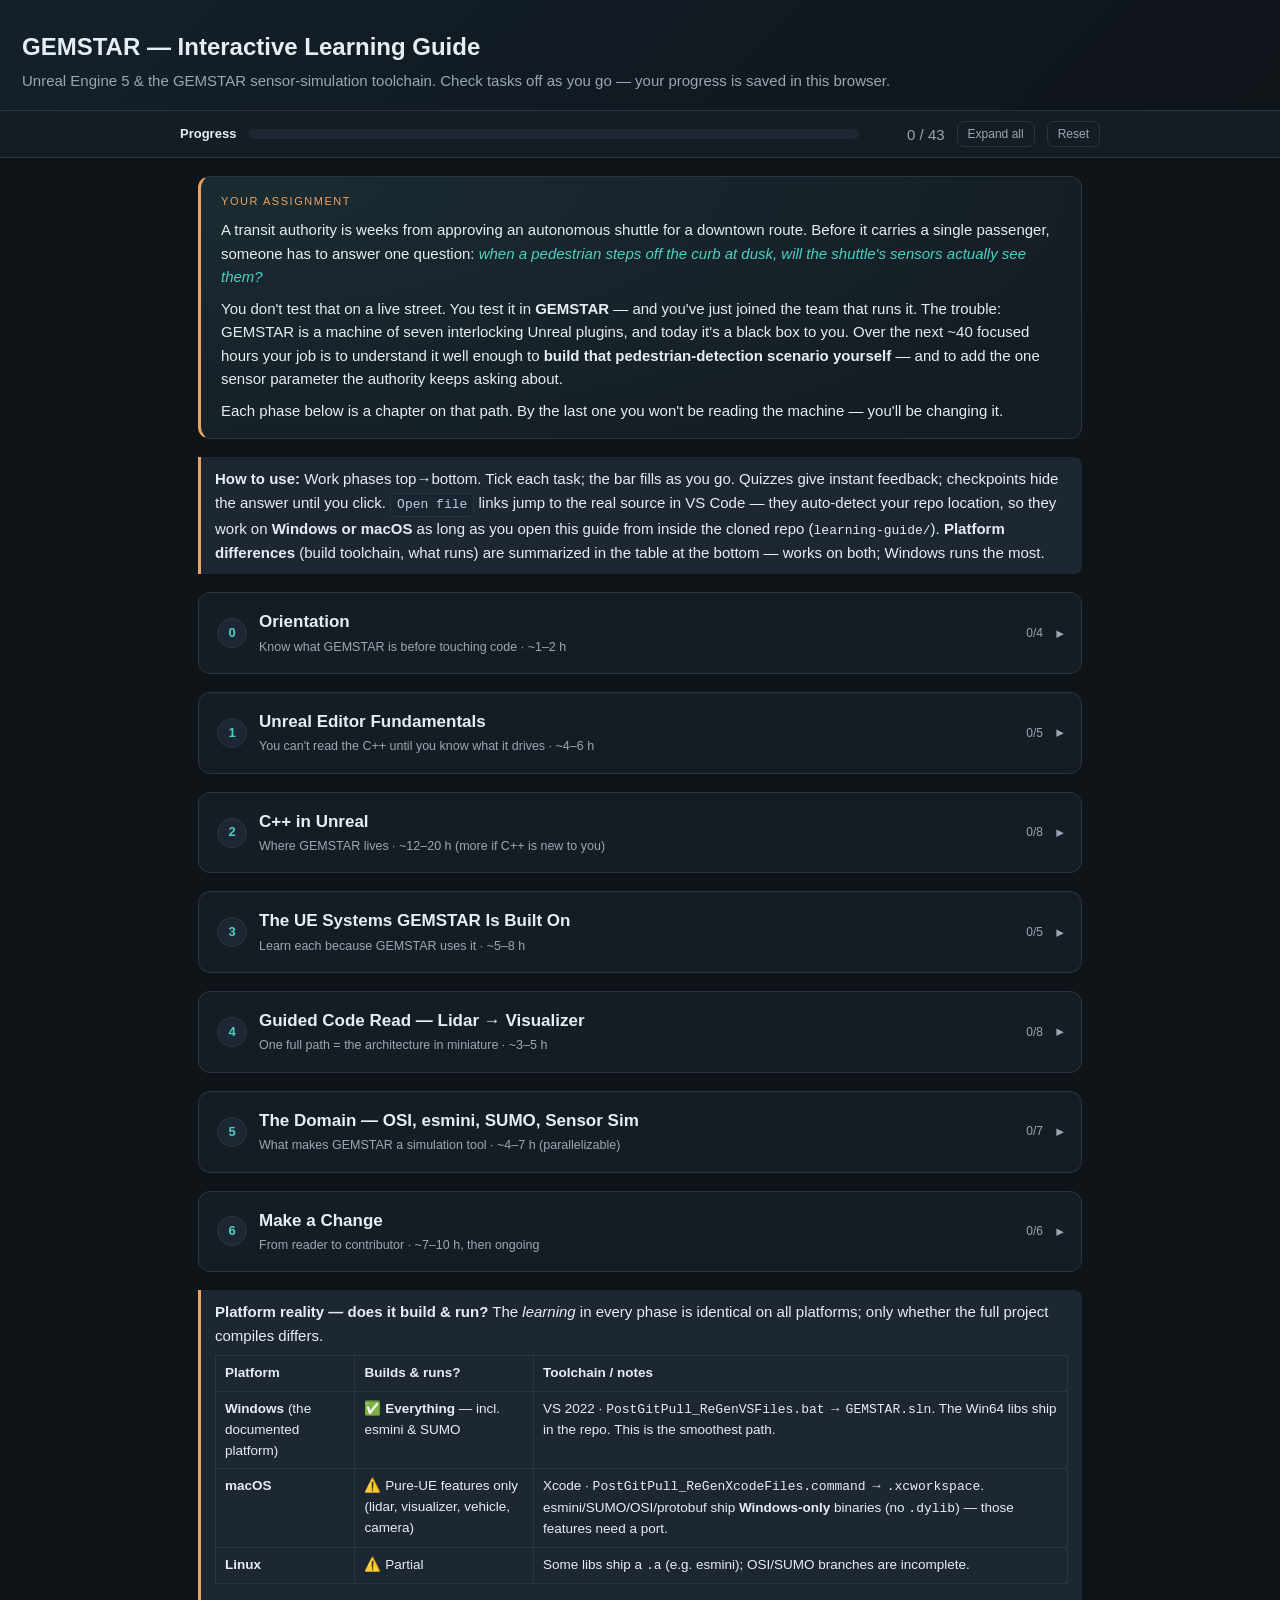
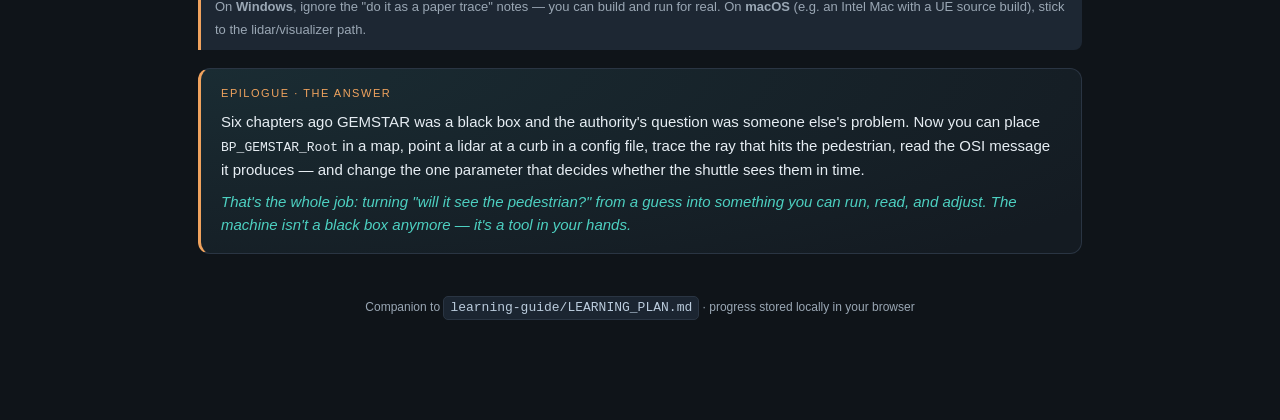
<file: index.html>
<!DOCTYPE html>
<html lang="en">
<head>
<meta charset="utf-8">
<meta name="viewport" content="width=device-width, initial-scale=1">
<title>GEMSTAR · Interactive Learning Guide</title>
<style>
  :root{
    --bg:#0f1419; --panel:#161c24; --panel2:#1d2733; --ink:#e6edf3; --muted:#9aa7b4;
    --accent:#4dd0c1; --accent2:#f0a35e; --line:#2a3543; --ok:#3fb950; --bad:#f85149;
    --code:#1b2531;
  }
  *{box-sizing:border-box}
  html{scroll-behavior:smooth}
  body{margin:0;font:15px/1.55 -apple-system,BlinkMacSystemFont,"Segoe UI",Roboto,sans-serif;
       background:var(--bg);color:var(--ink)}
  a{color:var(--accent)}
  header.hero{padding:28px 22px 18px;background:linear-gradient(135deg,#13202b,#0f1419);
       border-bottom:1px solid var(--line)}
  header.hero h1{margin:0 0 4px;font-size:24px}
  header.hero p{margin:0;color:var(--muted)}
  .wrap{max-width:920px;margin:0 auto;padding:0 18px 80px}

  /* progress */
  .progressbar{position:sticky;top:0;z-index:20;background:var(--panel);
       border-bottom:1px solid var(--line);padding:10px 18px}
  .progressbar .inner{max-width:920px;margin:0 auto;display:flex;align-items:center;gap:12px}
  .bar{flex:1;height:10px;background:var(--panel2);border-radius:6px;overflow:hidden}
  .bar > span{display:block;height:100%;width:0;background:linear-gradient(90deg,var(--accent),var(--accent2));
       transition:width .3s ease}
  .pct{font-variant-numeric:tabular-nums;color:var(--muted);min-width:74px;text-align:right}
  button.reset{background:transparent;border:1px solid var(--line);color:var(--muted);
       border-radius:7px;padding:5px 10px;cursor:pointer;font-size:12px}
  button.reset:hover{color:var(--ink);border-color:var(--accent)}

  /* phase cards */
  .phase{background:var(--panel);border:1px solid var(--line);border-radius:12px;margin:18px 0;overflow:hidden}
  .phase > .head{display:flex;align-items:center;gap:12px;padding:16px 18px;cursor:pointer;user-select:none}
  .phase > .head:hover{background:var(--panel2)}
  .phase .num{flex:0 0 auto;width:30px;height:30px;border-radius:50%;display:grid;place-items:center;
       background:var(--panel2);border:1px solid var(--line);font-weight:700;font-size:13px;color:var(--accent)}
  .phase .titles{flex:1}
  .phase .titles h2{margin:0;font-size:17px}
  .phase .titles .sub{color:var(--muted);font-size:12.5px;margin-top:2px}
  .phase .donecount{font-size:12px;color:var(--muted);font-variant-numeric:tabular-nums}
  .phase .chev{transition:transform .2s;color:var(--muted)}
  .phase.collapsed .chev{transform:rotate(-90deg)}
  .phase.collapsed .body{display:none}
  .body{padding:4px 18px 18px;border-top:1px solid var(--line)}
  .phase.done .num{background:var(--ok);color:#06210e;border-color:var(--ok)}

  h3.kicker{font-size:12px;letter-spacing:.08em;text-transform:uppercase;color:var(--accent2);
       margin:18px 0 8px}
  ul.tasks{list-style:none;padding:0;margin:8px 0}
  ul.tasks li{display:flex;gap:10px;align-items:flex-start;padding:7px 0;border-bottom:1px dashed var(--line)}
  ul.tasks li:last-child{border-bottom:0}
  ul.tasks input{margin-top:3px;width:17px;height:17px;accent-color:var(--accent);cursor:pointer;flex:0 0 auto}
  ul.tasks label{cursor:pointer}
  ul.tasks li.checked label{color:var(--muted);text-decoration:line-through}

  code,.path{font-family:ui-monospace,SFMono-Regular,Menlo,monospace;font-size:13px}
  .path{background:var(--code);border:1px solid var(--line);border-radius:5px;padding:1px 6px;
       color:#bcd; text-decoration:none; display:inline-block}
  a.path:hover{border-color:var(--accent);color:var(--accent)}
  pre{background:var(--code);border:1px solid var(--line);border-radius:9px;padding:12px 14px;
       overflow:auto;font-size:12.5px;line-height:1.5}
  table{border-collapse:collapse;width:100%;margin:10px 0;font-size:13.5px}
  th,td{border:1px solid var(--line);padding:7px 9px;text-align:left;vertical-align:top}
  th{background:var(--panel2)}

  .note{border-left:3px solid var(--accent2);background:var(--panel2);padding:10px 14px;border-radius:0 8px 8px 0;margin:12px 0}
  .note.warn{border-left-color:var(--bad)}

  /* quiz */
  .quiz{background:var(--panel2);border:1px solid var(--line);border-radius:10px;padding:14px 16px;margin:14px 0}
  .quiz .q{font-weight:600;margin-bottom:8px}
  .quiz .opt{display:block;width:100%;text-align:left;background:var(--code);border:1px solid var(--line);
       color:var(--ink);border-radius:8px;padding:9px 12px;margin:6px 0;cursor:pointer;font-size:13.5px}
  .quiz .opt:hover{border-color:var(--accent)}
  .quiz .opt.correct{border-color:var(--ok);background:#11261a}
  .quiz .opt.wrong{border-color:var(--bad);background:#2a1414}
  .quiz .fb{font-size:13px;margin-top:8px;min-height:18px}
  .quiz .fb.ok{color:var(--ok)} .quiz .fb.no{color:var(--bad)}

  /* reveal */
  details.reveal{background:var(--code);border:1px solid var(--line);border-radius:9px;padding:0 14px;margin:12px 0}
  details.reveal summary{cursor:pointer;padding:11px 0;font-weight:600;color:var(--accent)}
  details.reveal[open]{padding-bottom:12px}
  .tag{display:inline-block;font-size:11px;color:var(--muted);border:1px solid var(--line);
       border-radius:20px;padding:1px 9px;margin-left:6px}

  /* video links */
  a.vid{display:flex;align-items:center;gap:11px;text-decoration:none;background:var(--code);
       border:1px solid var(--line);border-radius:9px;padding:9px 12px;margin:6px 0;color:var(--ink)}
  a.vid:hover{border-color:var(--accent2)}
  a.vid .play{flex:0 0 auto;width:27px;height:27px;border-radius:50%;display:grid;place-items:center;
       background:#c4302b;color:#fff;font-size:11px}
  a.vid .meta{flex:1;min-width:0}
  a.vid .meta b{display:block;font-size:13.5px}
  a.vid .meta span{font-size:11.5px;color:var(--muted)}
  a.vid .src{font-size:10.5px;color:var(--muted);border:1px solid var(--line);border-radius:20px;
       padding:1px 8px;flex:0 0 auto;white-space:nowrap}

  /* walkthrough button */
  a.walk{display:inline-flex;align-items:center;gap:8px;text-decoration:none;margin:10px 0 4px;
       background:linear-gradient(135deg,#1c3a39,#16252b);border:1px solid var(--accent);
       color:var(--accent);border-radius:9px;padding:9px 14px;font-size:13.5px;font-weight:600}
  a.walk:hover{background:linear-gradient(135deg,#23514e,#1a2d34)}
  a.walk .arrow{font-size:16px}

  /* story */
  .story{background:radial-gradient(120% 140% at 0% 0%,#1a2c33,#141b22);border:1px solid var(--line);
       border-left:3px solid var(--accent2);border-radius:12px;padding:16px 20px;margin:18px 0}
  .story .label{font-size:11px;letter-spacing:.14em;text-transform:uppercase;color:var(--accent2);margin-bottom:8px}
  .story p{margin:0 0 9px}
  .story p:last-child{margin-bottom:0}
  .story .q{color:var(--accent);font-style:italic}
  .chapter{border-left:3px solid var(--accent);background:var(--panel2);border-radius:0 8px 8px 0;
       padding:10px 14px;margin:2px 0 14px;font-size:14px}
  .chapter .ch{display:block;font-size:11px;letter-spacing:.1em;text-transform:uppercase;color:var(--accent);
       margin-bottom:3px;font-weight:700}
  .chapter .beat{color:var(--ink)}
  .chapter .arc{color:var(--muted);font-style:italic}
  footer{color:var(--muted);font-size:12px;text-align:center;padding:24px}
</style>
</head>
<body>
<header class="hero">
  <h1>GEMSTAR — Interactive Learning Guide</h1>
  <p>Unreal Engine 5 &amp; the GEMSTAR sensor-simulation toolchain. Check tasks off as you go — your progress is saved in this browser.</p>
</header>

<div class="progressbar">
  <div class="inner">
    <strong style="font-size:13px">Progress</strong>
    <div class="bar"><span id="barfill"></span></div>
    <span class="pct" id="pct">0 / 0</span>
    <button class="reset" id="toggleAllBtn">Expand all</button>
    <button class="reset" id="resetBtn">Reset</button>
  </div>
</div>

<div class="wrap">

  <div class="story">
    <div class="label">Your assignment</div>
    <p>A transit authority is weeks from approving an autonomous shuttle for a downtown route. Before it carries a
    single passenger, someone has to answer one question: <span class="q">when a pedestrian steps off the curb at dusk,
    will the shuttle's sensors actually see them?</span></p>
    <p>You don't test that on a live street. You test it in <b>GEMSTAR</b> — and you've just joined the team that runs it.
    The trouble: GEMSTAR is a machine of seven interlocking Unreal plugins, and today it's a black box to you. Over the
    next ~40 focused hours your job is to understand it well enough to <b>build that pedestrian-detection scenario
    yourself</b> — and to add the one sensor parameter the authority keeps asking about.</p>
    <p>Each phase below is a chapter on that path. By the last one you won't be reading the machine — you'll be changing it.</p>
  </div>

  <div class="note">
    <strong>How to use:</strong> Work phases top→bottom. Tick each task; the bar fills as you go.
    Quizzes give instant feedback; checkpoints hide the answer until you click.
    <span class="path">Open file</span> links jump to the real source in VS Code — they auto-detect your repo location, so they
    work on <b>Windows or macOS</b> as long as you open this guide from inside the cloned repo (<code>learning-guide/</code>).
    <b>Platform differences</b> (build toolchain, what runs) are summarized in the table at the bottom — works on both;
    Windows runs the most.
  </div>

  <!-- ============ PHASE 0 ============ -->
  <section class="phase collapsed" data-id="p0">
    <div class="head">
      <div class="num">0</div>
      <div class="titles"><h2>Orientation</h2><div class="sub">Know what GEMSTAR is before touching code · ~1–2 h</div></div>
      <span class="donecount"></span><span class="chev">▾</span>
    </div>
    <div class="body">
      <div class="chapter"><span class="ch">Chapter 0 · The Black Box</span><span class="beat">You're handed GEMSTAR and the authority's question. Before you can answer it, you need the <span class="arc">shape of the machine</span> — what the seven plugins are, and how data flows from a simulator to a sensor to a log.</span></div>
      <h3 class="kicker">Goal</h3>
      <p>Understand what GEMSTAR is and how its pieces relate. It is <strong>not a game</strong> — it's a set of
      Unreal Engine plugins for sensor &amp; traffic simulation, glued together by one shared interfaces plugin,
      configured by <code>.ini</code> files, communicating via <strong>OSI</strong> messages.</p>

      <h3 class="kicker">Tasks</h3>
      <ul class="tasks">
        <li><input type="checkbox"><label>Read <a class="path" data-file="README.md" href="../README.md">README.md</a> end to end</label></li>
        <li><input type="checkbox"><label>Open <a class="path" data-file="GEMSTAR_Architecture.drawio" href="../GEMSTAR_Architecture.drawio">GEMSTAR_Architecture.drawio</a> (drawio extension or app.diagrams.net)</label></li>
        <li><input type="checkbox"><label>Skim the plugin list in <a class="path" data-file="GEMSTAR.uproject" href="../GEMSTAR.uproject">GEMSTAR.uproject</a> — 7 GameFeature plugins + GEMSTAR_Interfaces</label></li>
        <li><input type="checkbox"><label>Study the data-flow diagram below until you can redraw it</label></li>
      </ul>

      <h3 class="kicker">Data flow (the whole system in one picture)</h3>
<pre>esmini / SUMO ──vehicle state──▶ AEsminiManager / ASUMOManager
                                       │ (IVehicleDataDispatcher)
                                       ▼
                                AVehicleManager ─▶ spawns/updates Chaos vehicles
SUMO ──traffic lights──▶ (ITrafficLightDataDispatcher) ─▶ traffic light actors

Camera / Lidar managers ─spawn sensors─▶ images / raycast point clouds
                                       │ (ISensorDataUpdate)
                       ┌───────────────┴───────────────┐
                       ▼                                ▼
                 ALogManager                     AVisualizerManager
        (OSI GroundTruth + SensorView           (renders point cloud
         → binary trace in Output/)              in the viewport)

AGEMSTARRoot ─ orchestrates all managers via IGEMSTARManager + DefaultGemstar.ini</pre>

      <div class="quiz" data-answer="1">
        <div class="q">Which statement best describes GEMSTAR's architecture?</div>
        <button class="opt">A single monolithic game module with everything inside.</button>
        <button class="opt">Feature plugins that depend only on a shared interfaces plugin, never on each other.</button>
        <button class="opt">Each plugin directly calls every other plugin's classes.</button>
        <div class="fb"></div>
      </div>

      <details class="reveal"><summary>Checkpoint — reveal model answer</summary>
        Simulators (esmini/SUMO) <em>produce</em> vehicle &amp; traffic-light data through dispatchers;
        consumers (vehicle manager, logger, visualizer) <em>subscribe</em> via update interfaces. Sensors
        (camera/lidar) produce sensor data that the logger writes as OSI traces and the visualizer renders.
        <code>AGEMSTARRoot</code> reads <code>DefaultGemstar.ini</code> and wires it all together. Plugins
        couple only to <code>gemstar_interfaces</code>.
      </details>
    </div>
  </section>

  <!-- ============ PHASE 1 ============ -->
  <section class="phase collapsed" data-id="p1">
    <div class="head">
      <div class="num">1</div>
      <div class="titles"><h2>Unreal Editor Fundamentals</h2><div class="sub">You can't read the C++ until you know what it drives · ~4–6 h</div></div>
      <span class="donecount"></span><span class="chev">▾</span>
    </div>
    <div class="body">
      <div class="chapter"><span class="ch">Chapter 1 · Learning to See</span><span class="beat">You can't read a machine's mind before you've walked its world. Open the editor, place objects, press play — <span class="arc">learn what the C++ is actually driving</span> before you read a line of it.</span></div>
      <h3 class="kicker">Concepts</h3>
      <p>Actors · Components · Level/World · the game loop (<code>Tick</code>) · Blueprints · Content Browser ·
      maps (<code>.umap</code>) · DataTables · Play-In-Editor (PIE) · Output Log · console (<code>~</code>).</p>
      <h3 class="kicker">Resources</h3>
      <ul class="tasks">
        <li><input type="checkbox"><label>Epic — “Your First Hour in Unreal Engine” (dev.epicgames.com/learning)</label></li>
        <li><input type="checkbox"><label>Epic — “Understanding the Basics” docs</label></li>
      </ul>
      <h3 class="kicker">▶ Watch</h3>
      <a class="vid" target="_blank" rel="noopener" href="https://dev.epicgames.com/community/learning/courses/3ke/your-first-hour-in-unreal-engine-5-2">
        <span class="play">▶</span>
        <span class="meta"><b>Your First Hour in Unreal Engine</b><span>Epic's official hands-on video course — build a small game, learn the editor end to end. The single best practical starting point.</span></span>
        <span class="src">Epic · course</span>
      </a>
      <h3 class="kicker">Exercises (in a scratch project, not GEMSTAR)</h3>
      <a class="walk" href="exercises/phase1.html"><span class="arrow">▸</span> Open step-by-step walkthrough (3 exercises, full instructions)</a>
      <ul class="tasks">
        <li><input type="checkbox"><label>New empty Blueprint project; make a cube rotate via Blueprint</label></li>
        <li><input type="checkbox"><label>Blueprint Actor that logs on <code>BeginPlay</code> and every <code>Tick</code></label></li>
        <li><input type="checkbox"><label>Make a DataTable and read a row in Blueprint (vehicle feature uses this pattern)</label></li>
      </ul>
      <div class="quiz" data-answer="0">
        <div class="q">An Actor vs a Component?</div>
        <button class="opt">An Actor is placeable in a level; Components are attached to Actors to add behavior/data.</button>
        <button class="opt">They're identical; the words are interchangeable.</button>
        <button class="opt">A Component is placeable in a level; Actors only live inside Components.</button>
        <div class="fb"></div>
      </div>
      <details class="reveal"><summary>Checkpoint — reveal</summary>
        <code>BeginPlay</code> runs once when play starts (init); <code>Tick</code> runs every frame
        (per-frame updates). Simulator managers step their sims in <code>Tick</code>.
      </details>
    </div>
  </section>

  <!-- ============ PHASE 2 ============ -->
  <section class="phase collapsed" data-id="p2">
    <div class="head">
      <div class="num">2</div>
      <div class="titles"><h2>C++ in Unreal</h2><div class="sub">Where GEMSTAR lives · ~12–20 h (more if C++ is new to you)</div></div>
      <span class="donecount"></span><span class="chev">▾</span>
    </div>
    <div class="body">
      <div class="chapter"><span class="ch">Chapter 2 · The Contracts</span><span class="beat">GEMSTAR's parts are strangers to each other — they cooperate only through written <span class="arc">contracts</span> (interfaces). Learn the language those contracts are written in and you can read any of them.</span></div>
      <h3 class="kicker">Concepts (UE-specific, not plain C++)</h3>
      <p>Reflection macros <code>UCLASS / UPROPERTY / UFUNCTION / USTRUCT / UENUM</code> · garbage collection &amp;
      <code>UObject</code> ownership · Actor lifecycle in C++ · <strong>UInterfaces</strong> (the central pattern here) ·
      <strong>spawning &amp; casting</strong> (<code>SpawnActor</code>, <code>Cast&lt;&gt;</code>, <code>GetOwner</code>,
      <code>UActorComponent</code> — the building blocks of GEMSTAR's loader pattern, exercised hands-on in Phase 3) ·
      modules &amp; <code>.Build.cs</code>/<code>.Target.cs</code> · <code>UE_LOG</code> (5.7 validates format strings at compile time).</p>
      <h3 class="kicker">Resources</h3>
      <ul class="tasks">
        <li><input type="checkbox"><label>Epic — “Programming with C++” + “Gameplay Architecture”</label></li>
        <li><input type="checkbox"><label>Tom Looman's UE C++ material (intermediate)</label></li>
      </ul>
      <h3 class="kicker">▶ Watch</h3>
      <a class="vid" target="_blank" rel="noopener" href="https://www.youtube.com/watch?v=IaU2Hue-ApI">
        <span class="play">▶</span>
        <span class="meta"><b>The Unreal Engine Game Framework: From int main() to BeginPlay</b><span>Alex Forsythe. The clearest explanation of how UE's object/actor/world model actually fits together — exactly the mental model you need to read <code>AGEMSTARRoot</code> and the managers.</span></span>
        <span class="src">YouTube</span>
      </a>
      <a class="vid" target="_blank" rel="noopener" href="https://tomlooman.com/unreal-engine-cpp-guide/">
        <span class="play">▶</span>
        <span class="meta"><b>Unreal Engine 5 C++ Complete Guide</b><span>Tom Looman. Free written+video reference covering pointers, interfaces, macros, delegates, modules — the exact constructs used throughout GEMSTAR.</span></span>
        <span class="src">tomlooman.com</span>
      </a>
      <h3 class="kicker">Exercises (scratch project)</h3>
      <a class="walk" href="exercises/phase2.html"><span class="arrow">▸</span> Open step-by-step walkthrough (with full C++ code)</a>
      <ul class="tasks">
        <li><input type="checkbox"><label>C++ <code>AActor</code> subclass with a <code>UPROPERTY(EditAnywhere)</code> float, editable in editor</label></li>
        <li><input type="checkbox"><label>Define a <code>UINTERFACE</code>, implement it on an Actor, call it through the interface pointer</label></li>
        <li><input type="checkbox"><label>Two modules where one depends on the other via <code>.Build.cs</code></label></li>
      </ul>
      <h3 class="kicker">Read GEMSTAR code (easy → hard)</h3>
      <ul class="tasks">
        <li><input type="checkbox"><label><a class="path" data-file="Source/GEMSTAR/GEMSTAR.Build.cs" href="../Source/GEMSTAR/GEMSTAR.Build.cs">GEMSTAR.Build.cs</a> + the near-empty game module (warm-up)</label></li>
        <li><input type="checkbox"><label><a class="path" data-file="Plugins/gemstar_interfaces/Source/GEMSTAR_Interfaces/Public/GEMSTARManager.h" href="../Plugins/gemstar_interfaces/Source/GEMSTAR_Interfaces/Public/GEMSTARManager.h">GEMSTARManager.h</a> — the core <code>IGEMSTARManager</code> interface</label></li>
        <li><input type="checkbox"><label><a class="path" data-file="Plugins/gemstar_interfaces/Source/GEMSTAR_Interfaces/Public/GEMSTARRoot.h" href="../Plugins/gemstar_interfaces/Source/GEMSTAR_Interfaces/Public/GEMSTARRoot.h">GEMSTARRoot.h</a> + <a class="path" data-file="Plugins/gemstar_interfaces/Source/GEMSTAR_Interfaces/Private/GEMSTARRoot.cpp" href="../Plugins/gemstar_interfaces/Source/GEMSTAR_Interfaces/Private/GEMSTARRoot.cpp">GEMSTARRoot.cpp</a> — the orchestrator</label></li>
      </ul>
      <div class="quiz" data-answer="2">
        <div class="q">Why does GEMSTAR lean so heavily on UInterfaces?</div>
        <button class="opt">Because UE forbids inheritance.</button>
        <button class="opt">To make the code run faster at runtime.</button>
        <button class="opt">To decouple plugins — managers talk through contracts, not concrete classes, so features stay independent.</button>
        <div class="fb"></div>
      </div>
      <details class="reveal"><summary>Checkpoint — reveal</summary>
        A UE interface (<code>UINTERFACE</code> + <code>I...</code> class) integrates with the reflection/Blueprint
        system and can be implemented by <code>UObject</code>s and queried at runtime — unlike a plain C++ abstract
        class. GEMSTAR uses them so a producer (e.g. <code>ASUMOManager</code>) only knows the
        <code>IVehicleDataDispatcher</code> contract, never the consumer's concrete type.
      </details>
    </div>
  </section>

  <!-- ============ PHASE 3 ============ -->
  <section class="phase collapsed" data-id="p3">
    <div class="head">
      <div class="num">3</div>
      <div class="titles"><h2>The UE Systems GEMSTAR Is Built On</h2><div class="sub">Learn each because GEMSTAR uses it · ~5–8 h</div></div>
      <span class="donecount"></span><span class="chev">▾</span>
    </div>
    <div class="body">
      <div class="chapter"><span class="ch">Chapter 3 · Ignition</span><span class="beat">A feature sits dormant until something sparks it. Follow the <span class="arc">loader</span> that wakes each one — the small component that, on a single config flag, brings a sensor to life.</span></div>
      <table>
        <tr><th>System</th><th>Why it matters here</th></tr>
        <tr><td>Plugins (<code>.uplugin</code>, load phases)</td><td>Every feature is a plugin (<code>ExplicitlyLoaded</code> GameFeature plugin) — this handles <em>loading</em> the code/content</td></tr>
        <tr><td><b>Loader-component pattern</b> (<code>UActorComponent</code> + <code>SpawnActor</code> + <code>Cast&lt;&gt;</code>)</td><td><b>How GEMSTAR actually initializes a feature</b> — a <code>GEMSTAR_*_Loader</code> component on the Root spawns &amp; configures the manager. <em>Learn this — it's the real entry point.</em></td></tr>
        <tr><td>Config / <code>.ini</code></td><td><code>DefaultGemstar.ini</code> + the Root's <code>Use*</code> bools decide which loaders spawn their manager</td></tr>
        <tr><td>DataTables</td><td>Vehicle type → Blueprint mapping (vehicle feature)</td></tr>
        <tr><td>Chaos Vehicles</td><td>Physics vehicles</td></tr>
        <tr><td>Scene Capture / Render Targets</td><td>Camera image capture</td></tr>
        <tr><td>Line traces / raycasts</td><td>Lidar point generation</td></tr>
      </table>

      <div class="note warn"><b>Important — don't be misled by the standard tutorials.</b> The idiomatic Unreal way to
      initialize a Game Feature is a <code>UGameFeatureAction</code> attached to a <code>GameFeatureData</code> asset
      (that's what the videos below teach). <b>GEMSTAR does NOT use that.</b> Instead each feature has a
      <code>GEMSTAR_*_Loader</code> that is a plain <code>UActorComponent</code> on <code>BP_GEMSTAR_Root</code>; on
      <code>BeginPlay</code> it casts the owner to <code>AGEMSTARRoot</code>, checks a <code>Use*</code> bool, and
      <code>SpawnActor</code>s the manager. Learn the standard way for context, but the walkthrough teaches the pattern
      GEMSTAR <em>actually</em> uses. (The “Standard vs GEMSTAR” subsection in the walkthrough lays them side by side.)</div>

      <h3 class="kicker">Tasks</h3>
      <ul class="tasks">
        <li><input type="checkbox"><label>Read Epic — “Game Features and Modular Gameplay” (context: the <em>standard</em> approach)</label></li>
        <li><input type="checkbox"><label>Read Epic — “Configuration Files” docs</label></li>
        <li><input type="checkbox"><label>Open <a class="path" data-file="Config/DefaultGemstar.ini" href="../Config/DefaultGemstar.ini">DefaultGemstar.ini</a> and <a class="path" data-file="Plugins/GameFeatures/ue_lidar_feature/Resources/GemstarLidarTest.ini" href="../Plugins/GameFeatures/ue_lidar_feature/Resources/GemstarLidarTest.ini">GemstarLidarTest.ini</a></label></li>
        <li><input type="checkbox"><label>Read <a class="path" data-file="Plugins/GameFeatures/ue_lidar_feature/Source/ue_lidar_featureRuntime/Private/GEMSTAR_Lidar_Loader.cpp" href="../Plugins/GameFeatures/ue_lidar_feature/Source/ue_lidar_featureRuntime/Private/GEMSTAR_Lidar_Loader.cpp">GEMSTAR_Lidar_Loader.cpp</a> — the <em>actual</em> loader pattern (<code>UActorComponent</code> → <code>Cast</code> → <code>SpawnActor</code> → <code>Configure</code>)</label></li>
        <li><input type="checkbox"><label>Build a toy loader component that mirrors it (in the walkthrough)</label></li>
      </ul>
      <a class="walk" href="exercises/phase3.html"><span class="arrow">▸</span> Open step-by-step walkthrough (real loader pattern + standard-vs-GEMSTAR + config)</a>
      <h3 class="kicker">▶ Watch</h3>
      <a class="vid" target="_blank" rel="noopener" href="https://www.youtube.com/watch?v=3PBnqC7TxvM">
        <span class="play">▶</span>
        <span class="meta"><b>Modular Game Features in UE5: plug ‘n play, the Unreal way</b><span>Epic's official overview of the GameFeature plugin system (used here for plugin <em>loading</em>). Note: it teaches GameFeatureActions for init — GEMSTAR uses a loader component instead.</span></span>
        <span class="src">Epic · YouTube</span>
      </a>
      <a class="vid" target="_blank" rel="noopener" href="https://www.youtube.com/watch?v=HgnkfFWoHwk">
        <span class="play">▶</span>
        <span class="meta"><b>Getting started with Modular Game Features in Unreal Engine 5</b><span>Short hands-on intro to the standard system — useful context for the “standard vs GEMSTAR” comparison in the walkthrough.</span></span>
        <span class="src">YouTube</span>
      </a>
      <details class="reveal"><summary>Checkpoint — reveal</summary>
        At startup, each enabled feature's <code>GEMSTAR_*_Loader</code> <b>component</b> on <code>BP_GEMSTAR_Root</code>
        runs <code>BeginPlay</code>: it <code>Cast&lt;AGEMSTARRoot&gt;</code>s its owner, checks the matching <code>Use*</code>
        bool (e.g. <code>UseLidar</code>), and if true <code>SpawnActor</code>s the manager and calls
        <code>RegisterManagerAndGetConfiguration</code> + <code>Configure</code>. The GameFeature plugin system only
        <em>loaded</em> the plugin; this component does the wiring. (Not a <code>UGameFeatureAction</code>.)
      </details>
    </div>
  </section>

  <!-- ============ PHASE 4 ============ -->
  <section class="phase collapsed" data-id="p4">
    <div class="head">
      <div class="num">4</div>
      <div class="titles"><h2>Guided Code Read — Lidar → Visualizer</h2><div class="sub">One full path = the architecture in miniature · ~3–5 h</div></div>
      <span class="donecount"></span><span class="chev">▾</span>
    </div>
    <div class="body">
      <div class="chapter"><span class="ch">Chapter 4 · Following the Beam</span><span class="beat">The payoff. Trace one lidar ray from a number in a config file to a glowing dot on screen — <span class="arc">your pedestrian-detection scenario in miniature</span>, the exact path the assignment runs on.</span></div>
      <p>This single trace touches Actors, interfaces, dispatchers, config, and the OSI flow. Mac-friendly: you can
      do it as a paper trace even without a working build.</p>
<pre>GemstarLidarTest.ini      (config: rays, FOV, range, mounting)
      │
      ▼
AGEMSTARRoot              reads config, registers managers
      │ (IGEMSTARManager)
      ▼
ALidarSensorManager       spawns sensors from FSensorConfigData
      │
      ▼
SimpleLidar               raycasts → point cloud
      │ (ISensorDataUpdate dispatcher)
      ▼
AVisualizerManager → PointCloudVisualizer   renders points</pre>
      <h3 class="kicker">Read, in order</h3>
      <ul class="tasks">
        <li><input type="checkbox"><label><a class="path" data-file="Plugins/GameFeatures/ue_lidar_feature/Resources/GemstarLidarTest.ini" href="../Plugins/GameFeatures/ue_lidar_feature/Resources/GemstarLidarTest.ini">GemstarLidarTest.ini</a> — the inputs</label></li>
        <li><input type="checkbox"><label><a class="path" data-file="Plugins/GameFeatures/ue_lidar_feature/Source/ue_lidar_featureRuntime/Public/LidarSensorManager.h" href="../Plugins/GameFeatures/ue_lidar_feature/Source/ue_lidar_featureRuntime/Public/LidarSensorManager.h">LidarSensorManager.h</a> / <a class="path" data-file="Plugins/GameFeatures/ue_lidar_feature/Source/ue_lidar_featureRuntime/Private/LidarSensorManager.cpp" href="../Plugins/GameFeatures/ue_lidar_feature/Source/ue_lidar_featureRuntime/Private/LidarSensorManager.cpp">.cpp</a> — config parse + spawn</label></li>
        <li><input type="checkbox"><label><a class="path" data-file="Plugins/GameFeatures/ue_lidar_feature/Source/ue_lidar_featureRuntime/Public/SimpleLidar.h" href="../Plugins/GameFeatures/ue_lidar_feature/Source/ue_lidar_featureRuntime/Public/SimpleLidar.h">SimpleLidar.h</a> / <a class="path" data-file="Plugins/GameFeatures/ue_lidar_feature/Source/ue_lidar_featureRuntime/Private/SimpleLidar.cpp" href="../Plugins/GameFeatures/ue_lidar_feature/Source/ue_lidar_featureRuntime/Private/SimpleLidar.cpp">.cpp</a> — the raycasting sensor</label></li>
        <li><input type="checkbox"><label><a class="path" data-file="Plugins/gemstar_interfaces/Source/GEMSTAR_Interfaces/Public/SensorDataDispatcher.h" href="../Plugins/gemstar_interfaces/Source/GEMSTAR_Interfaces/Public/SensorDataDispatcher.h">SensorDataDispatcher.h</a> + <a class="path" data-file="Plugins/gemstar_interfaces/Source/GEMSTAR_Interfaces/Public/SensorDataUpdate.h" href="../Plugins/gemstar_interfaces/Source/GEMSTAR_Interfaces/Public/SensorDataUpdate.h">SensorDataUpdate.h</a> — the pub-sub link</label></li>
        <li><input type="checkbox"><label><a class="path" data-file="Plugins/GameFeatures/ue_visualizer_feature/Source/ue_visualizer_featureRuntime/Public/VisualizerManager.h" href="../Plugins/GameFeatures/ue_visualizer_feature/Source/ue_visualizer_featureRuntime/Public/VisualizerManager.h">VisualizerManager.h</a> + <a class="path" data-file="Plugins/GameFeatures/ue_visualizer_feature/Source/ue_visualizer_featureRuntime/Public/PointCloudVisualizer.h" href="../Plugins/GameFeatures/ue_visualizer_feature/Source/ue_visualizer_featureRuntime/Public/PointCloudVisualizer.h">PointCloudVisualizer.h</a></label></li>
        <li><input type="checkbox"><label>Annotate each file: what data enters, what leaves</label></li>
      </ul>
      <a class="walk" href="exercises/phase4.html"><span class="arrow">▸</span> Open guided code-read worksheet (6 stations + predict/check)</a>

      <div class="note"><b>Shortcut into the code:</b> each feature ships a <code>*Tester</code> / <code>*Mockup</code> class
      (e.g. <a class="path" data-file="Plugins/GameFeatures/ue_lidar_feature/Source/ue_lidar_featureRuntime/Public/LidarSensorTester.h" href="../Plugins/GameFeatures/ue_lidar_feature/Source/ue_lidar_featureRuntime/Public/LidarSensorTester.h">LidarSensorTester.h</a>,
      <a class="path" data-file="Plugins/GameFeatures/ue_logger_feature/Source/ue_logger_featureRuntime/Public/SensorSpawnerMockup.h" href="../Plugins/GameFeatures/ue_logger_feature/Source/ue_logger_featureRuntime/Public/SensorSpawnerMockup.h">SensorSpawnerMockup.h</a>)
      that implement the dispatcher/update interfaces directly. They're the easiest standalone way to see one side of the
      pub-sub in isolation — read one alongside the trace.</div>

      <h3 class="kicker">Then trace these yourself (same shape, different producer/consumer)</h3>
      <ul class="tasks">
        <li><input type="checkbox"><label><b>Camera path:</b> <a class="path" data-file="Plugins/GameFeatures/ue_camera_feature/Source/ue_camera_featureRuntime/Public/CameraSensorManager.h" href="../Plugins/GameFeatures/ue_camera_feature/Source/ue_camera_featureRuntime/Public/CameraSensorManager.h">CameraSensorManager.h</a> → <a class="path" data-file="Plugins/GameFeatures/ue_camera_feature/Source/ue_camera_featureRuntime/Public/CameraSensor.h" href="../Plugins/GameFeatures/ue_camera_feature/Source/ue_camera_featureRuntime/Public/CameraSensor.h">CameraSensor.h</a> — SceneCapture → RenderTarget instead of raycasts</label></li>
        <li><input type="checkbox"><label><b>Vehicle path:</b> <a class="path" data-file="Plugins/GameFeatures/ue_vehicle_feature/Source/ue_vehicle_featureRuntime/Public/VehicleManager.h" href="../Plugins/GameFeatures/ue_vehicle_feature/Source/ue_vehicle_featureRuntime/Public/VehicleManager.h">VehicleManager.h</a> + <a class="path" data-file="Plugins/GameFeatures/ue_vehicle_feature/Source/ue_vehicle_featureRuntime/Public/VehicleTableRow.h" href="../Plugins/GameFeatures/ue_vehicle_feature/Source/ue_vehicle_featureRuntime/Public/VehicleTableRow.h">VehicleTableRow.h</a> — DataTable lookup → <code>SpawnActor</code> a Chaos vehicle; it <em>consumes</em> <code>IVehicleDataUpdate</code> from a simulator</label></li>
      </ul>

      <div class="quiz" data-answer="1">
        <div class="q">How does <code>SimpleLidar</code>'s point cloud reach the visualizer?</div>
        <button class="opt">The visualizer directly calls a method on the lidar class.</button>
        <button class="opt">Via the <code>ISensorDataUpdate</code> dispatcher — the visualizer subscribed as a receiver.</button>
        <button class="opt">It's written to a file the visualizer polls.</button>
        <div class="fb"></div>
      </div>
      <div class="note">No video for this phase — it's a read of <em>this</em> repo's code, which no external tutorial covers. The hands-on practice <em>is</em> the guided trace above. Phase 2's “int main() to BeginPlay” video is the best companion if the actor/lifecycle parts feel unclear.</div>
      <details class="reveal"><summary>Checkpoint — reveal</summary>
        You should be able to draw the diagram above from memory and name the exact class/file at each arrow:
        ini → <code>AGEMSTARRoot</code> → <code>ALidarSensorManager</code> → <code>SimpleLidar</code> →
        <code>SensorDataDispatcher</code>/<code>ISensorDataUpdate</code> → <code>AVisualizerManager</code> →
        <code>PointCloudVisualizer</code>.
      </details>
    </div>
  </section>

  <!-- ============ PHASE 5 ============ -->
  <section class="phase collapsed" data-id="p5">
    <div class="head">
      <div class="num">5</div>
      <div class="titles"><h2>The Domain — OSI, esmini, SUMO, Sensor Sim</h2><div class="sub">What makes GEMSTAR a simulation tool · ~4–7 h (parallelizable)</div></div>
      <span class="donecount"></span><span class="chev">▾</span>
    </div>
    <div class="body">
      <div class="chapter"><span class="ch">Chapter 5 · The Common Tongue</span><span class="beat">A detection only matters if the outside world can hear it. GEMSTAR speaks <span class="arc">OSI</span> — the shared language of simulation. Learn how it translates a ray into a message any tool can read.</span></div>
      <h3 class="kicker">Tasks</h3>
      <ul class="tasks">
        <li><input type="checkbox"><label><strong>OSI</strong>: skim docs; understand <code>GroundTruth</code>, <code>SensorView</code>, <code>SensorData</code>, <code>TrafficUpdate</code></label></li>
        <li><input type="checkbox"><label>Browse the message headers in <a class="path" data-file="Plugins/gemstar_interfaces/ThirdParty/osi3/include/osi3/osi_sensorview.pb.h" href="../Plugins/gemstar_interfaces/ThirdParty/osi3/include/osi3/osi_sensorview.pb.h">osi_sensorview.pb.h</a>, <a class="path" data-file="Plugins/gemstar_interfaces/ThirdParty/osi3/include/osi3/osi_groundtruth.pb.h" href="../Plugins/gemstar_interfaces/ThirdParty/osi3/include/osi3/osi_groundtruth.pb.h">osi_groundtruth.pb.h</a></label></li>
        <li><input type="checkbox"><label>Read <a class="path" data-file="Plugins/gemstar_interfaces/Source/GEMSTAR_Interfaces/Public/Utils/ToOSI.h" href="../Plugins/gemstar_interfaces/Source/GEMSTAR_Interfaces/Public/Utils/ToOSI.h">ToOSI.h</a> / <a class="path" data-file="Plugins/gemstar_interfaces/Source/GEMSTAR_Interfaces/Private/Utils/ToOSI.cpp" href="../Plugins/gemstar_interfaces/Source/GEMSTAR_Interfaces/Private/Utils/ToOSI.cpp">ToOSI.cpp</a> — the UE→OSI bridge (heart of the integration)</label></li>
        <li><input type="checkbox"><label><strong>Protobuf</strong>: short intro (messages, fields, serialization). <code>.pb.h</code> are generated.</label></li>
        <li><input type="checkbox"><label><strong>esmini</strong>: what are <code>.xosc</code> (scenario) &amp; <code>.xodr</code> (road) files</label></li>
        <li><input type="checkbox"><label><strong>SUMO</strong>: the <code>libsumo</code> API concept (vehicles + lights stepped each tick)</label></li>
        <li><input type="checkbox"><label>Domain: co-simulation, ODD/ODD validation, lidar/camera/radar modeling</label></li>
      </ul>
      <a class="walk" href="exercises/phase5.html"><span class="arrow">▸</span> Open OSI / domain worksheet (4 read-and-inspect exercises)</a>
      <h3 class="kicker">▶ Watch — these tools are easiest to grasp in motion</h3>
      <a class="vid" target="_blank" rel="noopener" href="https://www.youtube.com/watch?v=0YmUlLM8III">
        <span class="play">▶</span>
        <span class="meta"><b>Introduction to ASAM OSI</b><span>What OSI is and how it carries data between models in a co-simulation — the standard every GEMSTAR message serializes to.</span></span>
        <span class="src">YouTube</span>
      </a>
      <a class="vid" target="_blank" rel="noopener" href="https://www.youtube.com/watch?v=v8WMqEM2U74">
        <span class="play">▶</span>
        <span class="meta"><b>ASAM OSI trace file</b><span>Directly relevant: GEMSTAR's logger writes OSI trace files to <code>Output/</code>. This shows what they are and how they're read back.</span></span>
        <span class="src">YouTube</span>
      </a>
      <a class="vid" target="_blank" rel="noopener" href="https://www.youtube.com/watch?v=pDUVFuMyR5o">
        <span class="play">▶</span>
        <span class="meta"><b>OpenDRIVE Visualization with esmini</b><span>See esmini play OpenDRIVE/OpenSCENARIO — the scenario engine behind <code>ue_esmini_feature</code>.</span></span>
        <span class="src">YouTube</span>
      </a>
      <a class="vid" target="_blank" rel="noopener" href="https://www.youtube.com/playlist?list=PLAk8GOoajG6tKI74YID0hwjXVg8KBxNAD">
        <span class="play">▶</span>
        <span class="meta"><b>SUMO Traffic Simulator — tutorial playlist</b><span>Install SUMO, build a network, run traffic. The simulator behind <code>ue_sumo_feature</code> (start with Part 1).</span></span>
        <span class="src">YouTube · playlist</span>
      </a>
      <details class="reveal"><summary>Checkpoint — reveal</summary>
        An OSI <code>SensorView</code> carries the (optionally filtered) ground-truth world from a sensor's
        viewpoint plus its mounting/configuration. <code>ToOSI</code> builds OSI messages from UE transforms/actors
        (e.g. <code>toOSIBaseMoving</code>, <code>toMountingPosition</code>).
      </details>
    </div>
  </section>

  <!-- ============ PHASE 6 ============ -->
  <section class="phase collapsed" data-id="p6">
    <div class="head">
      <div class="num">6</div>
      <div class="titles"><h2>Make a Change</h2><div class="sub">From reader to contributor · ~7–10 h, then ongoing</div></div>
      <span class="donecount"></span><span class="chev">▾</span>
    </div>
    <div class="body">
      <div class="chapter"><span class="ch">Chapter 6 · Your Mark</span><span class="beat">The authority's question was about a sensor parameter — one you can now add. Make the change, watch it alter what the shuttle "sees." <span class="arc">You're no longer reading the machine; you're changing it.</span> Assignment complete.</span></div>
      <a class="walk" href="exercises/phase6.html"><span class="arrow">▸</span> Open step-by-step walkthrough (6 real GEMSTAR changes)</a>
      <ul class="tasks">
        <li><input type="checkbox"><label>Add a config key to a sensor <code>.ini</code> and consume it in the manager (smallest real change)</label></li>
        <li><input type="checkbox"><label>Add <code>UE_LOG</code> traces through the lidar→visualizer path; watch data move</label></li>
        <li><input type="checkbox"><label>Add a small field to a <code>ToOSI</code> conversion and log it from the logger</label></li>
        <li><input type="checkbox"><label>(Advanced) Sketch a new sensor feature plugin mirroring <code>ue_lidar_feature</code></label></li>
        <li><input type="checkbox"><label>(Capstone) Scaffold a new GameFeature plugin end-to-end — <code>.uplugin</code> + <code>Build.cs</code> + Loader + Manager + <code>Use*</code> flag + config</label></li>
        <li><input type="checkbox"><label>(Epic idiom) Preload a feature's assets via a Primary Data Asset + Asset Bundle + <code>GameFeatureAction</code> (Asset Manager)</label></li>
      </ul>
      <details class="reveal"><summary>Checkpoint — reveal</summary>
        Before writing code you can name which files a given feature change touches and why — config →
        manager → sensor → dispatcher → consumer.
      </details>
    </div>
  </section>

  <div class="note">
    <strong>Platform reality — does it build &amp; run?</strong> The <em>learning</em> in every phase is identical on
    all platforms; only whether the full project compiles differs.
    <table style="margin-top:8px">
      <tr><th>Platform</th><th>Builds &amp; runs?</th><th>Toolchain / notes</th></tr>
      <tr><td><b>Windows</b> (the documented platform)</td><td>✅ <b>Everything</b> — incl. esmini &amp; SUMO</td><td>VS 2022 · <code>PostGitPull_ReGenVSFiles.bat</code> → <code>GEMSTAR.sln</code>. The Win64 libs ship in the repo. This is the smoothest path.</td></tr>
      <tr><td><b>macOS</b></td><td>⚠️ Pure-UE features only (lidar, visualizer, vehicle, camera)</td><td>Xcode · <code>PostGitPull_ReGenXcodeFiles.command</code> → <code>.xcworkspace</code>. esmini/SUMO/OSI/protobuf ship <b>Windows-only</b> binaries (no <code>.dylib</code>) — those features need a port.</td></tr>
      <tr><td><b>Linux</b></td><td>⚠️ Partial</td><td>Some libs ship a <code>.a</code> (e.g. esmini); OSI/SUMO branches are incomplete.</td></tr>
    </table>
    <span style="color:var(--muted);font-size:13px">On <b>Windows</b>, ignore the "do it as a paper trace" notes — you can build and run for real. On <b>macOS</b> (e.g. an Intel Mac with a UE source build), stick to the lidar/visualizer path.</span>
  </div>

  <div class="story">
    <div class="label">Epilogue · The answer</div>
    <p>Six chapters ago GEMSTAR was a black box and the authority's question was someone else's problem. Now you can
    place <code>BP_GEMSTAR_Root</code> in a map, point a lidar at a curb in a config file, trace the ray that hits the
    pedestrian, read the OSI message it produces — and change the one parameter that decides whether the shuttle sees
    them in time.</p>
    <p class="q">That's the whole job: turning "will it see the pedestrian?" from a guess into something you can run, read, and adjust. The machine isn't a black box anymore — it's a tool in your hands.</p>
  </div>

  <footer>Companion to <span class="path">learning-guide/LEARNING_PLAN.md</span> · progress stored locally in your browser</footer>
</div>

<script>
(function(){
  var KEY = "gemstar-learn-v1";
  var state = {};
  try { state = JSON.parse(localStorage.getItem(KEY)) || {}; } catch(e){ state = {}; }

  // Assign stable ids to every task checkbox
  var boxes = [];
  document.querySelectorAll(".phase").forEach(function(ph){
    var pid = ph.getAttribute("data-id");
    ph.querySelectorAll("ul.tasks input[type=checkbox]").forEach(function(cb, i){
      var id = pid + "-" + i;
      cb.dataset.id = id;
      boxes.push(cb);
      if (state[id]) { cb.checked = true; cb.closest("li").classList.add("checked"); }
      cb.addEventListener("change", function(){
        state[id] = cb.checked;
        cb.closest("li").classList.toggle("checked", cb.checked);
        save(); refresh();
      });
    });
  });

  function save(){ try{ localStorage.setItem(KEY, JSON.stringify(state)); }catch(e){} }

  function refresh(){
    var total = boxes.length, done = boxes.filter(function(b){return b.checked;}).length;
    document.getElementById("barfill").style.width = total ? (100*done/total)+"%" : "0%";
    document.getElementById("pct").textContent = done + " / " + total;
    document.querySelectorAll(".phase").forEach(function(ph){
      var cbs = Array.prototype.slice.call(ph.querySelectorAll("ul.tasks input[type=checkbox]"));
      var d = cbs.filter(function(b){return b.checked;}).length;
      ph.querySelector(".donecount").textContent = cbs.length ? (d+"/"+cbs.length) : "";
      ph.classList.toggle("done", cbs.length>0 && d===cbs.length);
    });
  }

  // Collapse / expand phases
  document.querySelectorAll(".phase > .head").forEach(function(h){
    h.addEventListener("click", function(e){
      if (e.target.tagName === "A") return;
      h.parentElement.classList.toggle("collapsed");
    });
  });

  // Expand all / Collapse all
  var phases = document.querySelectorAll(".phase");
  var toggleAllBtn = document.getElementById("toggleAllBtn");
  function syncToggleLabel(){
    var anyCollapsed = Array.prototype.some.call(phases, function(p){ return p.classList.contains("collapsed"); });
    toggleAllBtn.textContent = anyCollapsed ? "Expand all" : "Collapse all";
  }
  toggleAllBtn.addEventListener("click", function(){
    var anyCollapsed = Array.prototype.some.call(phases, function(p){ return p.classList.contains("collapsed"); });
    phases.forEach(function(p){ p.classList.toggle("collapsed", !anyCollapsed); });
    syncToggleLabel();
  });
  document.querySelectorAll(".phase > .head").forEach(function(h){
    h.addEventListener("click", syncToggleLabel);
  });
  syncToggleLabel();

  // Quizzes
  document.querySelectorAll(".quiz").forEach(function(q){
    var answer = parseInt(q.getAttribute("data-answer"),10);
    var opts = q.querySelectorAll(".opt");
    var fb = q.querySelector(".fb");
    opts.forEach(function(opt, i){
      opt.addEventListener("click", function(){
        opts.forEach(function(o){ o.classList.remove("correct","wrong"); });
        if (i === answer){ opt.classList.add("correct"); fb.textContent="✓ Correct."; fb.className="fb ok"; }
        else { opt.classList.add("wrong"); opts[answer].classList.add("correct");
               fb.textContent="✗ Not quite — the highlighted option is right."; fb.className="fb no"; }
      });
    });
  });

  document.getElementById("resetBtn").addEventListener("click", function(){
    if (!confirm("Reset all progress?")) return;
    state = {}; save();
    boxes.forEach(function(b){ b.checked=false; b.closest("li").classList.remove("checked"); });
    refresh();
  });

  refresh();

  // Cross-platform link upgrade — derive the repo root from this page's own location so the
  // vscode://file links resolve on macOS (/Volumes/…), Windows (/C:/…), or any clone path.
  // Falls back to the relative href in the markup when not opened as a local file.
  (function(){
    try {
      if (location.protocol !== "file:") return;
      var marker = "/learning-guide/";
      var path = decodeURIComponent(location.pathname);
      var i = path.indexOf(marker);
      if (i === -1) return;
      var root = path.slice(0, i);
      document.querySelectorAll("a.path[data-file]").forEach(function(a){
        a.setAttribute("href", "vscode://file" + root + "/" + a.getAttribute("data-file"));
      });
    } catch (e) {}
  })();
})();
</script>
</body>
</html>
</file>
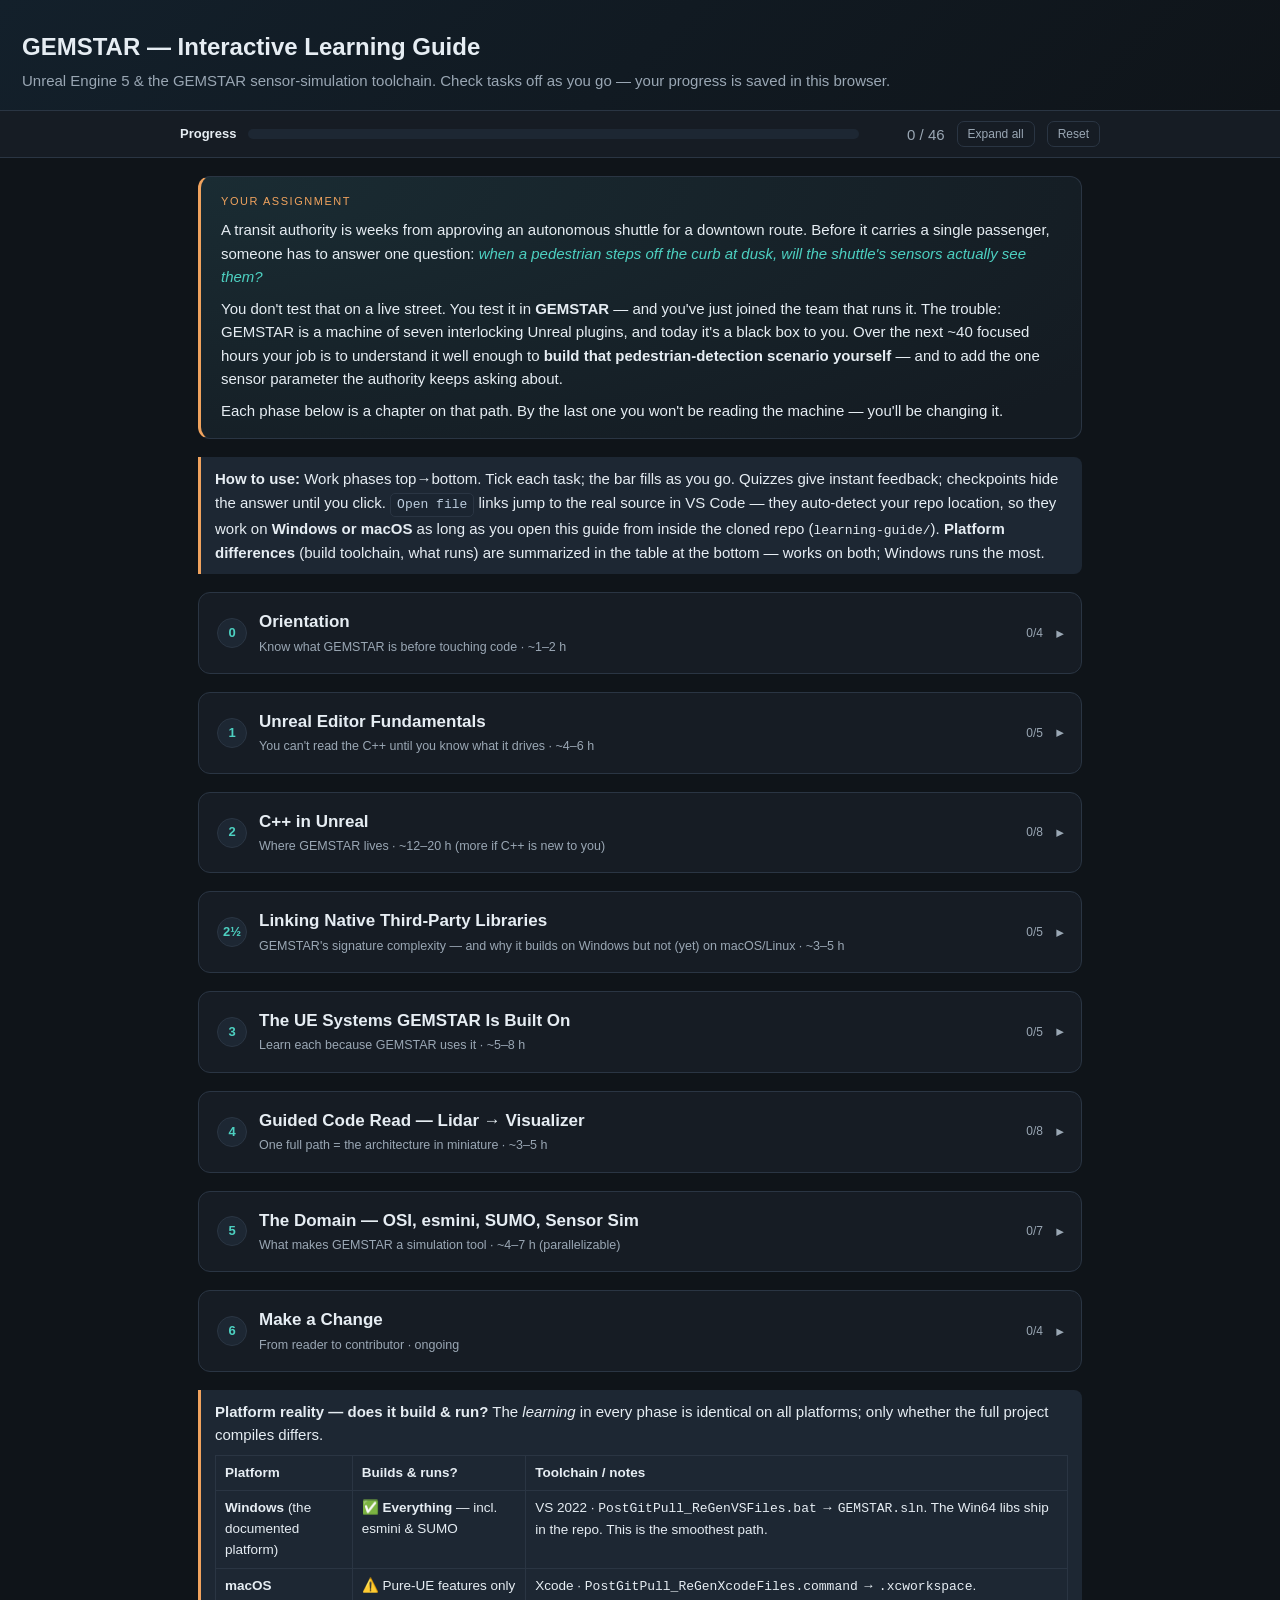
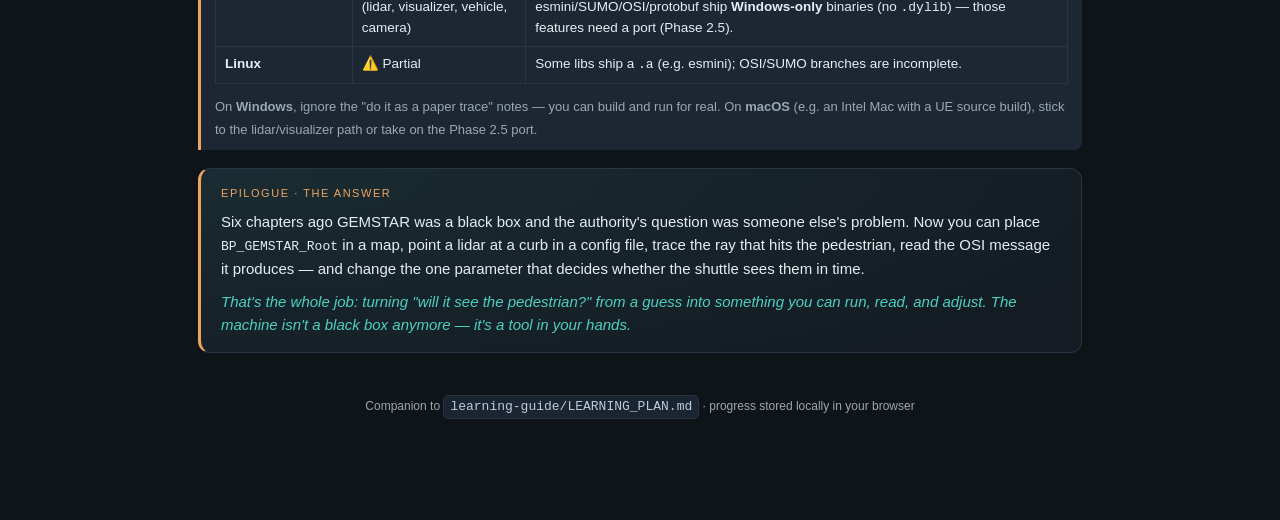
<file: learning-guide.html>
<!DOCTYPE html>
<html lang="en">
<head>
<meta charset="utf-8">
<meta name="viewport" content="width=device-width, initial-scale=1">
<title>GEMSTAR · Interactive Learning Guide</title>
<style>
  :root{
    --bg:#0f1419; --panel:#161c24; --panel2:#1d2733; --ink:#e6edf3; --muted:#9aa7b4;
    --accent:#4dd0c1; --accent2:#f0a35e; --line:#2a3543; --ok:#3fb950; --bad:#f85149;
    --code:#1b2531;
  }
  *{box-sizing:border-box}
  html{scroll-behavior:smooth}
  body{margin:0;font:15px/1.55 -apple-system,BlinkMacSystemFont,"Segoe UI",Roboto,sans-serif;
       background:var(--bg);color:var(--ink)}
  a{color:var(--accent)}
  header.hero{padding:28px 22px 18px;background:linear-gradient(135deg,#13202b,#0f1419);
       border-bottom:1px solid var(--line)}
  header.hero h1{margin:0 0 4px;font-size:24px}
  header.hero p{margin:0;color:var(--muted)}
  .wrap{max-width:920px;margin:0 auto;padding:0 18px 80px}

  /* progress */
  .progressbar{position:sticky;top:0;z-index:20;background:var(--panel);
       border-bottom:1px solid var(--line);padding:10px 18px}
  .progressbar .inner{max-width:920px;margin:0 auto;display:flex;align-items:center;gap:12px}
  .bar{flex:1;height:10px;background:var(--panel2);border-radius:6px;overflow:hidden}
  .bar > span{display:block;height:100%;width:0;background:linear-gradient(90deg,var(--accent),var(--accent2));
       transition:width .3s ease}
  .pct{font-variant-numeric:tabular-nums;color:var(--muted);min-width:74px;text-align:right}
  button.reset{background:transparent;border:1px solid var(--line);color:var(--muted);
       border-radius:7px;padding:5px 10px;cursor:pointer;font-size:12px}
  button.reset:hover{color:var(--ink);border-color:var(--accent)}

  /* phase cards */
  .phase{background:var(--panel);border:1px solid var(--line);border-radius:12px;margin:18px 0;overflow:hidden}
  .phase > .head{display:flex;align-items:center;gap:12px;padding:16px 18px;cursor:pointer;user-select:none}
  .phase > .head:hover{background:var(--panel2)}
  .phase .num{flex:0 0 auto;width:30px;height:30px;border-radius:50%;display:grid;place-items:center;
       background:var(--panel2);border:1px solid var(--line);font-weight:700;font-size:13px;color:var(--accent)}
  .phase .titles{flex:1}
  .phase .titles h2{margin:0;font-size:17px}
  .phase .titles .sub{color:var(--muted);font-size:12.5px;margin-top:2px}
  .phase .donecount{font-size:12px;color:var(--muted);font-variant-numeric:tabular-nums}
  .phase .chev{transition:transform .2s;color:var(--muted)}
  .phase.collapsed .chev{transform:rotate(-90deg)}
  .phase.collapsed .body{display:none}
  .body{padding:4px 18px 18px;border-top:1px solid var(--line)}
  .phase.done .num{background:var(--ok);color:#06210e;border-color:var(--ok)}

  h3.kicker{font-size:12px;letter-spacing:.08em;text-transform:uppercase;color:var(--accent2);
       margin:18px 0 8px}
  ul.tasks{list-style:none;padding:0;margin:8px 0}
  ul.tasks li{display:flex;gap:10px;align-items:flex-start;padding:7px 0;border-bottom:1px dashed var(--line)}
  ul.tasks li:last-child{border-bottom:0}
  ul.tasks input{margin-top:3px;width:17px;height:17px;accent-color:var(--accent);cursor:pointer;flex:0 0 auto}
  ul.tasks label{cursor:pointer}
  ul.tasks li.checked label{color:var(--muted);text-decoration:line-through}

  code,.path{font-family:ui-monospace,SFMono-Regular,Menlo,monospace;font-size:13px}
  .path{background:var(--code);border:1px solid var(--line);border-radius:5px;padding:1px 6px;
       color:#bcd; text-decoration:none; display:inline-block}
  a.path:hover{border-color:var(--accent);color:var(--accent)}
  pre{background:var(--code);border:1px solid var(--line);border-radius:9px;padding:12px 14px;
       overflow:auto;font-size:12.5px;line-height:1.5}
  table{border-collapse:collapse;width:100%;margin:10px 0;font-size:13.5px}
  th,td{border:1px solid var(--line);padding:7px 9px;text-align:left;vertical-align:top}
  th{background:var(--panel2)}

  .note{border-left:3px solid var(--accent2);background:var(--panel2);padding:10px 14px;border-radius:0 8px 8px 0;margin:12px 0}
  .note.warn{border-left-color:var(--bad)}

  /* quiz */
  .quiz{background:var(--panel2);border:1px solid var(--line);border-radius:10px;padding:14px 16px;margin:14px 0}
  .quiz .q{font-weight:600;margin-bottom:8px}
  .quiz .opt{display:block;width:100%;text-align:left;background:var(--code);border:1px solid var(--line);
       color:var(--ink);border-radius:8px;padding:9px 12px;margin:6px 0;cursor:pointer;font-size:13.5px}
  .quiz .opt:hover{border-color:var(--accent)}
  .quiz .opt.correct{border-color:var(--ok);background:#11261a}
  .quiz .opt.wrong{border-color:var(--bad);background:#2a1414}
  .quiz .fb{font-size:13px;margin-top:8px;min-height:18px}
  .quiz .fb.ok{color:var(--ok)} .quiz .fb.no{color:var(--bad)}

  /* reveal */
  details.reveal{background:var(--code);border:1px solid var(--line);border-radius:9px;padding:0 14px;margin:12px 0}
  details.reveal summary{cursor:pointer;padding:11px 0;font-weight:600;color:var(--accent)}
  details.reveal[open]{padding-bottom:12px}
  .tag{display:inline-block;font-size:11px;color:var(--muted);border:1px solid var(--line);
       border-radius:20px;padding:1px 9px;margin-left:6px}

  /* video links */
  a.vid{display:flex;align-items:center;gap:11px;text-decoration:none;background:var(--code);
       border:1px solid var(--line);border-radius:9px;padding:9px 12px;margin:6px 0;color:var(--ink)}
  a.vid:hover{border-color:var(--accent2)}
  a.vid .play{flex:0 0 auto;width:27px;height:27px;border-radius:50%;display:grid;place-items:center;
       background:#c4302b;color:#fff;font-size:11px}
  a.vid .meta{flex:1;min-width:0}
  a.vid .meta b{display:block;font-size:13.5px}
  a.vid .meta span{font-size:11.5px;color:var(--muted)}
  a.vid .src{font-size:10.5px;color:var(--muted);border:1px solid var(--line);border-radius:20px;
       padding:1px 8px;flex:0 0 auto;white-space:nowrap}

  /* walkthrough button */
  a.walk{display:inline-flex;align-items:center;gap:8px;text-decoration:none;margin:10px 0 4px;
       background:linear-gradient(135deg,#1c3a39,#16252b);border:1px solid var(--accent);
       color:var(--accent);border-radius:9px;padding:9px 14px;font-size:13.5px;font-weight:600}
  a.walk:hover{background:linear-gradient(135deg,#23514e,#1a2d34)}
  a.walk .arrow{font-size:16px}

  /* story */
  .story{background:radial-gradient(120% 140% at 0% 0%,#1a2c33,#141b22);border:1px solid var(--line);
       border-left:3px solid var(--accent2);border-radius:12px;padding:16px 20px;margin:18px 0}
  .story .label{font-size:11px;letter-spacing:.14em;text-transform:uppercase;color:var(--accent2);margin-bottom:8px}
  .story p{margin:0 0 9px}
  .story p:last-child{margin-bottom:0}
  .story .q{color:var(--accent);font-style:italic}
  .chapter{border-left:3px solid var(--accent);background:var(--panel2);border-radius:0 8px 8px 0;
       padding:10px 14px;margin:2px 0 14px;font-size:14px}
  .chapter .ch{display:block;font-size:11px;letter-spacing:.1em;text-transform:uppercase;color:var(--accent);
       margin-bottom:3px;font-weight:700}
  .chapter .beat{color:var(--ink)}
  .chapter .arc{color:var(--muted);font-style:italic}
  footer{color:var(--muted);font-size:12px;text-align:center;padding:24px}
</style>
</head>
<body>
<header class="hero">
  <h1>GEMSTAR — Interactive Learning Guide</h1>
  <p>Unreal Engine 5 &amp; the GEMSTAR sensor-simulation toolchain. Check tasks off as you go — your progress is saved in this browser.</p>
</header>

<div class="progressbar">
  <div class="inner">
    <strong style="font-size:13px">Progress</strong>
    <div class="bar"><span id="barfill"></span></div>
    <span class="pct" id="pct">0 / 0</span>
    <button class="reset" id="toggleAllBtn">Expand all</button>
    <button class="reset" id="resetBtn">Reset</button>
  </div>
</div>

<div class="wrap">

  <div class="story">
    <div class="label">Your assignment</div>
    <p>A transit authority is weeks from approving an autonomous shuttle for a downtown route. Before it carries a
    single passenger, someone has to answer one question: <span class="q">when a pedestrian steps off the curb at dusk,
    will the shuttle's sensors actually see them?</span></p>
    <p>You don't test that on a live street. You test it in <b>GEMSTAR</b> — and you've just joined the team that runs it.
    The trouble: GEMSTAR is a machine of seven interlocking Unreal plugins, and today it's a black box to you. Over the
    next ~40 focused hours your job is to understand it well enough to <b>build that pedestrian-detection scenario
    yourself</b> — and to add the one sensor parameter the authority keeps asking about.</p>
    <p>Each phase below is a chapter on that path. By the last one you won't be reading the machine — you'll be changing it.</p>
  </div>

  <div class="note">
    <strong>How to use:</strong> Work phases top→bottom. Tick each task; the bar fills as you go.
    Quizzes give instant feedback; checkpoints hide the answer until you click.
    <span class="path">Open file</span> links jump to the real source in VS Code — they auto-detect your repo location, so they
    work on <b>Windows or macOS</b> as long as you open this guide from inside the cloned repo (<code>learning-guide/</code>).
    <b>Platform differences</b> (build toolchain, what runs) are summarized in the table at the bottom — works on both;
    Windows runs the most.
  </div>

  <!-- ============ PHASE 0 ============ -->
  <section class="phase collapsed" data-id="p0">
    <div class="head">
      <div class="num">0</div>
      <div class="titles"><h2>Orientation</h2><div class="sub">Know what GEMSTAR is before touching code · ~1–2 h</div></div>
      <span class="donecount"></span><span class="chev">▾</span>
    </div>
    <div class="body">
      <div class="chapter"><span class="ch">Chapter 0 · The Black Box</span><span class="beat">You're handed GEMSTAR and the authority's question. Before you can answer it, you need the <span class="arc">shape of the machine</span> — what the seven plugins are, and how data flows from a simulator to a sensor to a log.</span></div>
      <h3 class="kicker">Goal</h3>
      <p>Understand what GEMSTAR is and how its pieces relate. It is <strong>not a game</strong> — it's a set of
      Unreal Engine plugins for sensor &amp; traffic simulation, glued together by one shared interfaces plugin,
      configured by <code>.ini</code> files, communicating via <strong>OSI</strong> messages.</p>

      <h3 class="kicker">Tasks</h3>
      <ul class="tasks">
        <li><input type="checkbox"><label>Read <a class="path" data-file="README.md" href="../README.md">README.md</a> end to end</label></li>
        <li><input type="checkbox"><label>Open <a class="path" data-file="GEMSTAR_Architecture.drawio" href="../GEMSTAR_Architecture.drawio">GEMSTAR_Architecture.drawio</a> (drawio extension or app.diagrams.net)</label></li>
        <li><input type="checkbox"><label>Skim the plugin list in <a class="path" data-file="GEMSTAR.uproject" href="../GEMSTAR.uproject">GEMSTAR.uproject</a> — 7 GameFeature plugins + GEMSTAR_Interfaces</label></li>
        <li><input type="checkbox"><label>Study the data-flow diagram below until you can redraw it</label></li>
      </ul>

      <h3 class="kicker">Data flow (the whole system in one picture)</h3>
<pre>esmini / SUMO ──vehicle state──▶ AEsminiManager / ASUMOManager
                                       │ (IVehicleDataDispatcher)
                                       ▼
                                AVehicleManager ─▶ spawns/updates Chaos vehicles
SUMO ──traffic lights──▶ (ITrafficLightDataDispatcher) ─▶ traffic light actors

Camera / Lidar managers ─spawn sensors─▶ images / raycast point clouds
                                       │ (ISensorDataUpdate)
                       ┌───────────────┴───────────────┐
                       ▼                                ▼
                 ALogManager                     AVisualizerManager
        (OSI GroundTruth + SensorView           (renders point cloud
         → binary trace in Output/)              in the viewport)

AGEMSTARRoot ─ orchestrates all managers via IGEMSTARManager + DefaultGemstar.ini</pre>

      <div class="quiz" data-answer="1">
        <div class="q">Which statement best describes GEMSTAR's architecture?</div>
        <button class="opt">A single monolithic game module with everything inside.</button>
        <button class="opt">Feature plugins that depend only on a shared interfaces plugin, never on each other.</button>
        <button class="opt">Each plugin directly calls every other plugin's classes.</button>
        <div class="fb"></div>
      </div>

      <details class="reveal"><summary>Checkpoint — reveal model answer</summary>
        Simulators (esmini/SUMO) <em>produce</em> vehicle &amp; traffic-light data through dispatchers;
        consumers (vehicle manager, logger, visualizer) <em>subscribe</em> via update interfaces. Sensors
        (camera/lidar) produce sensor data that the logger writes as OSI traces and the visualizer renders.
        <code>AGEMSTARRoot</code> reads <code>DefaultGemstar.ini</code> and wires it all together. Plugins
        couple only to <code>gemstar_interfaces</code>.
      </details>
    </div>
  </section>

  <!-- ============ PHASE 1 ============ -->
  <section class="phase collapsed" data-id="p1">
    <div class="head">
      <div class="num">1</div>
      <div class="titles"><h2>Unreal Editor Fundamentals</h2><div class="sub">You can't read the C++ until you know what it drives · ~4–6 h</div></div>
      <span class="donecount"></span><span class="chev">▾</span>
    </div>
    <div class="body">
      <div class="chapter"><span class="ch">Chapter 1 · Learning to See</span><span class="beat">You can't read a machine's mind before you've walked its world. Open the editor, place objects, press play — <span class="arc">learn what the C++ is actually driving</span> before you read a line of it.</span></div>
      <h3 class="kicker">Concepts</h3>
      <p>Actors · Components · Level/World · the game loop (<code>Tick</code>) · Blueprints · Content Browser ·
      maps (<code>.umap</code>) · DataTables · Play-In-Editor (PIE) · Output Log · console (<code>~</code>).</p>
      <h3 class="kicker">Resources</h3>
      <ul class="tasks">
        <li><input type="checkbox"><label>Epic — “Your First Hour in Unreal Engine” (dev.epicgames.com/learning)</label></li>
        <li><input type="checkbox"><label>Epic — “Understanding the Basics” docs</label></li>
      </ul>
      <h3 class="kicker">▶ Watch</h3>
      <a class="vid" target="_blank" rel="noopener" href="https://dev.epicgames.com/community/learning/courses/3ke/your-first-hour-in-unreal-engine-5-2">
        <span class="play">▶</span>
        <span class="meta"><b>Your First Hour in Unreal Engine</b><span>Epic's official hands-on video course — build a small game, learn the editor end to end. The single best practical starting point.</span></span>
        <span class="src">Epic · course</span>
      </a>
      <h3 class="kicker">Exercises (in a scratch project, not GEMSTAR)</h3>
      <a class="walk" href="exercises/phase1.html"><span class="arrow">▸</span> Open step-by-step walkthrough (3 exercises, full instructions)</a>
      <ul class="tasks">
        <li><input type="checkbox"><label>New empty Blueprint project; make a cube rotate via Blueprint</label></li>
        <li><input type="checkbox"><label>Blueprint Actor that logs on <code>BeginPlay</code> and every <code>Tick</code></label></li>
        <li><input type="checkbox"><label>Make a DataTable and read a row in Blueprint (vehicle feature uses this pattern)</label></li>
      </ul>
      <div class="quiz" data-answer="0">
        <div class="q">An Actor vs a Component?</div>
        <button class="opt">An Actor is placeable in a level; Components are attached to Actors to add behavior/data.</button>
        <button class="opt">They're identical; the words are interchangeable.</button>
        <button class="opt">A Component is placeable in a level; Actors only live inside Components.</button>
        <div class="fb"></div>
      </div>
      <details class="reveal"><summary>Checkpoint — reveal</summary>
        <code>BeginPlay</code> runs once when play starts (init); <code>Tick</code> runs every frame
        (per-frame updates). Simulator managers step their sims in <code>Tick</code>.
      </details>
    </div>
  </section>

  <!-- ============ PHASE 2 ============ -->
  <section class="phase collapsed" data-id="p2">
    <div class="head">
      <div class="num">2</div>
      <div class="titles"><h2>C++ in Unreal</h2><div class="sub">Where GEMSTAR lives · ~12–20 h (more if C++ is new to you)</div></div>
      <span class="donecount"></span><span class="chev">▾</span>
    </div>
    <div class="body">
      <div class="chapter"><span class="ch">Chapter 2 · The Contracts</span><span class="beat">GEMSTAR's parts are strangers to each other — they cooperate only through written <span class="arc">contracts</span> (interfaces). Learn the language those contracts are written in and you can read any of them.</span></div>
      <h3 class="kicker">Concepts (UE-specific, not plain C++)</h3>
      <p>Reflection macros <code>UCLASS / UPROPERTY / UFUNCTION / USTRUCT / UENUM</code> · garbage collection &amp;
      <code>UObject</code> ownership · Actor lifecycle in C++ · <strong>UInterfaces</strong> (the central pattern here) ·
      <strong>spawning &amp; casting</strong> (<code>SpawnActor</code>, <code>Cast&lt;&gt;</code>, <code>GetOwner</code>,
      <code>UActorComponent</code> — the building blocks of GEMSTAR's loader pattern, exercised hands-on in Phase 3) ·
      modules &amp; <code>.Build.cs</code>/<code>.Target.cs</code> · <code>UE_LOG</code> (5.7 validates format strings at compile time).</p>
      <h3 class="kicker">Resources</h3>
      <ul class="tasks">
        <li><input type="checkbox"><label>Epic — “Programming with C++” + “Gameplay Architecture”</label></li>
        <li><input type="checkbox"><label>Tom Looman's UE C++ material (intermediate)</label></li>
      </ul>
      <h3 class="kicker">▶ Watch</h3>
      <a class="vid" target="_blank" rel="noopener" href="https://www.youtube.com/watch?v=IaU2Hue-ApI">
        <span class="play">▶</span>
        <span class="meta"><b>The Unreal Engine Game Framework: From int main() to BeginPlay</b><span>Alex Forsythe. The clearest explanation of how UE's object/actor/world model actually fits together — exactly the mental model you need to read <code>AGEMSTARRoot</code> and the managers.</span></span>
        <span class="src">YouTube</span>
      </a>
      <a class="vid" target="_blank" rel="noopener" href="https://tomlooman.com/unreal-engine-cpp-guide/">
        <span class="play">▶</span>
        <span class="meta"><b>Unreal Engine 5 C++ Complete Guide</b><span>Tom Looman. Free written+video reference covering pointers, interfaces, macros, delegates, modules — the exact constructs used throughout GEMSTAR.</span></span>
        <span class="src">tomlooman.com</span>
      </a>
      <h3 class="kicker">Exercises (scratch project)</h3>
      <a class="walk" href="exercises/phase2.html"><span class="arrow">▸</span> Open step-by-step walkthrough (with full C++ code)</a>
      <ul class="tasks">
        <li><input type="checkbox"><label>C++ <code>AActor</code> subclass with a <code>UPROPERTY(EditAnywhere)</code> float, editable in editor</label></li>
        <li><input type="checkbox"><label>Define a <code>UINTERFACE</code>, implement it on an Actor, call it through the interface pointer</label></li>
        <li><input type="checkbox"><label>Two modules where one depends on the other via <code>.Build.cs</code></label></li>
      </ul>
      <h3 class="kicker">Read GEMSTAR code (easy → hard)</h3>
      <ul class="tasks">
        <li><input type="checkbox"><label><a class="path" data-file="Source/GEMSTAR/GEMSTAR.Build.cs" href="../Source/GEMSTAR/GEMSTAR.Build.cs">GEMSTAR.Build.cs</a> + the near-empty game module (warm-up)</label></li>
        <li><input type="checkbox"><label><a class="path" data-file="Plugins/gemstar_interfaces/Source/GEMSTAR_Interfaces/Public/GEMSTARManager.h" href="../Plugins/gemstar_interfaces/Source/GEMSTAR_Interfaces/Public/GEMSTARManager.h">GEMSTARManager.h</a> — the core <code>IGEMSTARManager</code> interface</label></li>
        <li><input type="checkbox"><label><a class="path" data-file="Plugins/gemstar_interfaces/Source/GEMSTAR_Interfaces/Public/GEMSTARRoot.h" href="../Plugins/gemstar_interfaces/Source/GEMSTAR_Interfaces/Public/GEMSTARRoot.h">GEMSTARRoot.h</a> + <a class="path" data-file="Plugins/gemstar_interfaces/Source/GEMSTAR_Interfaces/Private/GEMSTARRoot.cpp" href="../Plugins/gemstar_interfaces/Source/GEMSTAR_Interfaces/Private/GEMSTARRoot.cpp">GEMSTARRoot.cpp</a> — the orchestrator</label></li>
      </ul>
      <div class="quiz" data-answer="2">
        <div class="q">Why does GEMSTAR lean so heavily on UInterfaces?</div>
        <button class="opt">Because UE forbids inheritance.</button>
        <button class="opt">To make the code run faster at runtime.</button>
        <button class="opt">To decouple plugins — managers talk through contracts, not concrete classes, so features stay independent.</button>
        <div class="fb"></div>
      </div>
      <details class="reveal"><summary>Checkpoint — reveal</summary>
        A UE interface (<code>UINTERFACE</code> + <code>I...</code> class) integrates with the reflection/Blueprint
        system and can be implemented by <code>UObject</code>s and queried at runtime — unlike a plain C++ abstract
        class. GEMSTAR uses them so a producer (e.g. <code>ASUMOManager</code>) only knows the
        <code>IVehicleDataDispatcher</code> contract, never the consumer's concrete type.
      </details>
    </div>
  </section>

  <!-- ============ PHASE 2.5 ============ -->
  <section class="phase collapsed" data-id="p2b">
    <div class="head">
      <div class="num">2½</div>
      <div class="titles"><h2>Linking Native Third-Party Libraries</h2><div class="sub">GEMSTAR's signature complexity — and why it builds on Windows but not (yet) on macOS/Linux · ~3–5 h</div></div>
      <span class="donecount"></span><span class="chev">▾</span>
    </div>
    <div class="body">
      <div class="chapter"><span class="ch">Chapter 2½ · The Foreign Engines</span><span class="beat">Two of the machine's most powerful parts aren't Unreal at all — esmini and SUMO are <span class="arc">foreign engines bolted on</span> through Build.cs. On Windows they're shipped and ready; on macOS/Linux they're the reason the machine won't fully start. Meet them here.</span></div>
      <p>This is the part most UE tutorials never cover, yet it's central to GEMSTAR: linking <b>precompiled native
      libraries</b> (esmini, SUMO, OSI, protobuf) into UE modules via <code>Build.cs</code>. On <b>Windows</b> the libs
      ship in the repo and everything links; on <b>macOS/Linux</b> this is exactly where the build breaks — so understanding
      it is the prerequisite to any port. Either way it's the same mechanism worth knowing.</p>

      <h3 class="kicker">The four moving parts in a ThirdParty Build.cs</h3>
      <table>
        <tr><th>Call</th><th>What it does</th></tr>
        <tr><td><code>PublicIncludePaths.Add(...)</code></td><td>Lets your C++ <code>#include</code> the library's headers (e.g. <code>esminiLib.hpp</code>, <code>osi3/*.pb.h</code>)</td></tr>
        <tr><td><code>PublicAdditionalLibraries.Add(...)</code></td><td>Links the static lib (<code>.lib</code>/<code>.a</code>/<code>.dylib</code>) at build time — the actual symbols</td></tr>
        <tr><td><code>RuntimeDependencies.Add(...)</code></td><td>Copies a runtime DLL (e.g. <code>esminiLib.dll</code>) next to the binary so it loads at run time</td></tr>
        <tr><td><code>PublicDefinitions.Add(...)</code></td><td>Compile flags the lib needs — e.g. <code>GOOGLE_PROTOBUF_NO_RTTI</code> (protobuf clashes with UE's RTTI settings)</td></tr>
      </table>

      <div class="callout warn" style="border-left:3px solid var(--bad);background:var(--panel2);padding:9px 14px;border-radius:0 8px 8px 0;margin:12px 0">
        <b>Why it builds on Windows but not macOS — see it for yourself.</b> Open the Build.cs files below. Every
        third-party link sits inside <code>if (Target.Platform == UnrealTargetPlatform.Win64)</code> — so on <b>Windows</b>
        the libs link and the project runs. The <code>Mac</code> branch is empty/commented and there are no
        <code>.dylib</code>/<code>.a</code> Mac binaries in the repo, so on <b>macOS</b> the headers include but nothing
        links → unresolved symbols. Not a five-minute bug; a porting task.
      </div>

      <h3 class="kicker">Tasks</h3>
      <ul class="tasks">
        <li><input type="checkbox"><label>Read <a class="path" data-file="Plugins/GameFeatures/ue_esmini_feature/Source/ue_esmini_featureRuntime/ue_esmini_featureRuntime.Build.cs" href="../Plugins/GameFeatures/ue_esmini_feature/Source/ue_esmini_featureRuntime/ue_esmini_featureRuntime.Build.cs">ue_esmini_featureRuntime.Build.cs</a> — find the include path, the <code>.lib</code> link, and the <code>RuntimeDependencies</code> DLL copy</label></li>
        <li><input type="checkbox"><label>Read <a class="path" data-file="Plugins/gemstar_interfaces/Source/GEMSTAR_Interfaces/GEMSTAR_Interfaces.Build.cs" href="../Plugins/gemstar_interfaces/Source/GEMSTAR_Interfaces/GEMSTAR_Interfaces.Build.cs">GEMSTAR_Interfaces.Build.cs</a> — spot the OSI + protobuf links and <code>GOOGLE_PROTOBUF_NO_RTTI</code></label></li>
        <li><input type="checkbox"><label>Confirm the <code>Win64</code> link vs the empty <code>Mac</code> branch in both — this is the exact build/no-build line</label></li>
        <li><input type="checkbox"><label>Read Epic — “Third-Party Libraries” / “Integrating a third-party library into Unreal Engine” docs</label></li>
        <li><input type="checkbox"><label>Sketch what a Mac port needs: Mac builds of esmini/SUMO/OSI/protobuf + a <code>Mac</code> branch linking the <code>.dylib</code>/<code>.a</code></label></li>
      </ul>
      <a class="walk" href="exercises/phase2b.html"><span class="arrow">▸</span> Open walkthrough (dissect the Build.cs files + scope the Mac port)</a>

      <details class="reveal"><summary>Checkpoint — reveal</summary>
        You can name the four roles (<code>PublicIncludePaths</code> = headers, <code>PublicAdditionalLibraries</code> =
        link static lib, <code>RuntimeDependencies</code> = copy runtime DLL, <code>PublicDefinitions</code> = compile flags),
        and explain in one sentence why GEMSTAR builds on Windows but not on macOS (third-party links are Win64-only and
        no Mac binaries are shipped).
      </details>
    </div>
  </section>

  <!-- ============ PHASE 3 ============ -->
  <section class="phase collapsed" data-id="p3">
    <div class="head">
      <div class="num">3</div>
      <div class="titles"><h2>The UE Systems GEMSTAR Is Built On</h2><div class="sub">Learn each because GEMSTAR uses it · ~5–8 h</div></div>
      <span class="donecount"></span><span class="chev">▾</span>
    </div>
    <div class="body">
      <div class="chapter"><span class="ch">Chapter 3 · Ignition</span><span class="beat">A feature sits dormant until something sparks it. Follow the <span class="arc">loader</span> that wakes each one — the small component that, on a single config flag, brings a sensor to life.</span></div>
      <table>
        <tr><th>System</th><th>Why it matters here</th></tr>
        <tr><td>Plugins (<code>.uplugin</code>, load phases)</td><td>Every feature is a plugin (<code>ExplicitlyLoaded</code> GameFeature plugin) — this handles <em>loading</em> the code/content</td></tr>
        <tr><td><b>Loader-component pattern</b> (<code>UActorComponent</code> + <code>SpawnActor</code> + <code>Cast&lt;&gt;</code>)</td><td><b>How GEMSTAR actually initializes a feature</b> — a <code>GEMSTAR_*_Loader</code> component on the Root spawns &amp; configures the manager. <em>Learn this — it's the real entry point.</em></td></tr>
        <tr><td>Config / <code>.ini</code></td><td><code>DefaultGemstar.ini</code> + the Root's <code>Use*</code> bools decide which loaders spawn their manager</td></tr>
        <tr><td>DataTables</td><td>Vehicle type → Blueprint mapping (vehicle feature)</td></tr>
        <tr><td>Chaos Vehicles</td><td>Physics vehicles</td></tr>
        <tr><td>Scene Capture / Render Targets</td><td>Camera image capture</td></tr>
        <tr><td>Line traces / raycasts</td><td>Lidar point generation</td></tr>
      </table>

      <div class="note warn"><b>Important — don't be misled by the standard tutorials.</b> The idiomatic Unreal way to
      initialize a Game Feature is a <code>UGameFeatureAction</code> attached to a <code>GameFeatureData</code> asset
      (that's what the videos below teach). <b>GEMSTAR does NOT use that.</b> Instead each feature has a
      <code>GEMSTAR_*_Loader</code> that is a plain <code>UActorComponent</code> on <code>BP_GEMSTAR_Root</code>; on
      <code>BeginPlay</code> it casts the owner to <code>AGEMSTARRoot</code>, checks a <code>Use*</code> bool, and
      <code>SpawnActor</code>s the manager. Learn the standard way for context, but the walkthrough teaches the pattern
      GEMSTAR <em>actually</em> uses. (The “Standard vs GEMSTAR” subsection in the walkthrough lays them side by side.)</div>

      <h3 class="kicker">Tasks</h3>
      <ul class="tasks">
        <li><input type="checkbox"><label>Read Epic — “Game Features and Modular Gameplay” (context: the <em>standard</em> approach)</label></li>
        <li><input type="checkbox"><label>Read Epic — “Configuration Files” docs</label></li>
        <li><input type="checkbox"><label>Open <a class="path" data-file="Config/DefaultGemstar.ini" href="../Config/DefaultGemstar.ini">DefaultGemstar.ini</a> and <a class="path" data-file="Plugins/GameFeatures/ue_lidar_feature/Resources/GemstarLidarTest.ini" href="../Plugins/GameFeatures/ue_lidar_feature/Resources/GemstarLidarTest.ini">GemstarLidarTest.ini</a></label></li>
        <li><input type="checkbox"><label>Read <a class="path" data-file="Plugins/GameFeatures/ue_lidar_feature/Source/ue_lidar_featureRuntime/Private/GEMSTAR_Lidar_Loader.cpp" href="../Plugins/GameFeatures/ue_lidar_feature/Source/ue_lidar_featureRuntime/Private/GEMSTAR_Lidar_Loader.cpp">GEMSTAR_Lidar_Loader.cpp</a> — the <em>actual</em> loader pattern (<code>UActorComponent</code> → <code>Cast</code> → <code>SpawnActor</code> → <code>Configure</code>)</label></li>
        <li><input type="checkbox"><label>Build a toy loader component that mirrors it (in the walkthrough)</label></li>
      </ul>
      <a class="walk" href="exercises/phase3.html"><span class="arrow">▸</span> Open step-by-step walkthrough (real loader pattern + standard-vs-GEMSTAR + config)</a>
      <h3 class="kicker">▶ Watch</h3>
      <a class="vid" target="_blank" rel="noopener" href="https://www.youtube.com/watch?v=3PBnqC7TxvM">
        <span class="play">▶</span>
        <span class="meta"><b>Modular Game Features in UE5: plug ‘n play, the Unreal way</b><span>Epic's official overview of the GameFeature plugin system (used here for plugin <em>loading</em>). Note: it teaches GameFeatureActions for init — GEMSTAR uses a loader component instead.</span></span>
        <span class="src">Epic · YouTube</span>
      </a>
      <a class="vid" target="_blank" rel="noopener" href="https://www.youtube.com/watch?v=HgnkfFWoHwk">
        <span class="play">▶</span>
        <span class="meta"><b>Getting started with Modular Game Features in Unreal Engine 5</b><span>Short hands-on intro to the standard system — useful context for the “standard vs GEMSTAR” comparison in the walkthrough.</span></span>
        <span class="src">YouTube</span>
      </a>
      <details class="reveal"><summary>Checkpoint — reveal</summary>
        At startup, each enabled feature's <code>GEMSTAR_*_Loader</code> <b>component</b> on <code>BP_GEMSTAR_Root</code>
        runs <code>BeginPlay</code>: it <code>Cast&lt;AGEMSTARRoot&gt;</code>s its owner, checks the matching <code>Use*</code>
        bool (e.g. <code>UseLidar</code>), and if true <code>SpawnActor</code>s the manager and calls
        <code>RegisterManagerAndGetConfiguration</code> + <code>Configure</code>. The GameFeature plugin system only
        <em>loaded</em> the plugin; this component does the wiring. (Not a <code>UGameFeatureAction</code>.)
      </details>
    </div>
  </section>

  <!-- ============ PHASE 4 ============ -->
  <section class="phase collapsed" data-id="p4">
    <div class="head">
      <div class="num">4</div>
      <div class="titles"><h2>Guided Code Read — Lidar → Visualizer</h2><div class="sub">One full path = the architecture in miniature · ~3–5 h</div></div>
      <span class="donecount"></span><span class="chev">▾</span>
    </div>
    <div class="body">
      <div class="chapter"><span class="ch">Chapter 4 · Following the Beam</span><span class="beat">The payoff. Trace one lidar ray from a number in a config file to a glowing dot on screen — <span class="arc">your pedestrian-detection scenario in miniature</span>, the exact path the assignment runs on.</span></div>
      <p>This single trace touches Actors, interfaces, dispatchers, config, and the OSI flow. Mac-friendly: you can
      do it as a paper trace even without a working build.</p>
<pre>GemstarLidarTest.ini      (config: rays, FOV, range, mounting)
      │
      ▼
AGEMSTARRoot              reads config, registers managers
      │ (IGEMSTARManager)
      ▼
ALidarSensorManager       spawns sensors from FSensorConfigData
      │
      ▼
SimpleLidar               raycasts → point cloud
      │ (ISensorDataUpdate dispatcher)
      ▼
AVisualizerManager → PointCloudVisualizer   renders points</pre>
      <h3 class="kicker">Read, in order</h3>
      <ul class="tasks">
        <li><input type="checkbox"><label><a class="path" data-file="Plugins/GameFeatures/ue_lidar_feature/Resources/GemstarLidarTest.ini" href="../Plugins/GameFeatures/ue_lidar_feature/Resources/GemstarLidarTest.ini">GemstarLidarTest.ini</a> — the inputs</label></li>
        <li><input type="checkbox"><label><a class="path" data-file="Plugins/GameFeatures/ue_lidar_feature/Source/ue_lidar_featureRuntime/Public/LidarSensorManager.h" href="../Plugins/GameFeatures/ue_lidar_feature/Source/ue_lidar_featureRuntime/Public/LidarSensorManager.h">LidarSensorManager.h</a> / <a class="path" data-file="Plugins/GameFeatures/ue_lidar_feature/Source/ue_lidar_featureRuntime/Private/LidarSensorManager.cpp" href="../Plugins/GameFeatures/ue_lidar_feature/Source/ue_lidar_featureRuntime/Private/LidarSensorManager.cpp">.cpp</a> — config parse + spawn</label></li>
        <li><input type="checkbox"><label><a class="path" data-file="Plugins/GameFeatures/ue_lidar_feature/Source/ue_lidar_featureRuntime/Public/SimpleLidar.h" href="../Plugins/GameFeatures/ue_lidar_feature/Source/ue_lidar_featureRuntime/Public/SimpleLidar.h">SimpleLidar.h</a> / <a class="path" data-file="Plugins/GameFeatures/ue_lidar_feature/Source/ue_lidar_featureRuntime/Private/SimpleLidar.cpp" href="../Plugins/GameFeatures/ue_lidar_feature/Source/ue_lidar_featureRuntime/Private/SimpleLidar.cpp">.cpp</a> — the raycasting sensor</label></li>
        <li><input type="checkbox"><label><a class="path" data-file="Plugins/gemstar_interfaces/Source/GEMSTAR_Interfaces/Public/SensorDataDispatcher.h" href="../Plugins/gemstar_interfaces/Source/GEMSTAR_Interfaces/Public/SensorDataDispatcher.h">SensorDataDispatcher.h</a> + <a class="path" data-file="Plugins/gemstar_interfaces/Source/GEMSTAR_Interfaces/Public/SensorDataUpdate.h" href="../Plugins/gemstar_interfaces/Source/GEMSTAR_Interfaces/Public/SensorDataUpdate.h">SensorDataUpdate.h</a> — the pub-sub link</label></li>
        <li><input type="checkbox"><label><a class="path" data-file="Plugins/GameFeatures/ue_visualizer_feature/Source/ue_visualizer_featureRuntime/Public/VisualizerManager.h" href="../Plugins/GameFeatures/ue_visualizer_feature/Source/ue_visualizer_featureRuntime/Public/VisualizerManager.h">VisualizerManager.h</a> + <a class="path" data-file="Plugins/GameFeatures/ue_visualizer_feature/Source/ue_visualizer_featureRuntime/Public/PointCloudVisualizer.h" href="../Plugins/GameFeatures/ue_visualizer_feature/Source/ue_visualizer_featureRuntime/Public/PointCloudVisualizer.h">PointCloudVisualizer.h</a></label></li>
        <li><input type="checkbox"><label>Annotate each file: what data enters, what leaves</label></li>
      </ul>
      <a class="walk" href="exercises/phase4.html"><span class="arrow">▸</span> Open guided code-read worksheet (6 stations + predict/check)</a>

      <div class="note"><b>Shortcut into the code:</b> each feature ships a <code>*Tester</code> / <code>*Mockup</code> class
      (e.g. <a class="path" data-file="Plugins/GameFeatures/ue_lidar_feature/Source/ue_lidar_featureRuntime/Public/LidarSensorTester.h" href="../Plugins/GameFeatures/ue_lidar_feature/Source/ue_lidar_featureRuntime/Public/LidarSensorTester.h">LidarSensorTester.h</a>,
      <a class="path" data-file="Plugins/GameFeatures/ue_logger_feature/Source/ue_logger_featureRuntime/Public/SensorSpawnerMockup.h" href="../Plugins/GameFeatures/ue_logger_feature/Source/ue_logger_featureRuntime/Public/SensorSpawnerMockup.h">SensorSpawnerMockup.h</a>)
      that implement the dispatcher/update interfaces directly. They're the easiest standalone way to see one side of the
      pub-sub in isolation — read one alongside the trace.</div>

      <h3 class="kicker">Then trace these yourself (same shape, different producer/consumer)</h3>
      <ul class="tasks">
        <li><input type="checkbox"><label><b>Camera path:</b> <a class="path" data-file="Plugins/GameFeatures/ue_camera_feature/Source/ue_camera_featureRuntime/Public/CameraSensorManager.h" href="../Plugins/GameFeatures/ue_camera_feature/Source/ue_camera_featureRuntime/Public/CameraSensorManager.h">CameraSensorManager.h</a> → <a class="path" data-file="Plugins/GameFeatures/ue_camera_feature/Source/ue_camera_featureRuntime/Public/CameraSensor.h" href="../Plugins/GameFeatures/ue_camera_feature/Source/ue_camera_featureRuntime/Public/CameraSensor.h">CameraSensor.h</a> — SceneCapture → RenderTarget instead of raycasts</label></li>
        <li><input type="checkbox"><label><b>Vehicle path:</b> <a class="path" data-file="Plugins/GameFeatures/ue_vehicle_feature/Source/ue_vehicle_featureRuntime/Public/VehicleManager.h" href="../Plugins/GameFeatures/ue_vehicle_feature/Source/ue_vehicle_featureRuntime/Public/VehicleManager.h">VehicleManager.h</a> + <a class="path" data-file="Plugins/GameFeatures/ue_vehicle_feature/Source/ue_vehicle_featureRuntime/Public/VehicleTableRow.h" href="../Plugins/GameFeatures/ue_vehicle_feature/Source/ue_vehicle_featureRuntime/Public/VehicleTableRow.h">VehicleTableRow.h</a> — DataTable lookup → <code>SpawnActor</code> a Chaos vehicle; it <em>consumes</em> <code>IVehicleDataUpdate</code> from a simulator</label></li>
      </ul>

      <div class="quiz" data-answer="1">
        <div class="q">How does <code>SimpleLidar</code>'s point cloud reach the visualizer?</div>
        <button class="opt">The visualizer directly calls a method on the lidar class.</button>
        <button class="opt">Via the <code>ISensorDataUpdate</code> dispatcher — the visualizer subscribed as a receiver.</button>
        <button class="opt">It's written to a file the visualizer polls.</button>
        <div class="fb"></div>
      </div>
      <div class="note">No video for this phase — it's a read of <em>this</em> repo's code, which no external tutorial covers. The hands-on practice <em>is</em> the guided trace above. Phase 2's “int main() to BeginPlay” video is the best companion if the actor/lifecycle parts feel unclear.</div>
      <details class="reveal"><summary>Checkpoint — reveal</summary>
        You should be able to draw the diagram above from memory and name the exact class/file at each arrow:
        ini → <code>AGEMSTARRoot</code> → <code>ALidarSensorManager</code> → <code>SimpleLidar</code> →
        <code>SensorDataDispatcher</code>/<code>ISensorDataUpdate</code> → <code>AVisualizerManager</code> →
        <code>PointCloudVisualizer</code>.
      </details>
    </div>
  </section>

  <!-- ============ PHASE 5 ============ -->
  <section class="phase collapsed" data-id="p5">
    <div class="head">
      <div class="num">5</div>
      <div class="titles"><h2>The Domain — OSI, esmini, SUMO, Sensor Sim</h2><div class="sub">What makes GEMSTAR a simulation tool · ~4–7 h (parallelizable)</div></div>
      <span class="donecount"></span><span class="chev">▾</span>
    </div>
    <div class="body">
      <div class="chapter"><span class="ch">Chapter 5 · The Common Tongue</span><span class="beat">A detection only matters if the outside world can hear it. GEMSTAR speaks <span class="arc">OSI</span> — the shared language of simulation. Learn how it translates a ray into a message any tool can read.</span></div>
      <h3 class="kicker">Tasks</h3>
      <ul class="tasks">
        <li><input type="checkbox"><label><strong>OSI</strong>: skim docs; understand <code>GroundTruth</code>, <code>SensorView</code>, <code>SensorData</code>, <code>TrafficUpdate</code></label></li>
        <li><input type="checkbox"><label>Browse the message headers in <a class="path" data-file="Plugins/gemstar_interfaces/ThirdParty/osi3/include/osi3/osi_sensorview.pb.h" href="../Plugins/gemstar_interfaces/ThirdParty/osi3/include/osi3/osi_sensorview.pb.h">osi_sensorview.pb.h</a>, <a class="path" data-file="Plugins/gemstar_interfaces/ThirdParty/osi3/include/osi3/osi_groundtruth.pb.h" href="../Plugins/gemstar_interfaces/ThirdParty/osi3/include/osi3/osi_groundtruth.pb.h">osi_groundtruth.pb.h</a></label></li>
        <li><input type="checkbox"><label>Read <a class="path" data-file="Plugins/gemstar_interfaces/Source/GEMSTAR_Interfaces/Public/Utils/ToOSI.h" href="../Plugins/gemstar_interfaces/Source/GEMSTAR_Interfaces/Public/Utils/ToOSI.h">ToOSI.h</a> / <a class="path" data-file="Plugins/gemstar_interfaces/Source/GEMSTAR_Interfaces/Private/Utils/ToOSI.cpp" href="../Plugins/gemstar_interfaces/Source/GEMSTAR_Interfaces/Private/Utils/ToOSI.cpp">ToOSI.cpp</a> — the UE→OSI bridge (heart of the integration)</label></li>
        <li><input type="checkbox"><label><strong>Protobuf</strong>: short intro (messages, fields, serialization). <code>.pb.h</code> are generated.</label></li>
        <li><input type="checkbox"><label><strong>esmini</strong>: what are <code>.xosc</code> (scenario) &amp; <code>.xodr</code> (road) files</label></li>
        <li><input type="checkbox"><label><strong>SUMO</strong>: the <code>libsumo</code> API concept (vehicles + lights stepped each tick)</label></li>
        <li><input type="checkbox"><label>Domain: co-simulation, ODD/ODD validation, lidar/camera/radar modeling</label></li>
      </ul>
      <a class="walk" href="exercises/phase5.html"><span class="arrow">▸</span> Open OSI / domain worksheet (4 read-and-inspect exercises)</a>
      <h3 class="kicker">▶ Watch — these tools are easiest to grasp in motion</h3>
      <a class="vid" target="_blank" rel="noopener" href="https://www.youtube.com/watch?v=0YmUlLM8III">
        <span class="play">▶</span>
        <span class="meta"><b>Introduction to ASAM OSI</b><span>What OSI is and how it carries data between models in a co-simulation — the standard every GEMSTAR message serializes to.</span></span>
        <span class="src">YouTube</span>
      </a>
      <a class="vid" target="_blank" rel="noopener" href="https://www.youtube.com/watch?v=v8WMqEM2U74">
        <span class="play">▶</span>
        <span class="meta"><b>ASAM OSI trace file</b><span>Directly relevant: GEMSTAR's logger writes OSI trace files to <code>Output/</code>. This shows what they are and how they're read back.</span></span>
        <span class="src">YouTube</span>
      </a>
      <a class="vid" target="_blank" rel="noopener" href="https://www.youtube.com/watch?v=pDUVFuMyR5o">
        <span class="play">▶</span>
        <span class="meta"><b>OpenDRIVE Visualization with esmini</b><span>See esmini play OpenDRIVE/OpenSCENARIO — the scenario engine behind <code>ue_esmini_feature</code>.</span></span>
        <span class="src">YouTube</span>
      </a>
      <a class="vid" target="_blank" rel="noopener" href="https://www.youtube.com/playlist?list=PLAk8GOoajG6tKI74YID0hwjXVg8KBxNAD">
        <span class="play">▶</span>
        <span class="meta"><b>SUMO Traffic Simulator — tutorial playlist</b><span>Install SUMO, build a network, run traffic. The simulator behind <code>ue_sumo_feature</code> (start with Part 1).</span></span>
        <span class="src">YouTube · playlist</span>
      </a>
      <details class="reveal"><summary>Checkpoint — reveal</summary>
        An OSI <code>SensorView</code> carries the (optionally filtered) ground-truth world from a sensor's
        viewpoint plus its mounting/configuration. <code>ToOSI</code> builds OSI messages from UE transforms/actors
        (e.g. <code>toOSIBaseMoving</code>, <code>toMountingPosition</code>).
      </details>
    </div>
  </section>

  <!-- ============ PHASE 6 ============ -->
  <section class="phase collapsed" data-id="p6">
    <div class="head">
      <div class="num">6</div>
      <div class="titles"><h2>Make a Change</h2><div class="sub">From reader to contributor · ongoing</div></div>
      <span class="donecount"></span><span class="chev">▾</span>
    </div>
    <div class="body">
      <div class="chapter"><span class="ch">Chapter 6 · Your Mark</span><span class="beat">The authority's question was about a sensor parameter — one you can now add. Make the change, watch it alter what the shuttle "sees." <span class="arc">You're no longer reading the machine; you're changing it.</span> Assignment complete.</span></div>
      <a class="walk" href="exercises/phase6.html"><span class="arrow">▸</span> Open step-by-step walkthrough (4 real GEMSTAR changes)</a>
      <ul class="tasks">
        <li><input type="checkbox"><label>Add a config key to a sensor <code>.ini</code> and consume it in the manager (smallest real change)</label></li>
        <li><input type="checkbox"><label>Add <code>UE_LOG</code> traces through the lidar→visualizer path; watch data move</label></li>
        <li><input type="checkbox"><label>Add a small field to a <code>ToOSI</code> conversion and log it from the logger</label></li>
        <li><input type="checkbox"><label>(Advanced) Sketch a new sensor feature plugin mirroring <code>ue_lidar_feature</code></label></li>
      </ul>
      <details class="reveal"><summary>Checkpoint — reveal</summary>
        Before writing code you can name which files a given feature change touches and why — config →
        manager → sensor → dispatcher → consumer.
      </details>
    </div>
  </section>

  <div class="note">
    <strong>Platform reality — does it build &amp; run?</strong> The <em>learning</em> in every phase is identical on
    all platforms; only whether the full project compiles differs.
    <table style="margin-top:8px">
      <tr><th>Platform</th><th>Builds &amp; runs?</th><th>Toolchain / notes</th></tr>
      <tr><td><b>Windows</b> (the documented platform)</td><td>✅ <b>Everything</b> — incl. esmini &amp; SUMO</td><td>VS 2022 · <code>PostGitPull_ReGenVSFiles.bat</code> → <code>GEMSTAR.sln</code>. The Win64 libs ship in the repo. This is the smoothest path.</td></tr>
      <tr><td><b>macOS</b></td><td>⚠️ Pure-UE features only (lidar, visualizer, vehicle, camera)</td><td>Xcode · <code>PostGitPull_ReGenXcodeFiles.command</code> → <code>.xcworkspace</code>. esmini/SUMO/OSI/protobuf ship <b>Windows-only</b> binaries (no <code>.dylib</code>) — those features need a port (Phase 2.5).</td></tr>
      <tr><td><b>Linux</b></td><td>⚠️ Partial</td><td>Some libs ship a <code>.a</code> (e.g. esmini); OSI/SUMO branches are incomplete.</td></tr>
    </table>
    <span style="color:var(--muted);font-size:13px">On <b>Windows</b>, ignore the "do it as a paper trace" notes — you can build and run for real. On <b>macOS</b> (e.g. an Intel Mac with a UE source build), stick to the lidar/visualizer path or take on the Phase 2.5 port.</span>
  </div>

  <div class="story">
    <div class="label">Epilogue · The answer</div>
    <p>Six chapters ago GEMSTAR was a black box and the authority's question was someone else's problem. Now you can
    place <code>BP_GEMSTAR_Root</code> in a map, point a lidar at a curb in a config file, trace the ray that hits the
    pedestrian, read the OSI message it produces — and change the one parameter that decides whether the shuttle sees
    them in time.</p>
    <p class="q">That's the whole job: turning "will it see the pedestrian?" from a guess into something you can run, read, and adjust. The machine isn't a black box anymore — it's a tool in your hands.</p>
  </div>

  <footer>Companion to <span class="path">learning-guide/LEARNING_PLAN.md</span> · progress stored locally in your browser</footer>
</div>

<script>
(function(){
  var KEY = "gemstar-learn-v1";
  var state = {};
  try { state = JSON.parse(localStorage.getItem(KEY)) || {}; } catch(e){ state = {}; }

  // Assign stable ids to every task checkbox
  var boxes = [];
  document.querySelectorAll(".phase").forEach(function(ph){
    var pid = ph.getAttribute("data-id");
    ph.querySelectorAll("ul.tasks input[type=checkbox]").forEach(function(cb, i){
      var id = pid + "-" + i;
      cb.dataset.id = id;
      boxes.push(cb);
      if (state[id]) { cb.checked = true; cb.closest("li").classList.add("checked"); }
      cb.addEventListener("change", function(){
        state[id] = cb.checked;
        cb.closest("li").classList.toggle("checked", cb.checked);
        save(); refresh();
      });
    });
  });

  function save(){ try{ localStorage.setItem(KEY, JSON.stringify(state)); }catch(e){} }

  function refresh(){
    var total = boxes.length, done = boxes.filter(function(b){return b.checked;}).length;
    document.getElementById("barfill").style.width = total ? (100*done/total)+"%" : "0%";
    document.getElementById("pct").textContent = done + " / " + total;
    document.querySelectorAll(".phase").forEach(function(ph){
      var cbs = Array.prototype.slice.call(ph.querySelectorAll("ul.tasks input[type=checkbox]"));
      var d = cbs.filter(function(b){return b.checked;}).length;
      ph.querySelector(".donecount").textContent = cbs.length ? (d+"/"+cbs.length) : "";
      ph.classList.toggle("done", cbs.length>0 && d===cbs.length);
    });
  }

  // Collapse / expand phases
  document.querySelectorAll(".phase > .head").forEach(function(h){
    h.addEventListener("click", function(e){
      if (e.target.tagName === "A") return;
      h.parentElement.classList.toggle("collapsed");
    });
  });

  // Expand all / Collapse all
  var phases = document.querySelectorAll(".phase");
  var toggleAllBtn = document.getElementById("toggleAllBtn");
  function syncToggleLabel(){
    var anyCollapsed = Array.prototype.some.call(phases, function(p){ return p.classList.contains("collapsed"); });
    toggleAllBtn.textContent = anyCollapsed ? "Expand all" : "Collapse all";
  }
  toggleAllBtn.addEventListener("click", function(){
    var anyCollapsed = Array.prototype.some.call(phases, function(p){ return p.classList.contains("collapsed"); });
    phases.forEach(function(p){ p.classList.toggle("collapsed", !anyCollapsed); });
    syncToggleLabel();
  });
  document.querySelectorAll(".phase > .head").forEach(function(h){
    h.addEventListener("click", syncToggleLabel);
  });
  syncToggleLabel();

  // Quizzes
  document.querySelectorAll(".quiz").forEach(function(q){
    var answer = parseInt(q.getAttribute("data-answer"),10);
    var opts = q.querySelectorAll(".opt");
    var fb = q.querySelector(".fb");
    opts.forEach(function(opt, i){
      opt.addEventListener("click", function(){
        opts.forEach(function(o){ o.classList.remove("correct","wrong"); });
        if (i === answer){ opt.classList.add("correct"); fb.textContent="✓ Correct."; fb.className="fb ok"; }
        else { opt.classList.add("wrong"); opts[answer].classList.add("correct");
               fb.textContent="✗ Not quite — the highlighted option is right."; fb.className="fb no"; }
      });
    });
  });

  document.getElementById("resetBtn").addEventListener("click", function(){
    if (!confirm("Reset all progress?")) return;
    state = {}; save();
    boxes.forEach(function(b){ b.checked=false; b.closest("li").classList.remove("checked"); });
    refresh();
  });

  refresh();

  // Cross-platform link upgrade — derive the repo root from this page's own location so the
  // vscode://file links resolve on macOS (/Volumes/…), Windows (/C:/…), or any clone path.
  // Falls back to the relative href in the markup when not opened as a local file.
  (function(){
    try {
      if (location.protocol !== "file:") return;
      var marker = "/learning-guide/";
      var path = decodeURIComponent(location.pathname);
      var i = path.indexOf(marker);
      if (i === -1) return;
      var root = path.slice(0, i);
      document.querySelectorAll("a.path[data-file]").forEach(function(a){
        a.setAttribute("href", "vscode://file" + root + "/" + a.getAttribute("data-file"));
      });
    } catch (e) {}
  })();
})();
</script>
</body>
</html>
</file>
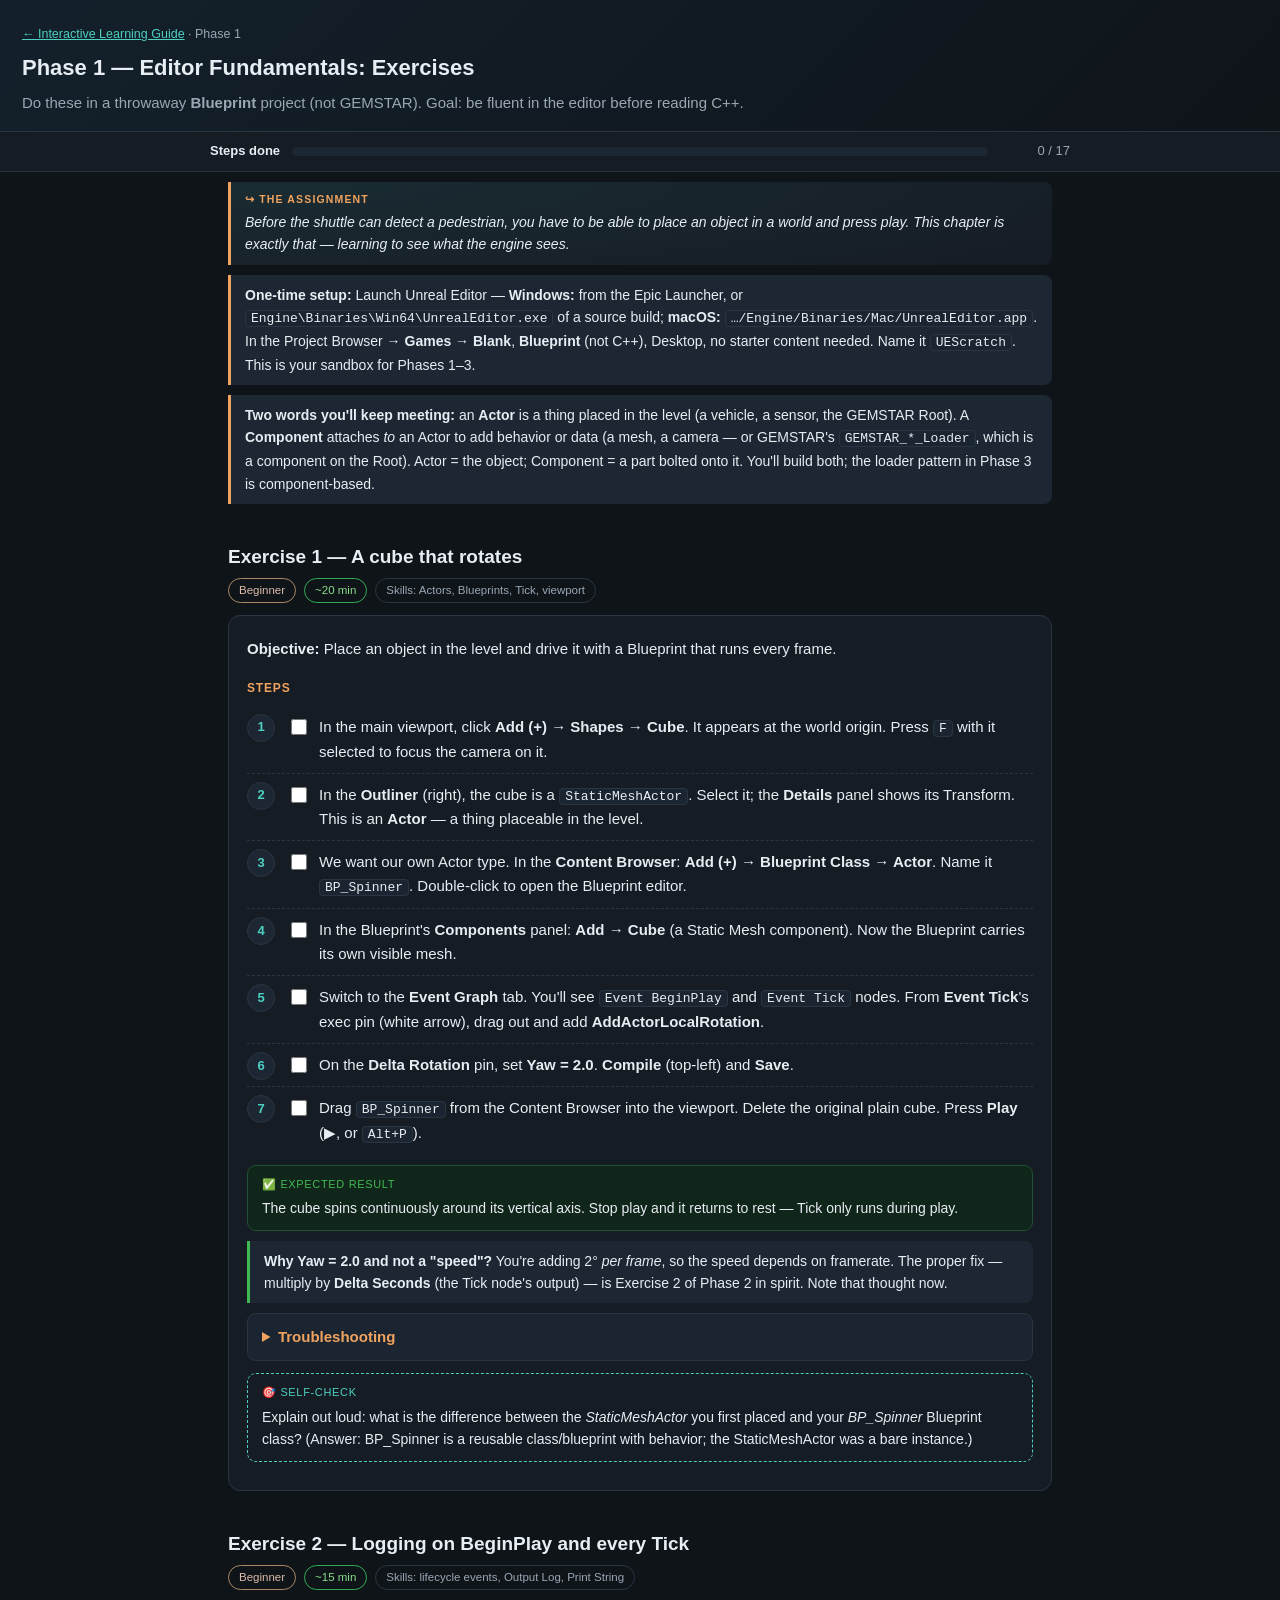
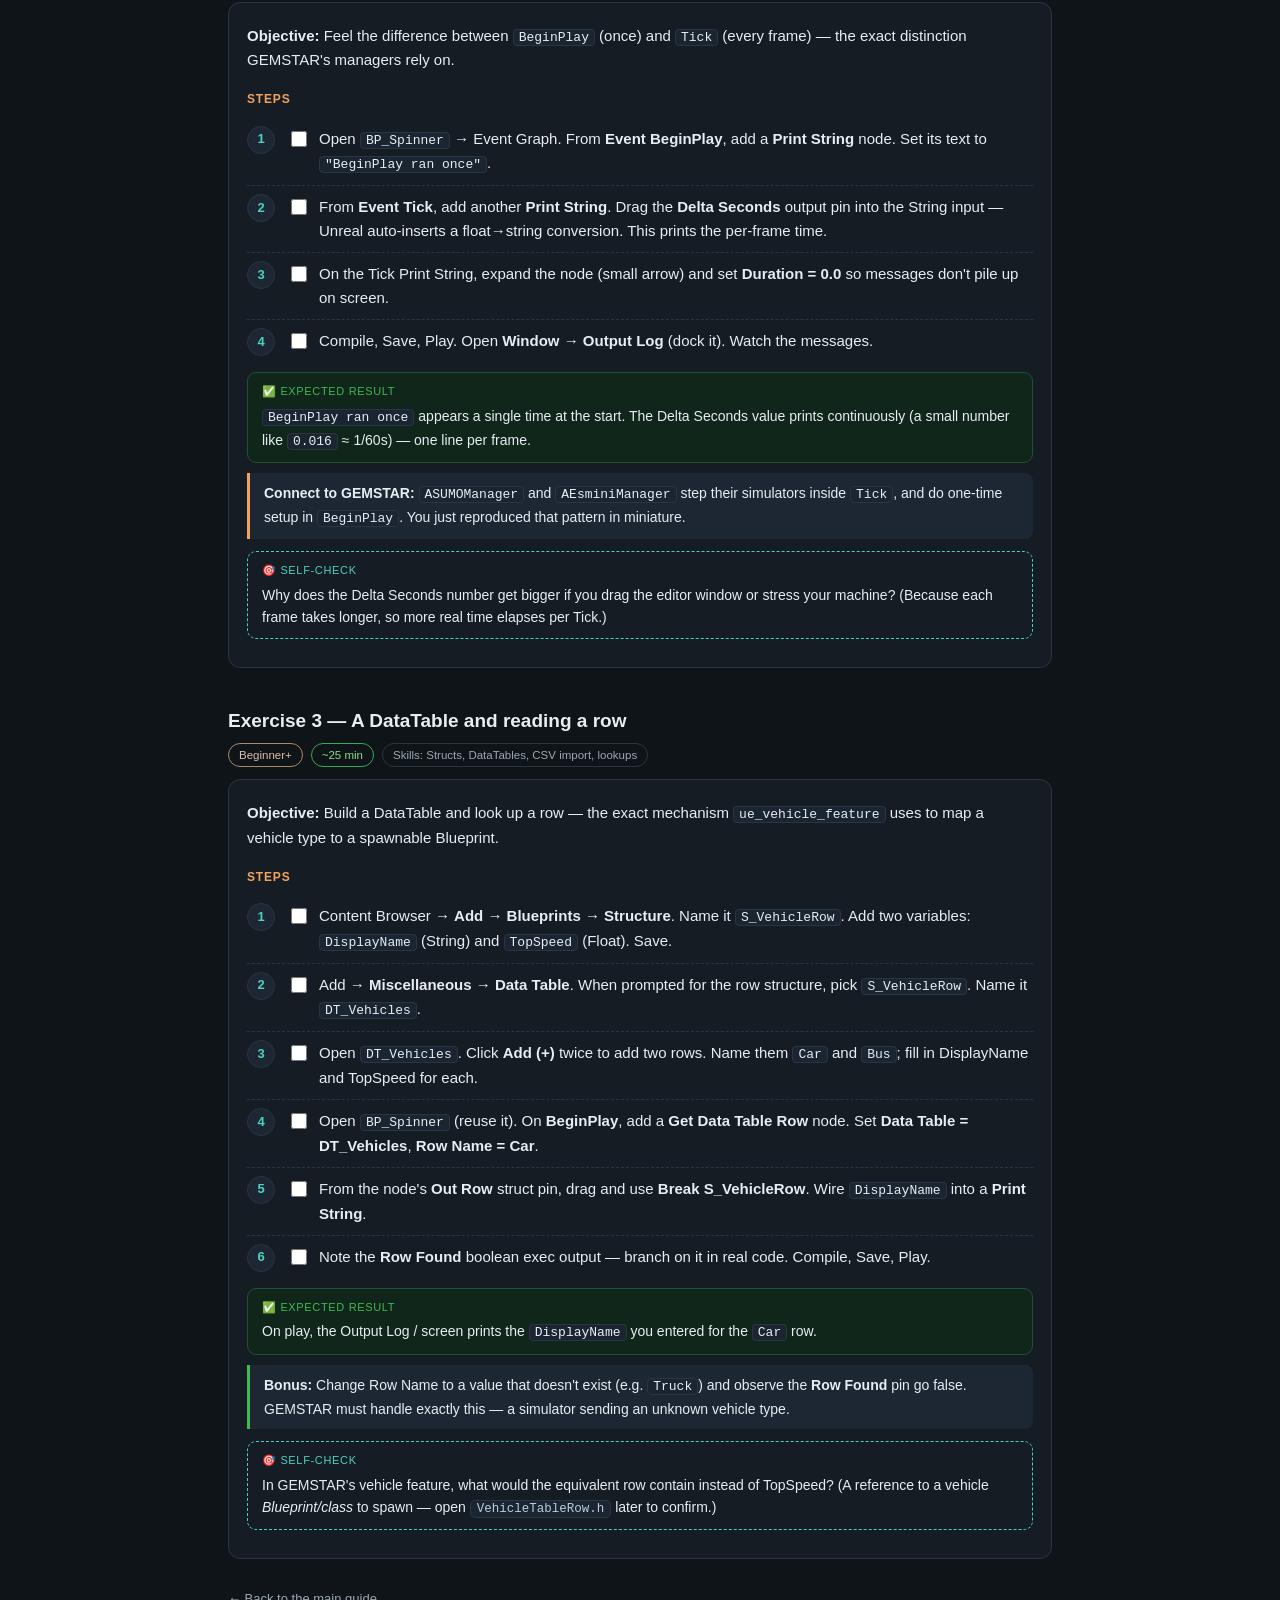
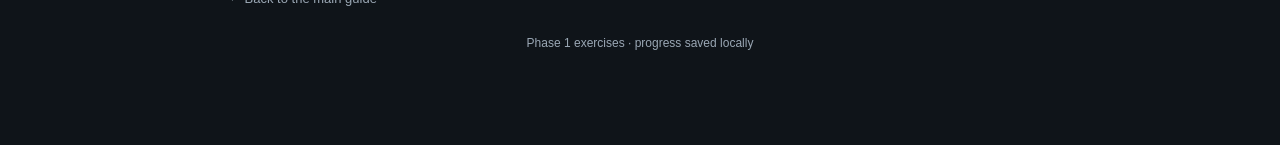
<file: exercises/phase1.html>
<!DOCTYPE html>
<html lang="en">
<head>
<meta charset="utf-8">
<meta name="viewport" content="width=device-width, initial-scale=1">
<title>Phase 1 Exercises · Editor Fundamentals</title>
<link rel="stylesheet" href="style.css">
</head>
<body data-key="phase1">
<header class="hero">
  <div class="crumb"><a href="../index.html">← Interactive Learning Guide</a> · Phase 1</div>
  <h1>Phase 1 — Editor Fundamentals: Exercises</h1>
  <p>Do these in a throwaway <strong>Blueprint</strong> project (not GEMSTAR). Goal: be fluent in the editor before reading C++.</p>
</header>
<div class="progressbar"><div class="inner">
  <strong style="font-size:13px">Steps done</strong>
  <div class="bar"><span id="bar"></span></div><span class="pct" id="pct">0 / 0</span>
</div></div>

<div class="wrap">

  <div class="callout arc"><span class="lab">↪ The assignment</span><em>Before the shuttle can detect a pedestrian, you have to be able to place an object in a world and press play. This chapter is exactly that — learning to see what the engine sees.</em></div>

  <div class="callout note"><b>One-time setup:</b> Launch Unreal Editor —
  <b>Windows:</b> from the Epic Launcher, or <code>Engine\Binaries\Win64\UnrealEditor.exe</code> of a source build;
  <b>macOS:</b> <code>…/Engine/Binaries/Mac/UnrealEditor.app</code>.
  In the Project Browser → <b>Games → Blank</b>, <b>Blueprint</b> (not C++), Desktop, no starter content needed.
  Name it <code>UEScratch</code>. This is your sandbox for Phases 1–3.</div>

  <div class="callout note"><b>Two words you'll keep meeting:</b> an <b>Actor</b> is a thing placed in the level (a vehicle, a
  sensor, the GEMSTAR Root). A <b>Component</b> attaches <em>to</em> an Actor to add behavior or data (a mesh, a camera —
  or GEMSTAR's <code>GEMSTAR_*_Loader</code>, which is a component on the Root). Actor = the object; Component = a part
  bolted onto it. You'll build both; the loader pattern in Phase 3 is component-based.</div>

  <!-- EX 1 -->
  <h2 class="ex">Exercise 1 — A cube that rotates</h2>
  <div class="goalrow"><span class="chip lvl">Beginner</span><span class="chip time">~20 min</span>
    <span class="chip">Skills: Actors, Blueprints, Tick, viewport</span></div>
  <div class="card">
    <p><b>Objective:</b> Place an object in the level and drive it with a Blueprint that runs every frame.</p>
    <h3 class="kicker">Steps</h3>
    <ol class="steps">
      <li><label class="checkrow"><input type="checkbox" class="step"><span class="stxt">In the main viewport, click <b>Add (+) → Shapes → Cube</b>. It appears at the world origin. Press <code>F</code> with it selected to focus the camera on it.</span></label></li>
      <li><label class="checkrow"><input type="checkbox" class="step"><span class="stxt">In the <b>Outliner</b> (right), the cube is a <code>StaticMeshActor</code>. Select it; the <b>Details</b> panel shows its Transform. This is an <b>Actor</b> — a thing placeable in the level.</span></label></li>
      <li><label class="checkrow"><input type="checkbox" class="step"><span class="stxt">We want our own Actor type. In the <b>Content Browser</b>: <b>Add (+) → Blueprint Class → Actor</b>. Name it <code>BP_Spinner</code>. Double-click to open the Blueprint editor.</span></label></li>
      <li><label class="checkrow"><input type="checkbox" class="step"><span class="stxt">In the Blueprint's <b>Components</b> panel: <b>Add → Cube</b> (a Static Mesh component). Now the Blueprint carries its own visible mesh.</span></label></li>
      <li><label class="checkrow"><input type="checkbox" class="step"><span class="stxt">Switch to the <b>Event Graph</b> tab. You'll see <code>Event BeginPlay</code> and <code>Event Tick</code> nodes. From <b>Event Tick</b>'s exec pin (white arrow), drag out and add <b>AddActorLocalRotation</b>.</span></label></li>
      <li><label class="checkrow"><input type="checkbox" class="step"><span class="stxt">On the <b>Delta Rotation</b> pin, set <b>Yaw = 2.0</b>. <b>Compile</b> (top-left) and <b>Save</b>.</span></label></li>
      <li><label class="checkrow"><input type="checkbox" class="step"><span class="stxt">Drag <code>BP_Spinner</code> from the Content Browser into the viewport. Delete the original plain cube. Press <b>Play</b> (▶, or <code>Alt+P</code>).</span></label></li>
    </ol>
    <div class="expect">The cube spins continuously around its vertical axis. Stop play and it returns to rest — Tick only runs during play.</div>
    <div class="callout tip"><b>Why Yaw = 2.0 and not a "speed"?</b> You're adding 2° <em>per frame</em>, so the speed depends on framerate. The proper fix — multiply by <b>Delta Seconds</b> (the Tick node's output) — is Exercise 2 of Phase 2 in spirit. Note that thought now.</div>
    <details class="tshoot"><summary>Troubleshooting</summary>
      <table>
        <tr><td><b>Cube invisible after dragging in</b></td><td>You added the component to the Blueprint but its mesh slot may be empty — select the Cube component, in Details set <b>Static Mesh = Cube</b>.</td></tr>
        <tr><td><b>Nothing rotates</b></td><td>Did you wire <b>Event Tick</b> (not BeginPlay)? Did you Compile after editing?</td></tr>
        <tr><td><b>Can't find AddActorLocalRotation</b></td><td>Uncheck "Context Sensitive" in the node search, or drag from the Tick exec pin specifically.</td></tr>
      </table>
    </details>
    <div class="selfcheck">Explain out loud: what is the difference between the <em>StaticMeshActor</em> you first placed and your <em>BP_Spinner</em> Blueprint class? (Answer: BP_Spinner is a reusable class/blueprint with behavior; the StaticMeshActor was a bare instance.)</div>
  </div>

  <!-- EX 2 -->
  <h2 class="ex">Exercise 2 — Logging on BeginPlay and every Tick</h2>
  <div class="goalrow"><span class="chip lvl">Beginner</span><span class="chip time">~15 min</span>
    <span class="chip">Skills: lifecycle events, Output Log, Print String</span></div>
  <div class="card">
    <p><b>Objective:</b> Feel the difference between <code>BeginPlay</code> (once) and <code>Tick</code> (every frame) — the exact distinction GEMSTAR's managers rely on.</p>
    <h3 class="kicker">Steps</h3>
    <ol class="steps">
      <li><label class="checkrow"><input type="checkbox" class="step"><span class="stxt">Open <code>BP_Spinner</code> → Event Graph. From <b>Event BeginPlay</b>, add a <b>Print String</b> node. Set its text to <code>"BeginPlay ran once"</code>.</span></label></li>
      <li><label class="checkrow"><input type="checkbox" class="step"><span class="stxt">From <b>Event Tick</b>, add another <b>Print String</b>. Drag the <b>Delta Seconds</b> output pin into the String input — Unreal auto-inserts a float→string conversion. This prints the per-frame time.</span></label></li>
      <li><label class="checkrow"><input type="checkbox" class="step"><span class="stxt">On the Tick Print String, expand the node (small arrow) and set <b>Duration = 0.0</b> so messages don't pile up on screen.</span></label></li>
      <li><label class="checkrow"><input type="checkbox" class="step"><span class="stxt">Compile, Save, Play. Open <b>Window → Output Log</b> (dock it). Watch the messages.</span></label></li>
    </ol>
    <div class="expect"><code>BeginPlay ran once</code> appears a single time at the start. The Delta Seconds value prints continuously (a small number like <code>0.016</code> ≈ 1/60s) — one line per frame.</div>
    <div class="callout note"><b>Connect to GEMSTAR:</b> <code>ASUMOManager</code> and <code>AEsminiManager</code> step their simulators inside <code>Tick</code>, and do one-time setup in <code>BeginPlay</code>. You just reproduced that pattern in miniature.</div>
    <div class="selfcheck">Why does the Delta Seconds number get bigger if you drag the editor window or stress your machine? (Because each frame takes longer, so more real time elapses per Tick.)</div>
  </div>

  <!-- EX 3 -->
  <h2 class="ex">Exercise 3 — A DataTable and reading a row</h2>
  <div class="goalrow"><span class="chip lvl">Beginner+</span><span class="chip time">~25 min</span>
    <span class="chip">Skills: Structs, DataTables, CSV import, lookups</span></div>
  <div class="card">
    <p><b>Objective:</b> Build a DataTable and look up a row — the exact mechanism <code>ue_vehicle_feature</code> uses to map a vehicle type to a spawnable Blueprint.</p>
    <h3 class="kicker">Steps</h3>
    <ol class="steps">
      <li><label class="checkrow"><input type="checkbox" class="step"><span class="stxt">Content Browser → <b>Add → Blueprints → Structure</b>. Name it <code>S_VehicleRow</code>. Add two variables: <code>DisplayName</code> (String) and <code>TopSpeed</code> (Float). Save.</span></label></li>
      <li><label class="checkrow"><input type="checkbox" class="step"><span class="stxt">Add → <b>Miscellaneous → Data Table</b>. When prompted for the row structure, pick <code>S_VehicleRow</code>. Name it <code>DT_Vehicles</code>.</span></label></li>
      <li><label class="checkrow"><input type="checkbox" class="step"><span class="stxt">Open <code>DT_Vehicles</code>. Click <b>Add (+)</b> twice to add two rows. Name them <code>Car</code> and <code>Bus</code>; fill in DisplayName and TopSpeed for each.</span></label></li>
      <li><label class="checkrow"><input type="checkbox" class="step"><span class="stxt">Open <code>BP_Spinner</code> (reuse it). On <b>BeginPlay</b>, add a <b>Get Data Table Row</b> node. Set <b>Data Table = DT_Vehicles</b>, <b>Row Name = Car</b>.</span></label></li>
      <li><label class="checkrow"><input type="checkbox" class="step"><span class="stxt">From the node's <b>Out Row</b> struct pin, drag and use <b>Break S_VehicleRow</b>. Wire <code>DisplayName</code> into a <b>Print String</b>.</span></label></li>
      <li><label class="checkrow"><input type="checkbox" class="step"><span class="stxt">Note the <b>Row Found</b> boolean exec output — branch on it in real code. Compile, Save, Play.</span></label></li>
    </ol>
    <div class="expect">On play, the Output Log / screen prints the <code>DisplayName</code> you entered for the <code>Car</code> row.</div>
    <div class="callout tip"><b>Bonus:</b> Change Row Name to a value that doesn't exist (e.g. <code>Truck</code>) and observe the <b>Row Found</b> pin go false. GEMSTAR must handle exactly this — a simulator sending an unknown vehicle type.</div>
    <div class="selfcheck">In GEMSTAR's vehicle feature, what would the equivalent row contain instead of TopSpeed? (A reference to a vehicle <em>Blueprint/class</em> to spawn — open <span class="path">VehicleTableRow.h</span> later to confirm.)</div>
  </div>

  <a class="backlink" href="../index.html">← Back to the main guide</a>
  <footer>Phase 1 exercises · progress saved locally</footer>
</div>
<script src="steps.js"></script>
</body>
</html>
</file>
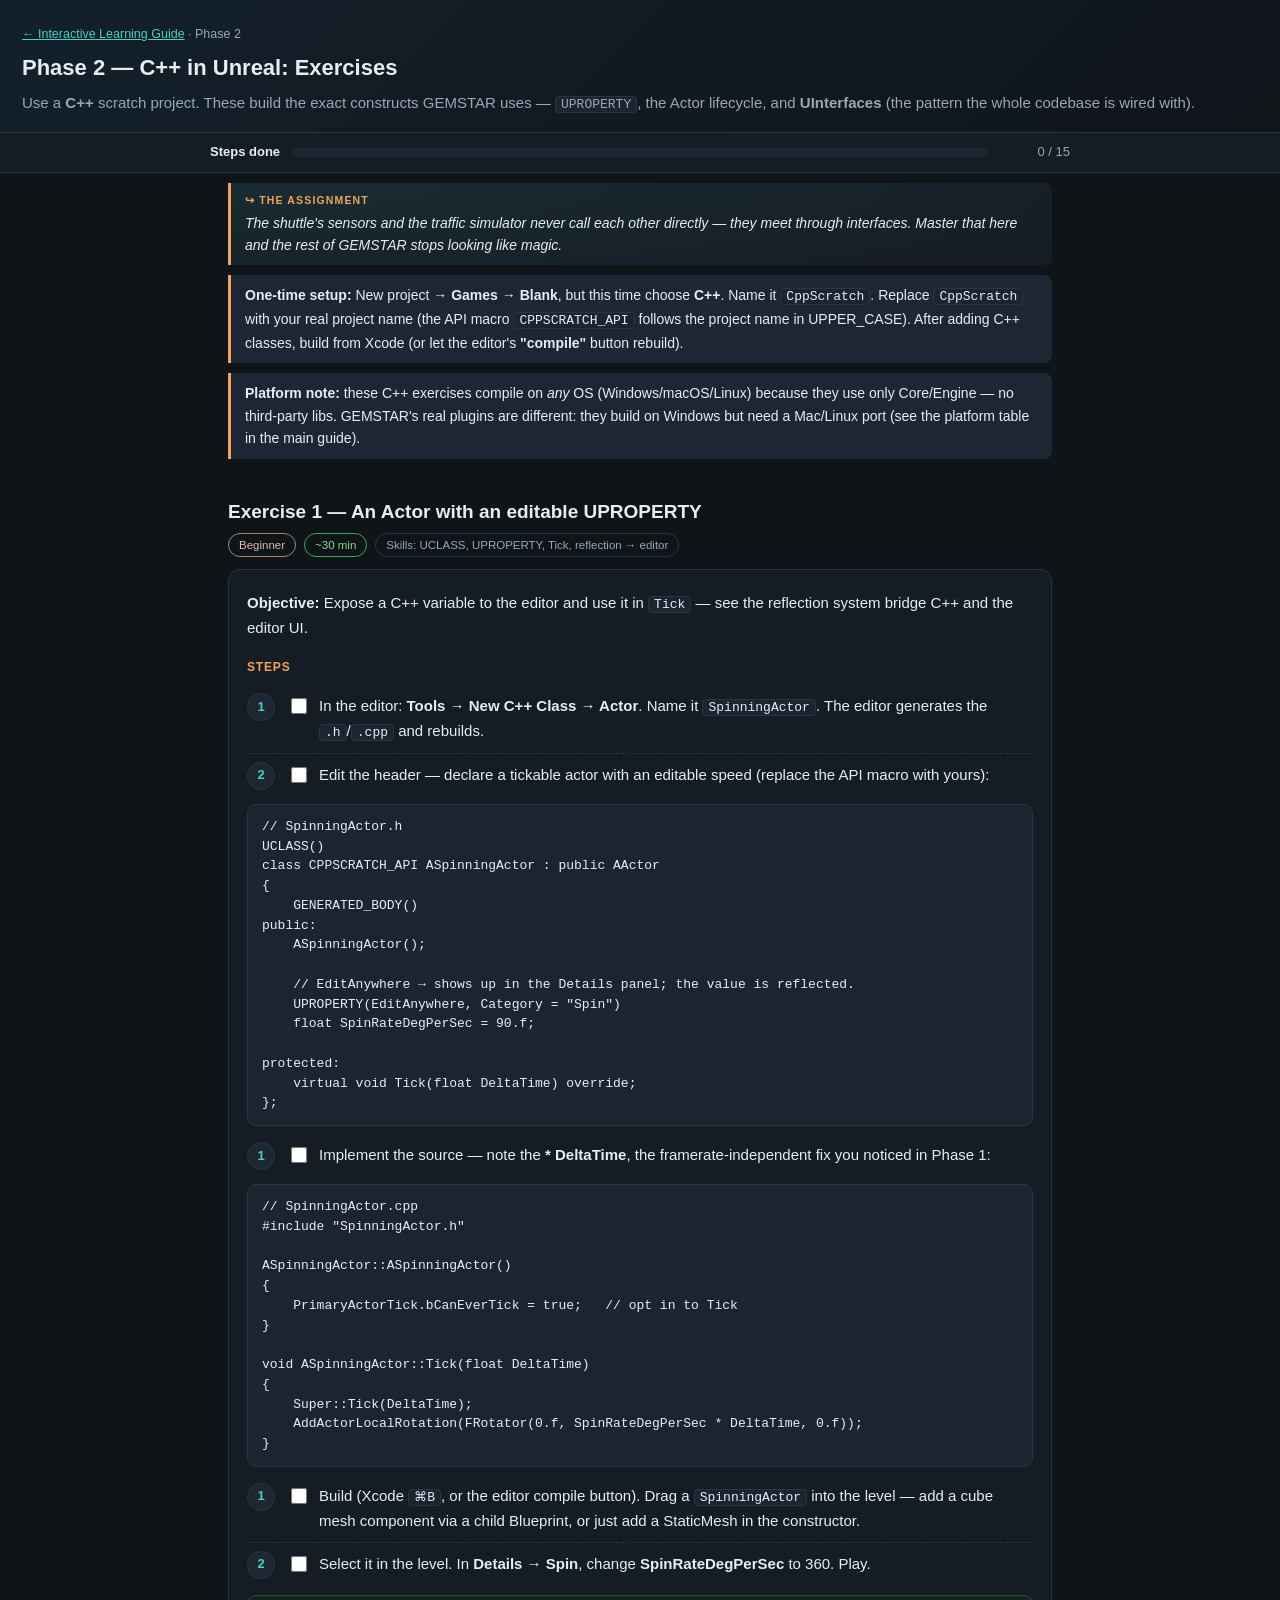
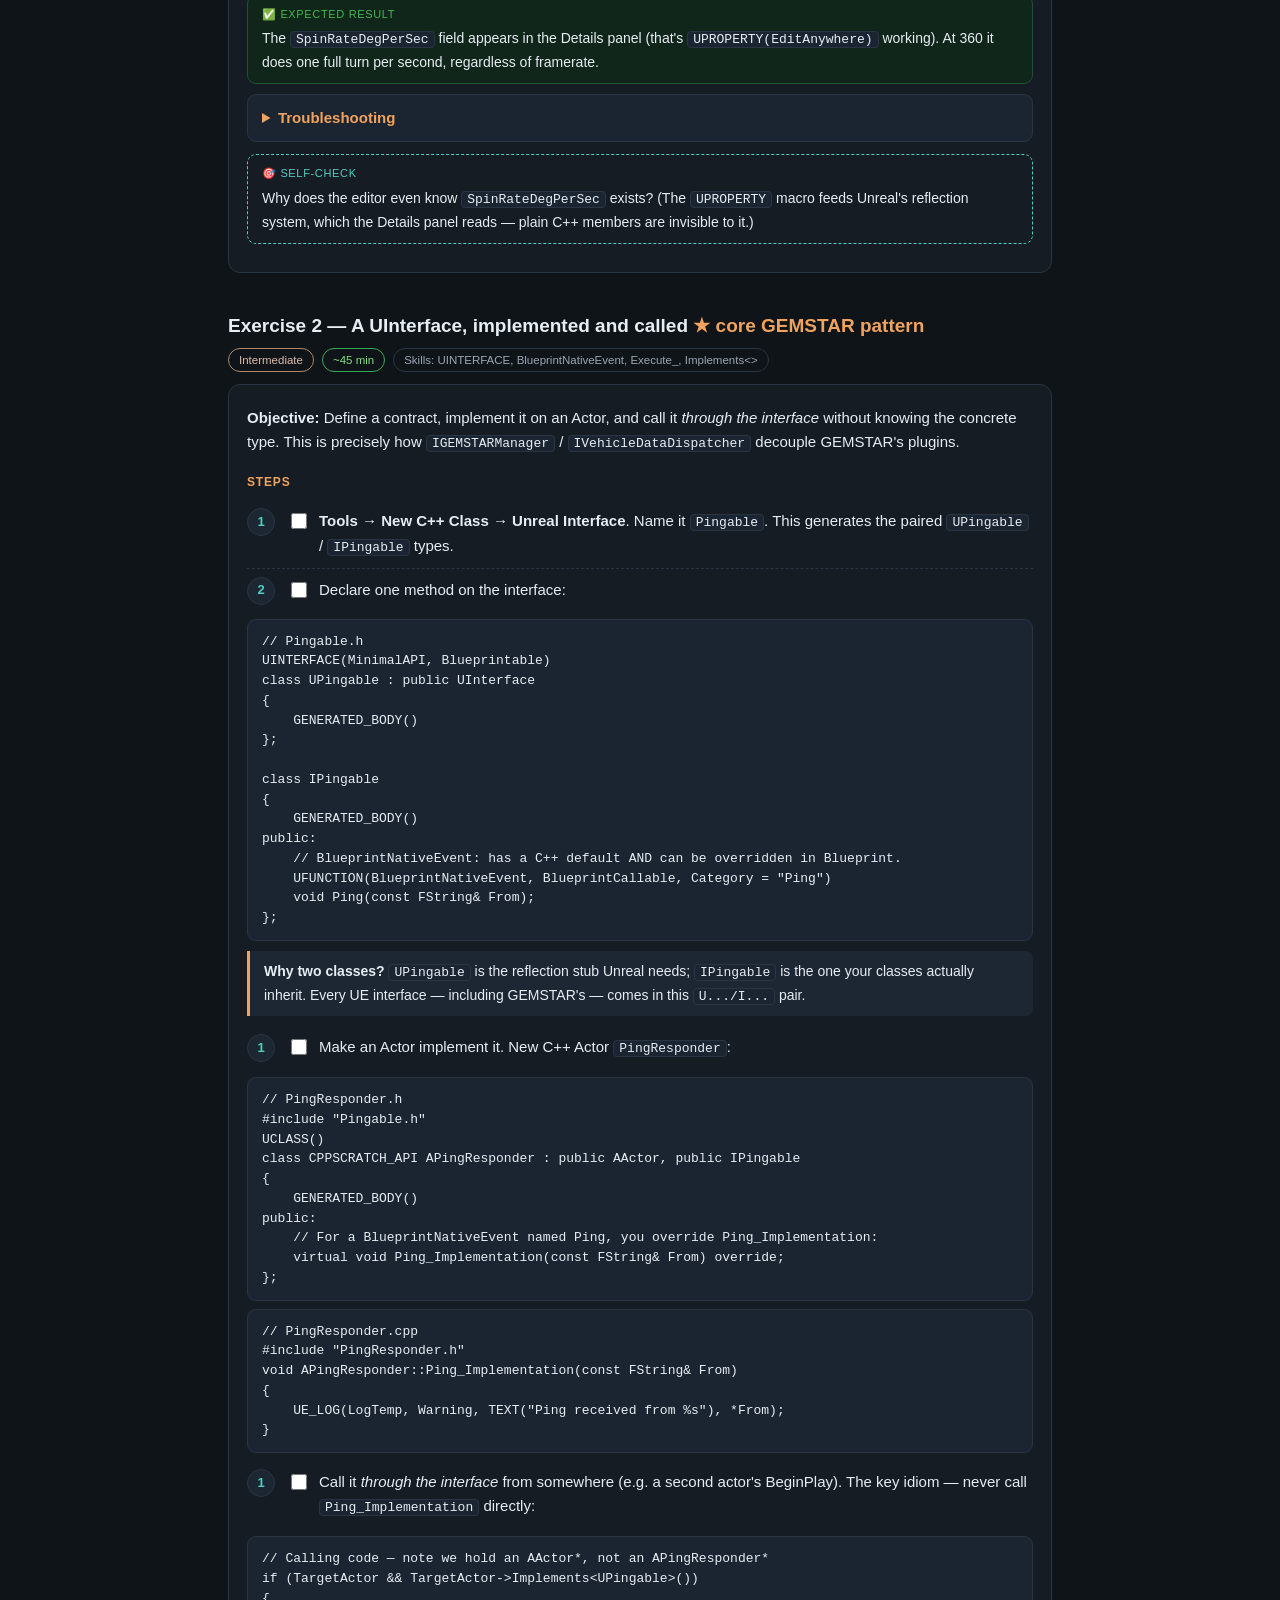
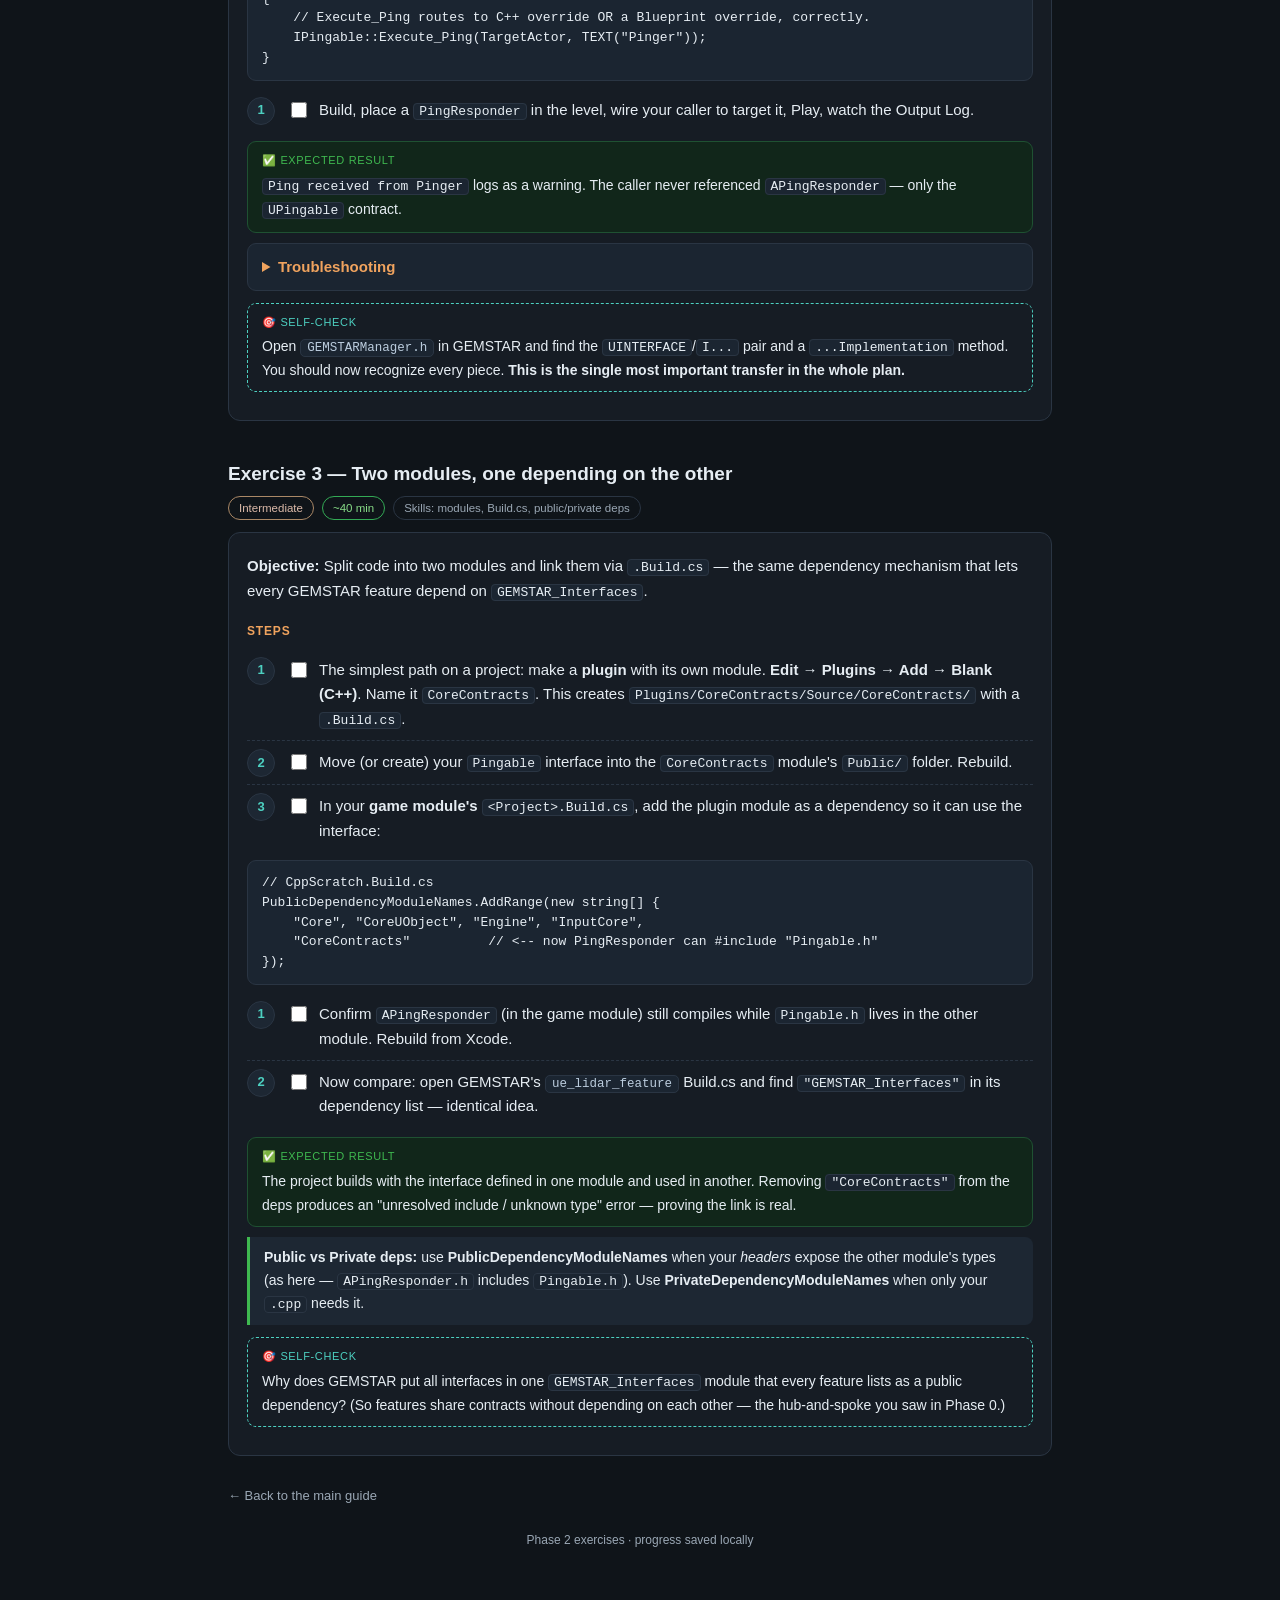
<file: exercises/phase2.html>
<!DOCTYPE html>
<html lang="en">
<head>
<meta charset="utf-8">
<meta name="viewport" content="width=device-width, initial-scale=1">
<title>Phase 2 Exercises · C++ in Unreal</title>
<link rel="stylesheet" href="style.css">
</head>
<body data-key="phase2">
<header class="hero">
  <div class="crumb"><a href="../index.html">← Interactive Learning Guide</a> · Phase 2</div>
  <h1>Phase 2 — C++ in Unreal: Exercises</h1>
  <p>Use a <strong>C++</strong> scratch project. These build the exact constructs GEMSTAR uses — <code>UPROPERTY</code>, the Actor lifecycle, and <strong>UInterfaces</strong> (the pattern the whole codebase is wired with).</p>
</header>
<div class="progressbar"><div class="inner">
  <strong style="font-size:13px">Steps done</strong>
  <div class="bar"><span id="bar"></span></div><span class="pct" id="pct">0 / 0</span>
</div></div>

<div class="wrap">

  <div class="callout arc"><span class="lab">↪ The assignment</span><em>The shuttle's sensors and the traffic simulator never call each other directly — they meet through interfaces. Master that here and the rest of GEMSTAR stops looking like magic.</em></div>

  <div class="callout note"><b>One-time setup:</b> New project → <b>Games → Blank</b>, but this time choose <b>C++</b>. Name it
  <code>CppScratch</code>. Replace <code>CppScratch</code> with your real project name (the API macro
  <code>CPPSCRATCH_API</code> follows the project name in UPPER_CASE). After adding C++ classes, build from
  Xcode (or let the editor's <b>"compile"</b> button rebuild).</div>

  <div class="callout note"><b>Platform note:</b> these C++ exercises compile on <em>any</em> OS (Windows/macOS/Linux) because
  they use only Core/Engine — no third-party libs. GEMSTAR's real plugins are different: they build on Windows but need a
  Mac/Linux port (see the platform table in the main guide).</div>

  <!-- EX 1 -->
  <h2 class="ex">Exercise 1 — An Actor with an editable UPROPERTY</h2>
  <div class="goalrow"><span class="chip lvl">Beginner</span><span class="chip time">~30 min</span>
    <span class="chip">Skills: UCLASS, UPROPERTY, Tick, reflection → editor</span></div>
  <div class="card">
    <p><b>Objective:</b> Expose a C++ variable to the editor and use it in <code>Tick</code> — see the reflection system bridge C++ and the editor UI.</p>
    <h3 class="kicker">Steps</h3>
    <ol class="steps">
      <li><label class="checkrow"><input type="checkbox" class="step"><span class="stxt">In the editor: <b>Tools → New C++ Class → Actor</b>. Name it <code>SpinningActor</code>. The editor generates the <code>.h</code>/<code>.cpp</code> and rebuilds.</span></label></li>
      <li><label class="checkrow"><input type="checkbox" class="step"><span class="stxt">Edit the header — declare a tickable actor with an editable speed (replace the API macro with yours):</span></label></li>
    </ol>
<pre><code>// SpinningActor.h
UCLASS()
class CPPSCRATCH_API ASpinningActor : public AActor
{
    GENERATED_BODY()
public:
    ASpinningActor();

    // EditAnywhere → shows up in the Details panel; the value is reflected.
    UPROPERTY(EditAnywhere, Category = "Spin")
    float SpinRateDegPerSec = 90.f;

protected:
    virtual void Tick(float DeltaTime) override;
};</code></pre>
    <ol class="steps">
      <li><label class="checkrow"><input type="checkbox" class="step"><span class="stxt">Implement the source — note the <b>* DeltaTime</b>, the framerate-independent fix you noticed in Phase 1:</span></label></li>
    </ol>
<pre><code>// SpinningActor.cpp
#include "SpinningActor.h"

ASpinningActor::ASpinningActor()
{
    PrimaryActorTick.bCanEverTick = true;   // opt in to Tick
}

void ASpinningActor::Tick(float DeltaTime)
{
    Super::Tick(DeltaTime);
    AddActorLocalRotation(FRotator(0.f, SpinRateDegPerSec * DeltaTime, 0.f));
}</code></pre>
    <ol class="steps">
      <li><label class="checkrow"><input type="checkbox" class="step"><span class="stxt">Build (Xcode <code>⌘B</code>, or the editor compile button). Drag a <code>SpinningActor</code> into the level — add a cube mesh component via a child Blueprint, or just add a StaticMesh in the constructor.</span></label></li>
      <li><label class="checkrow"><input type="checkbox" class="step"><span class="stxt">Select it in the level. In <b>Details → Spin</b>, change <b>SpinRateDegPerSec</b> to 360. Play.</span></label></li>
    </ol>
    <div class="expect">The <code>SpinRateDegPerSec</code> field appears in the Details panel (that's <code>UPROPERTY(EditAnywhere)</code> working). At 360 it does one full turn per second, regardless of framerate.</div>
    <details class="tshoot"><summary>Troubleshooting</summary>
      <table>
        <tr><td><b>Property not in Details panel</b></td><td>You likely forgot <code>UPROPERTY(EditAnywhere)</code>, or didn't rebuild. A plain C++ member without the macro is invisible to the editor.</td></tr>
        <tr><td><b>Build error: redefinition / API macro</b></td><td><code>CPPSCRATCH_API</code> must match <em>your</em> project's module name in caps. Check another generated header.</td></tr>
        <tr><td><b>Doesn't tick</b></td><td><code>PrimaryActorTick.bCanEverTick = true;</code> must be in the constructor.</td></tr>
      </table>
    </details>
    <div class="selfcheck">Why does the editor even know <code>SpinRateDegPerSec</code> exists? (The <code>UPROPERTY</code> macro feeds Unreal's reflection system, which the Details panel reads — plain C++ members are invisible to it.)</div>
  </div>

  <!-- EX 2 -->
  <h2 class="ex">Exercise 2 — A UInterface, implemented and called <span style="color:var(--accent2)">★ core GEMSTAR pattern</span></h2>
  <div class="goalrow"><span class="chip lvl">Intermediate</span><span class="chip time">~45 min</span>
    <span class="chip">Skills: UINTERFACE, BlueprintNativeEvent, Execute_, Implements&lt;&gt;</span></div>
  <div class="card">
    <p><b>Objective:</b> Define a contract, implement it on an Actor, and call it <em>through the interface</em> without knowing the concrete type. This is precisely how <code>IGEMSTARManager</code> / <code>IVehicleDataDispatcher</code> decouple GEMSTAR's plugins.</p>
    <h3 class="kicker">Steps</h3>
    <ol class="steps">
      <li><label class="checkrow"><input type="checkbox" class="step"><span class="stxt"><b>Tools → New C++ Class → Unreal Interface</b>. Name it <code>Pingable</code>. This generates the paired <code>UPingable</code> / <code>IPingable</code> types.</span></label></li>
      <li><label class="checkrow"><input type="checkbox" class="step"><span class="stxt">Declare one method on the interface:</span></label></li>
    </ol>
<pre><code>// Pingable.h
UINTERFACE(MinimalAPI, Blueprintable)
class UPingable : public UInterface
{
    GENERATED_BODY()
};

class IPingable
{
    GENERATED_BODY()
public:
    // BlueprintNativeEvent: has a C++ default AND can be overridden in Blueprint.
    UFUNCTION(BlueprintNativeEvent, BlueprintCallable, Category = "Ping")
    void Ping(const FString& From);
};</code></pre>
      <div class="callout note"><b>Why two classes?</b> <code>UPingable</code> is the reflection stub Unreal needs; <code>IPingable</code> is the one your classes actually inherit. Every UE interface — including GEMSTAR's — comes in this <code>U.../I...</code> pair.</div>
    <ol class="steps">
      <li><label class="checkrow"><input type="checkbox" class="step"><span class="stxt">Make an Actor implement it. New C++ Actor <code>PingResponder</code>:</span></label></li>
    </ol>
<pre><code>// PingResponder.h
#include "Pingable.h"
UCLASS()
class CPPSCRATCH_API APingResponder : public AActor, public IPingable
{
    GENERATED_BODY()
public:
    // For a BlueprintNativeEvent named Ping, you override Ping_Implementation:
    virtual void Ping_Implementation(const FString& From) override;
};</code></pre>
<pre><code>// PingResponder.cpp
#include "PingResponder.h"
void APingResponder::Ping_Implementation(const FString& From)
{
    UE_LOG(LogTemp, Warning, TEXT("Ping received from %s"), *From);
}</code></pre>
    <ol class="steps">
      <li><label class="checkrow"><input type="checkbox" class="step"><span class="stxt">Call it <em>through the interface</em> from somewhere (e.g. a second actor's BeginPlay). The key idiom — never call <code>Ping_Implementation</code> directly:</span></label></li>
    </ol>
<pre><code>// Calling code — note we hold an AActor*, not an APingResponder*
if (TargetActor && TargetActor->Implements&lt;UPingable&gt;())
{
    // Execute_Ping routes to C++ override OR a Blueprint override, correctly.
    IPingable::Execute_Ping(TargetActor, TEXT("Pinger"));
}</code></pre>
    <ol class="steps">
      <li><label class="checkrow"><input type="checkbox" class="step"><span class="stxt">Build, place a <code>PingResponder</code> in the level, wire your caller to target it, Play, watch the Output Log.</span></label></li>
    </ol>
    <div class="expect"><code>Ping received from Pinger</code> logs as a warning. The caller never referenced <code>APingResponder</code> — only the <code>UPingable</code> contract.</div>
    <details class="tshoot"><summary>Troubleshooting</summary>
      <table>
        <tr><td><b>Linker error on Ping</b></td><td>For <code>BlueprintNativeEvent</code> you must implement <code>Ping_<u>Implementation</u></code>, not <code>Ping</code>.</td></tr>
        <tr><td><b>Implements&lt;&gt; always false</b></td><td>The actor must inherit <code>public IPingable</code> AND be a UObject-derived class. Rebuild after adding the base.</td></tr>
        <tr><td><b>Why not just call Ping() directly?</b></td><td>Direct calls bypass Blueprint overrides and crash if the object doesn't implement the interface. Always use <code>Execute_</code>.</td></tr>
      </table>
    </details>
    <div class="selfcheck">Open <span class="path">GEMSTARManager.h</span> in GEMSTAR and find the <code>UINTERFACE</code>/<code>I...</code> pair and a <code>...Implementation</code> method. You should now recognize every piece. <b>This is the single most important transfer in the whole plan.</b></div>
  </div>

  <!-- EX 3 -->
  <h2 class="ex">Exercise 3 — Two modules, one depending on the other</h2>
  <div class="goalrow"><span class="chip lvl">Intermediate</span><span class="chip time">~40 min</span>
    <span class="chip">Skills: modules, Build.cs, public/private deps</span></div>
  <div class="card">
    <p><b>Objective:</b> Split code into two modules and link them via <code>.Build.cs</code> — the same dependency mechanism that lets every GEMSTAR feature depend on <code>GEMSTAR_Interfaces</code>.</p>
    <h3 class="kicker">Steps</h3>
    <ol class="steps">
      <li><label class="checkrow"><input type="checkbox" class="step"><span class="stxt">The simplest path on a project: make a <b>plugin</b> with its own module. <b>Edit → Plugins → Add → Blank (C++)</b>. Name it <code>CoreContracts</code>. This creates <code>Plugins/CoreContracts/Source/CoreContracts/</code> with a <code>.Build.cs</code>.</span></label></li>
      <li><label class="checkrow"><input type="checkbox" class="step"><span class="stxt">Move (or create) your <code>Pingable</code> interface into the <code>CoreContracts</code> module's <code>Public/</code> folder. Rebuild.</span></label></li>
      <li><label class="checkrow"><input type="checkbox" class="step"><span class="stxt">In your <b>game module's</b> <code>&lt;Project&gt;.Build.cs</code>, add the plugin module as a dependency so it can use the interface:</span></label></li>
    </ol>
<pre><code>// CppScratch.Build.cs
PublicDependencyModuleNames.AddRange(new string[] {
    "Core", "CoreUObject", "Engine", "InputCore",
    "CoreContracts"          // &lt;-- now PingResponder can #include "Pingable.h"
});</code></pre>
    <ol class="steps">
      <li><label class="checkrow"><input type="checkbox" class="step"><span class="stxt">Confirm <code>APingResponder</code> (in the game module) still compiles while <code>Pingable.h</code> lives in the other module. Rebuild from Xcode.</span></label></li>
      <li><label class="checkrow"><input type="checkbox" class="step"><span class="stxt">Now compare: open GEMSTAR's <span class="path">ue_lidar_feature</span> Build.cs and find <code>"GEMSTAR_Interfaces"</code> in its dependency list — identical idea.</span></label></li>
    </ol>
    <div class="expect">The project builds with the interface defined in one module and used in another. Removing <code>"CoreContracts"</code> from the deps produces an "unresolved include / unknown type" error — proving the link is real.</div>
    <div class="callout tip"><b>Public vs Private deps:</b> use <b>PublicDependencyModuleNames</b> when your <em>headers</em> expose the other module's types (as here — <code>APingResponder.h</code> includes <code>Pingable.h</code>). Use <b>PrivateDependencyModuleNames</b> when only your <code>.cpp</code> needs it.</div>
    <div class="selfcheck">Why does GEMSTAR put all interfaces in one <code>GEMSTAR_Interfaces</code> module that every feature lists as a public dependency? (So features share contracts without depending on each other — the hub-and-spoke you saw in Phase 0.)</div>
  </div>

  <a class="backlink" href="../index.html">← Back to the main guide</a>
  <footer>Phase 2 exercises · progress saved locally</footer>
</div>
<script src="steps.js"></script>
</body>
</html>
</file>
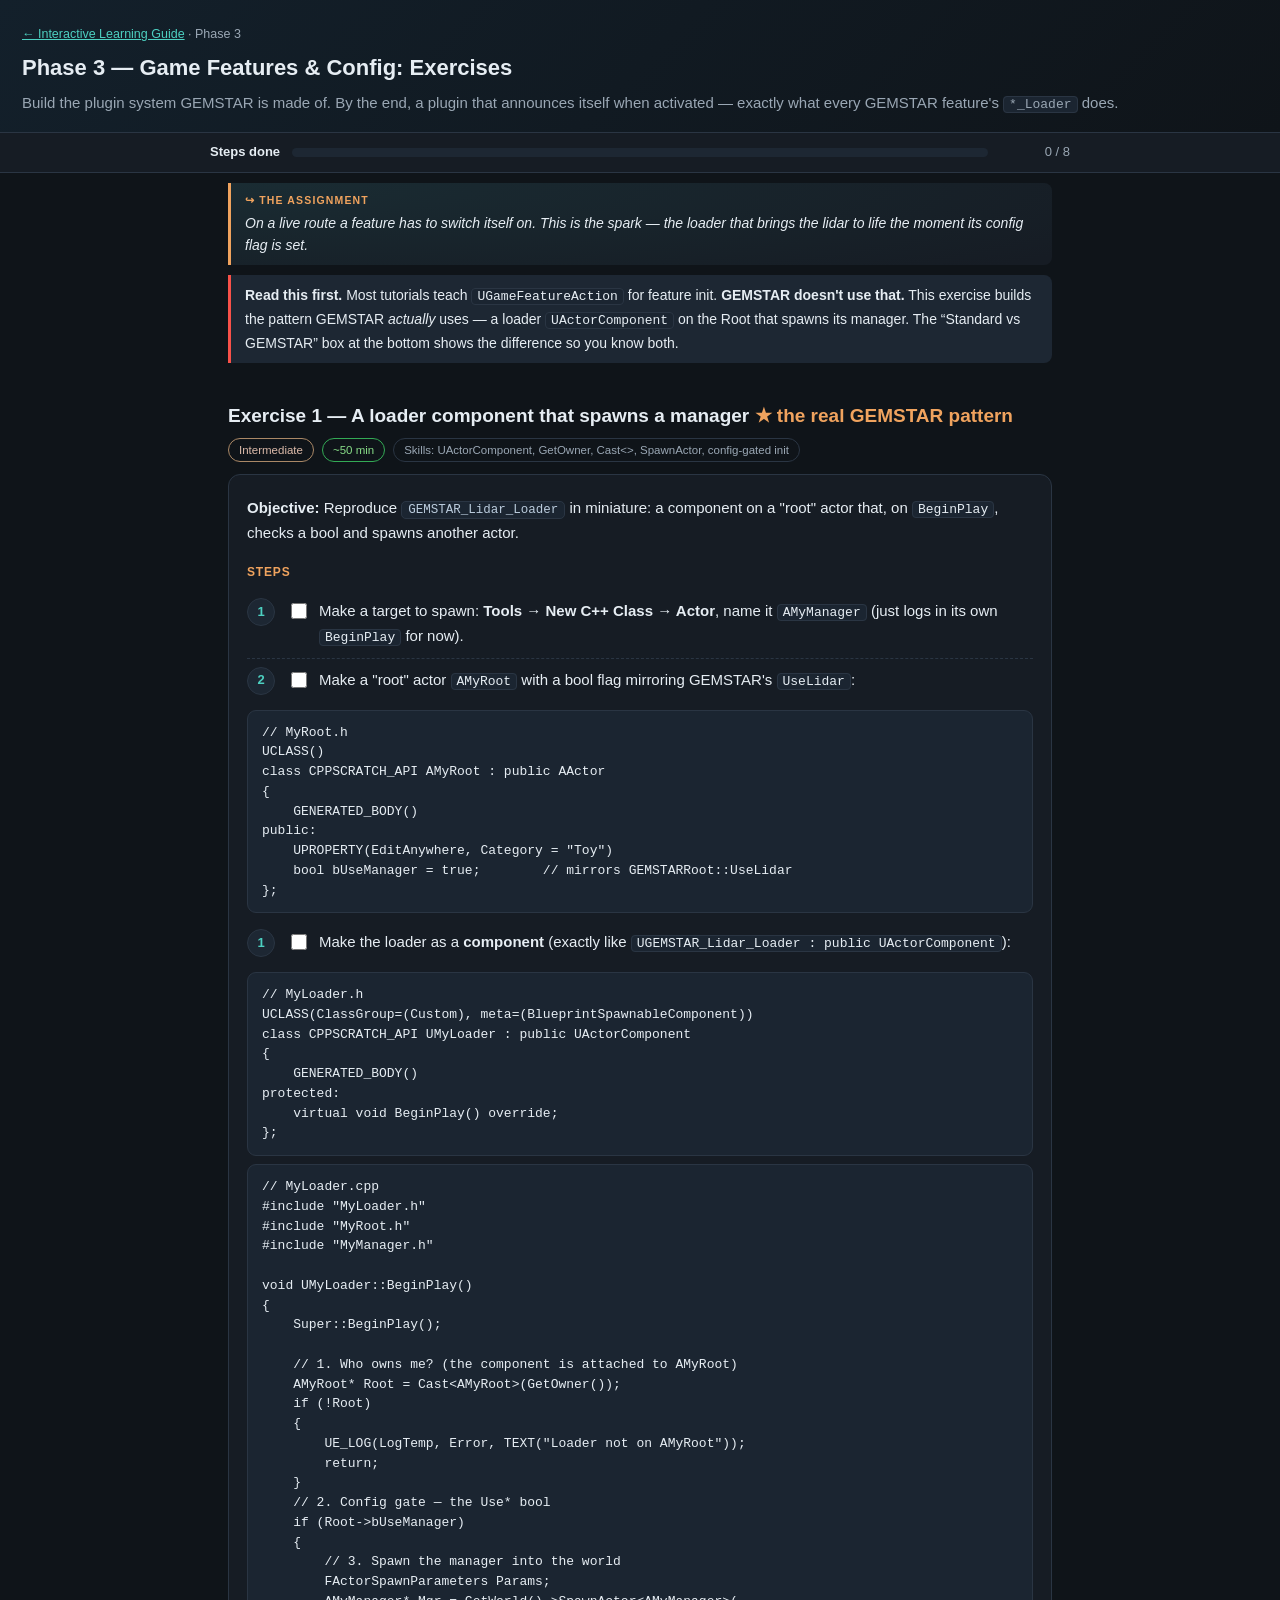
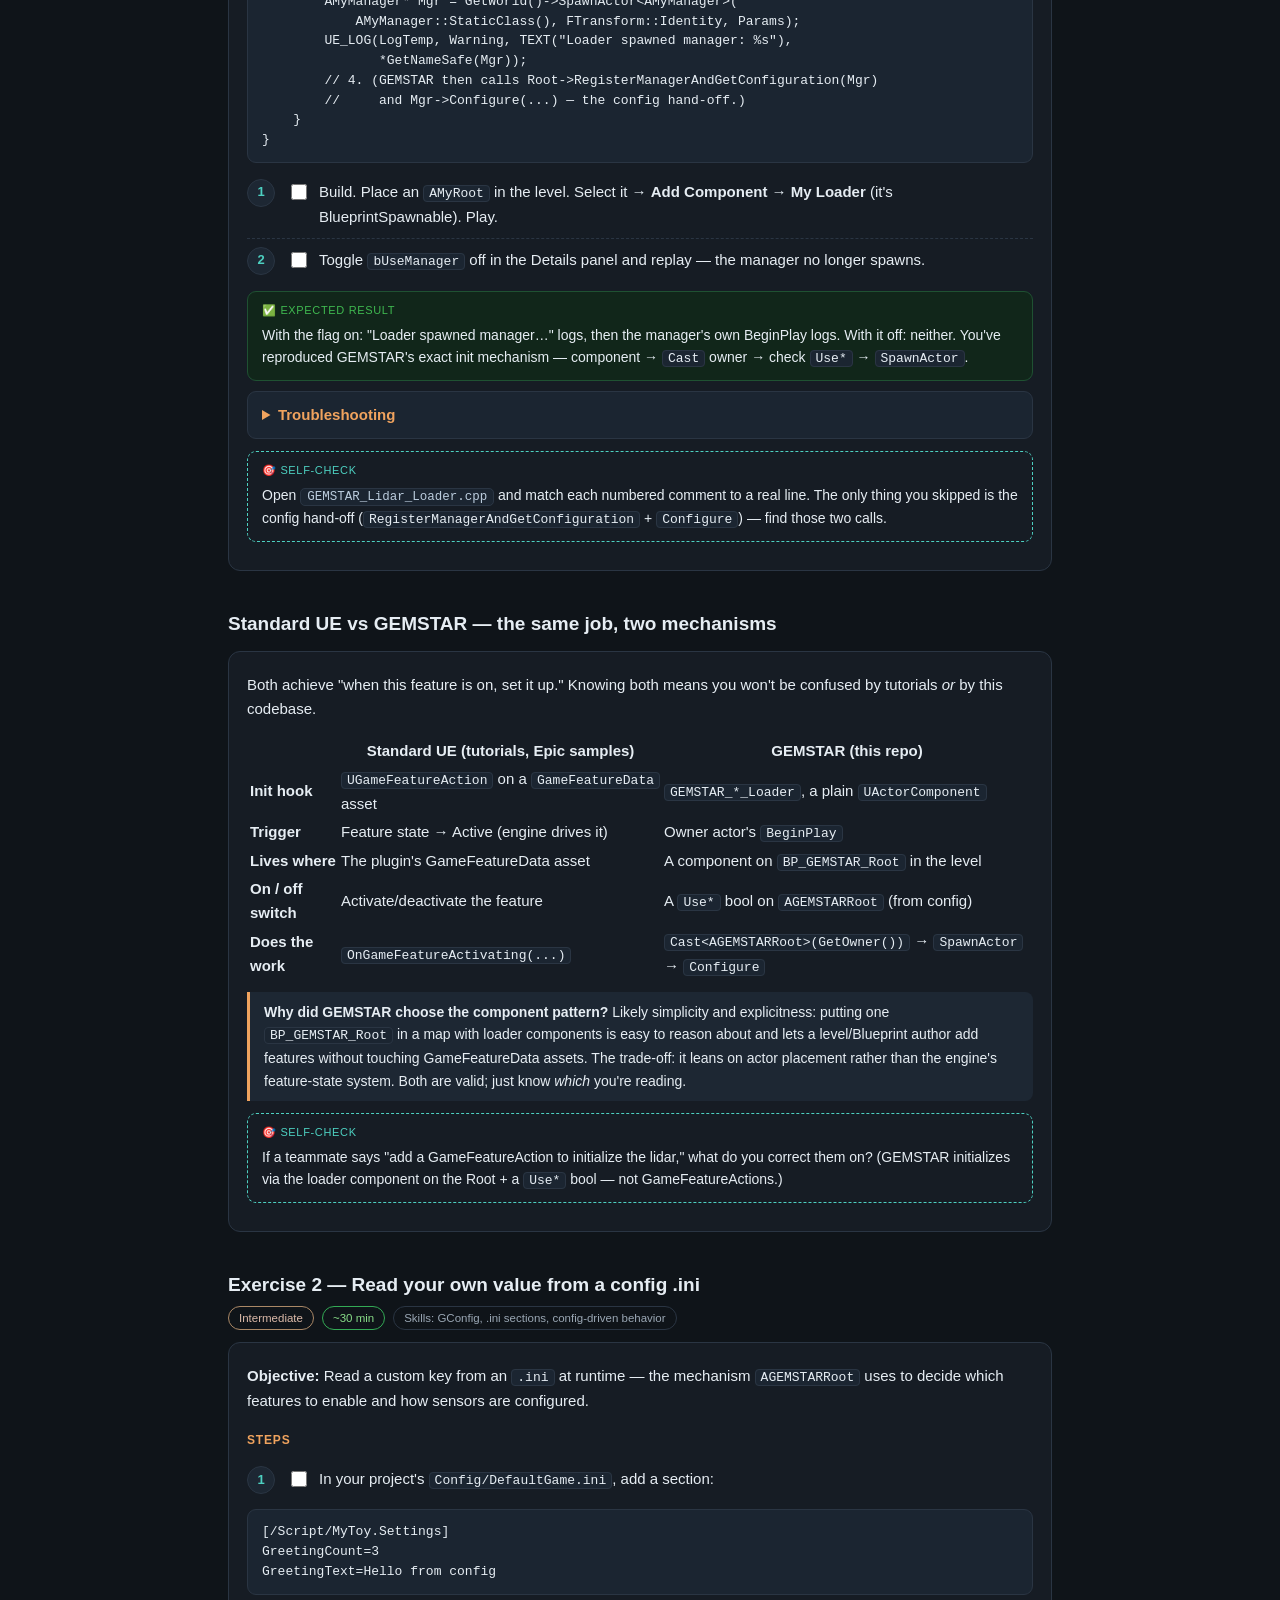
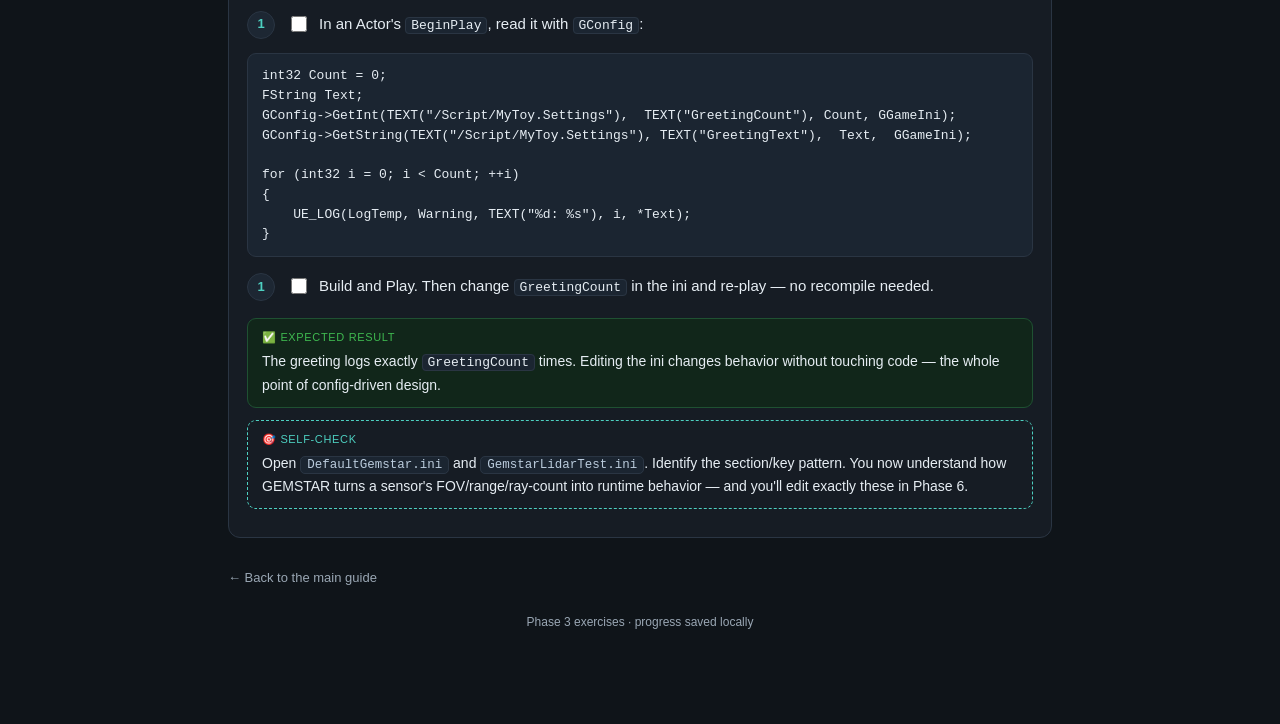
<file: exercises/phase3.html>
<!DOCTYPE html>
<html lang="en">
<head>
<meta charset="utf-8">
<meta name="viewport" content="width=device-width, initial-scale=1">
<title>Phase 3 Exercises · Game Features</title>
<link rel="stylesheet" href="style.css">
</head>
<body data-key="phase3">
<header class="hero">
  <div class="crumb"><a href="../index.html">← Interactive Learning Guide</a> · Phase 3</div>
  <h1>Phase 3 — Game Features &amp; Config: Exercises</h1>
  <p>Build the plugin system GEMSTAR is made of. By the end, a plugin that announces itself when activated — exactly what every GEMSTAR feature's <code>*_Loader</code> does.</p>
</header>
<div class="progressbar"><div class="inner">
  <strong style="font-size:13px">Steps done</strong>
  <div class="bar"><span id="bar"></span></div><span class="pct" id="pct">0 / 0</span>
</div></div>

<div class="wrap">

  <div class="callout arc"><span class="lab">↪ The assignment</span><em>On a live route a feature has to switch itself on. This is the spark — the loader that brings the lidar to life the moment its config flag is set.</em></div>

  <div class="callout warn"><b>Read this first.</b> Most tutorials teach <code>UGameFeatureAction</code> for feature init.
  <b>GEMSTAR doesn't use that.</b> This exercise builds the pattern GEMSTAR <em>actually</em> uses — a loader
  <code>UActorComponent</code> on the Root that spawns its manager. The “Standard vs GEMSTAR” box at the bottom shows
  the difference so you know both.</div>

  <!-- EX 1 -->
  <h2 class="ex">Exercise 1 — A loader component that spawns a manager <span style="color:var(--accent2)">★ the real GEMSTAR pattern</span></h2>
  <div class="goalrow"><span class="chip lvl">Intermediate</span><span class="chip time">~50 min</span>
    <span class="chip">Skills: UActorComponent, GetOwner, Cast&lt;&gt;, SpawnActor, config-gated init</span></div>
  <div class="card">
    <p><b>Objective:</b> Reproduce <a class="path" data-file="Plugins/GameFeatures/ue_lidar_feature/Source/ue_lidar_featureRuntime/Private/GEMSTAR_Lidar_Loader.cpp" href="../../Plugins/GameFeatures/ue_lidar_feature/Source/ue_lidar_featureRuntime/Private/GEMSTAR_Lidar_Loader.cpp">GEMSTAR_Lidar_Loader</a> in miniature: a component on a "root" actor that, on <code>BeginPlay</code>, checks a bool and spawns another actor.</p>
    <h3 class="kicker">Steps</h3>
    <ol class="steps">
      <li><label class="checkrow"><input type="checkbox" class="step"><span class="stxt">Make a target to spawn: <b>Tools → New C++ Class → Actor</b>, name it <code>AMyManager</code> (just logs in its own <code>BeginPlay</code> for now).</span></label></li>
      <li><label class="checkrow"><input type="checkbox" class="step"><span class="stxt">Make a "root" actor <code>AMyRoot</code> with a bool flag mirroring GEMSTAR's <code>UseLidar</code>:</span></label></li>
    </ol>
<pre><code>// MyRoot.h
UCLASS()
class CPPSCRATCH_API AMyRoot : public AActor
{
    GENERATED_BODY()
public:
    UPROPERTY(EditAnywhere, Category = "Toy")
    bool bUseManager = true;        // mirrors GEMSTARRoot::UseLidar
};</code></pre>
    <ol class="steps">
      <li><label class="checkrow"><input type="checkbox" class="step"><span class="stxt">Make the loader as a <b>component</b> (exactly like <code>UGEMSTAR_Lidar_Loader : public UActorComponent</code>):</span></label></li>
    </ol>
<pre><code>// MyLoader.h
UCLASS(ClassGroup=(Custom), meta=(BlueprintSpawnableComponent))
class CPPSCRATCH_API UMyLoader : public UActorComponent
{
    GENERATED_BODY()
protected:
    virtual void BeginPlay() override;
};</code></pre>
<pre><code>// MyLoader.cpp
#include "MyLoader.h"
#include "MyRoot.h"
#include "MyManager.h"

void UMyLoader::BeginPlay()
{
    Super::BeginPlay();

    // 1. Who owns me? (the component is attached to AMyRoot)
    AMyRoot* Root = Cast&lt;AMyRoot&gt;(GetOwner());
    if (!Root)
    {
        UE_LOG(LogTemp, Error, TEXT("Loader not on AMyRoot"));
        return;
    }
    // 2. Config gate — the Use* bool
    if (Root->bUseManager)
    {
        // 3. Spawn the manager into the world
        FActorSpawnParameters Params;
        AMyManager* Mgr = GetWorld()->SpawnActor&lt;AMyManager&gt;(
            AMyManager::StaticClass(), FTransform::Identity, Params);
        UE_LOG(LogTemp, Warning, TEXT("Loader spawned manager: %s"),
               *GetNameSafe(Mgr));
        // 4. (GEMSTAR then calls Root->RegisterManagerAndGetConfiguration(Mgr)
        //     and Mgr->Configure(...) — the config hand-off.)
    }
}</code></pre>
    <ol class="steps">
      <li><label class="checkrow"><input type="checkbox" class="step"><span class="stxt">Build. Place an <code>AMyRoot</code> in the level. Select it → <b>Add Component → My Loader</b> (it's BlueprintSpawnable). Play.</span></label></li>
      <li><label class="checkrow"><input type="checkbox" class="step"><span class="stxt">Toggle <code>bUseManager</code> off in the Details panel and replay — the manager no longer spawns.</span></label></li>
    </ol>
    <div class="expect">With the flag on: "Loader spawned manager…" logs, then the manager's own BeginPlay logs. With it off: neither. You've reproduced GEMSTAR's exact init mechanism — component → <code>Cast</code> owner → check <code>Use*</code> → <code>SpawnActor</code>.</div>
    <details class="tshoot"><summary>Troubleshooting</summary>
      <table>
        <tr><td><b><code>GetOwner()</code> returns null / cast fails</b></td><td>The component must be attached to an <code>AMyRoot</code> instance. In GEMSTAR the loaders live on <code>BP_GEMSTAR_Root</code>.</td></tr>
        <tr><td><b>Component not in "Add Component" list</b></td><td>Needs <code>meta=(BlueprintSpawnableComponent)</code> and a successful build.</td></tr>
        <tr><td><b><code>SpawnActor</code> returns null</b></td><td>Needs a valid <code>UWorld</code> (only during play) and a non-abstract class.</td></tr>
      </table>
    </details>
    <div class="selfcheck">Open <a class="path" data-file="Plugins/GameFeatures/ue_lidar_feature/Source/ue_lidar_featureRuntime/Private/GEMSTAR_Lidar_Loader.cpp" href="../../Plugins/GameFeatures/ue_lidar_feature/Source/ue_lidar_featureRuntime/Private/GEMSTAR_Lidar_Loader.cpp">GEMSTAR_Lidar_Loader.cpp</a> and match each numbered comment to a real line. The only thing you skipped is the config hand-off (<code>RegisterManagerAndGetConfiguration</code> + <code>Configure</code>) — find those two calls.</div>
  </div>

  <!-- Standard vs GEMSTAR -->
  <h2 class="ex">Standard UE vs GEMSTAR — the same job, two mechanisms</h2>
  <div class="card">
    <p>Both achieve "when this feature is on, set it up." Knowing both means you won't be confused by tutorials <em>or</em> by this codebase.</p>
    <table>
      <tr><th></th><th>Standard UE (tutorials, Epic samples)</th><th>GEMSTAR (this repo)</th></tr>
      <tr><td><b>Init hook</b></td><td><code>UGameFeatureAction</code> on a <code>GameFeatureData</code> asset</td><td><code>GEMSTAR_*_Loader</code>, a plain <code>UActorComponent</code></td></tr>
      <tr><td><b>Trigger</b></td><td>Feature state → Active (engine drives it)</td><td>Owner actor's <code>BeginPlay</code></td></tr>
      <tr><td><b>Lives where</b></td><td>The plugin's GameFeatureData asset</td><td>A component on <code>BP_GEMSTAR_Root</code> in the level</td></tr>
      <tr><td><b>On / off switch</b></td><td>Activate/deactivate the feature</td><td>A <code>Use*</code> bool on <code>AGEMSTARRoot</code> (from config)</td></tr>
      <tr><td><b>Does the work</b></td><td><code>OnGameFeatureActivating(...)</code></td><td><code>Cast&lt;AGEMSTARRoot&gt;(GetOwner())</code> → <code>SpawnActor</code> → <code>Configure</code></td></tr>
    </table>
    <div class="callout note"><b>Why did GEMSTAR choose the component pattern?</b> Likely simplicity and explicitness: putting one
    <code>BP_GEMSTAR_Root</code> in a map with loader components is easy to reason about and lets a level/Blueprint author
    add features without touching GameFeatureData assets. The trade-off: it leans on actor placement rather than the
    engine's feature-state system. Both are valid; just know <em>which</em> you're reading.</div>
    <div class="selfcheck">If a teammate says "add a GameFeatureAction to initialize the lidar," what do you correct them on? (GEMSTAR initializes via the loader component on the Root + a <code>Use*</code> bool — not GameFeatureActions.)</div>
  </div>

  <!-- EX 2 -->
  <h2 class="ex">Exercise 2 — Read your own value from a config .ini</h2>
  <div class="goalrow"><span class="chip lvl">Intermediate</span><span class="chip time">~30 min</span>
    <span class="chip">Skills: GConfig, .ini sections, config-driven behavior</span></div>
  <div class="card">
    <p><b>Objective:</b> Read a custom key from an <code>.ini</code> at runtime — the mechanism <code>AGEMSTARRoot</code> uses to decide which features to enable and how sensors are configured.</p>
    <h3 class="kicker">Steps</h3>
    <ol class="steps">
      <li><label class="checkrow"><input type="checkbox" class="step"><span class="stxt">In your project's <code>Config/DefaultGame.ini</code>, add a section:</span></label></li>
    </ol>
<pre><code>[/Script/MyToy.Settings]
GreetingCount=3
GreetingText=Hello from config</code></pre>
    <ol class="steps">
      <li><label class="checkrow"><input type="checkbox" class="step"><span class="stxt">In an Actor's <code>BeginPlay</code>, read it with <code>GConfig</code>:</span></label></li>
    </ol>
<pre><code>int32 Count = 0;
FString Text;
GConfig->GetInt(TEXT("/Script/MyToy.Settings"),  TEXT("GreetingCount"), Count, GGameIni);
GConfig->GetString(TEXT("/Script/MyToy.Settings"), TEXT("GreetingText"),  Text,  GGameIni);

for (int32 i = 0; i &lt; Count; ++i)
{
    UE_LOG(LogTemp, Warning, TEXT("%d: %s"), i, *Text);
}</code></pre>
    <ol class="steps">
      <li><label class="checkrow"><input type="checkbox" class="step"><span class="stxt">Build and Play. Then change <code>GreetingCount</code> in the ini and re-play — no recompile needed.</span></label></li>
    </ol>
    <div class="expect">The greeting logs exactly <code>GreetingCount</code> times. Editing the ini changes behavior without touching code — the whole point of config-driven design.</div>
    <div class="selfcheck">Open <span class="path">DefaultGemstar.ini</span> and <span class="path">GemstarLidarTest.ini</span>. Identify the section/key pattern. You now understand how GEMSTAR turns a sensor's FOV/range/ray-count into runtime behavior — and you'll edit exactly these in Phase 6.</div>
  </div>

  <a class="backlink" href="../index.html">← Back to the main guide</a>
  <footer>Phase 3 exercises · progress saved locally</footer>
</div>
<script src="steps.js"></script>
</body>
</html>
</file>
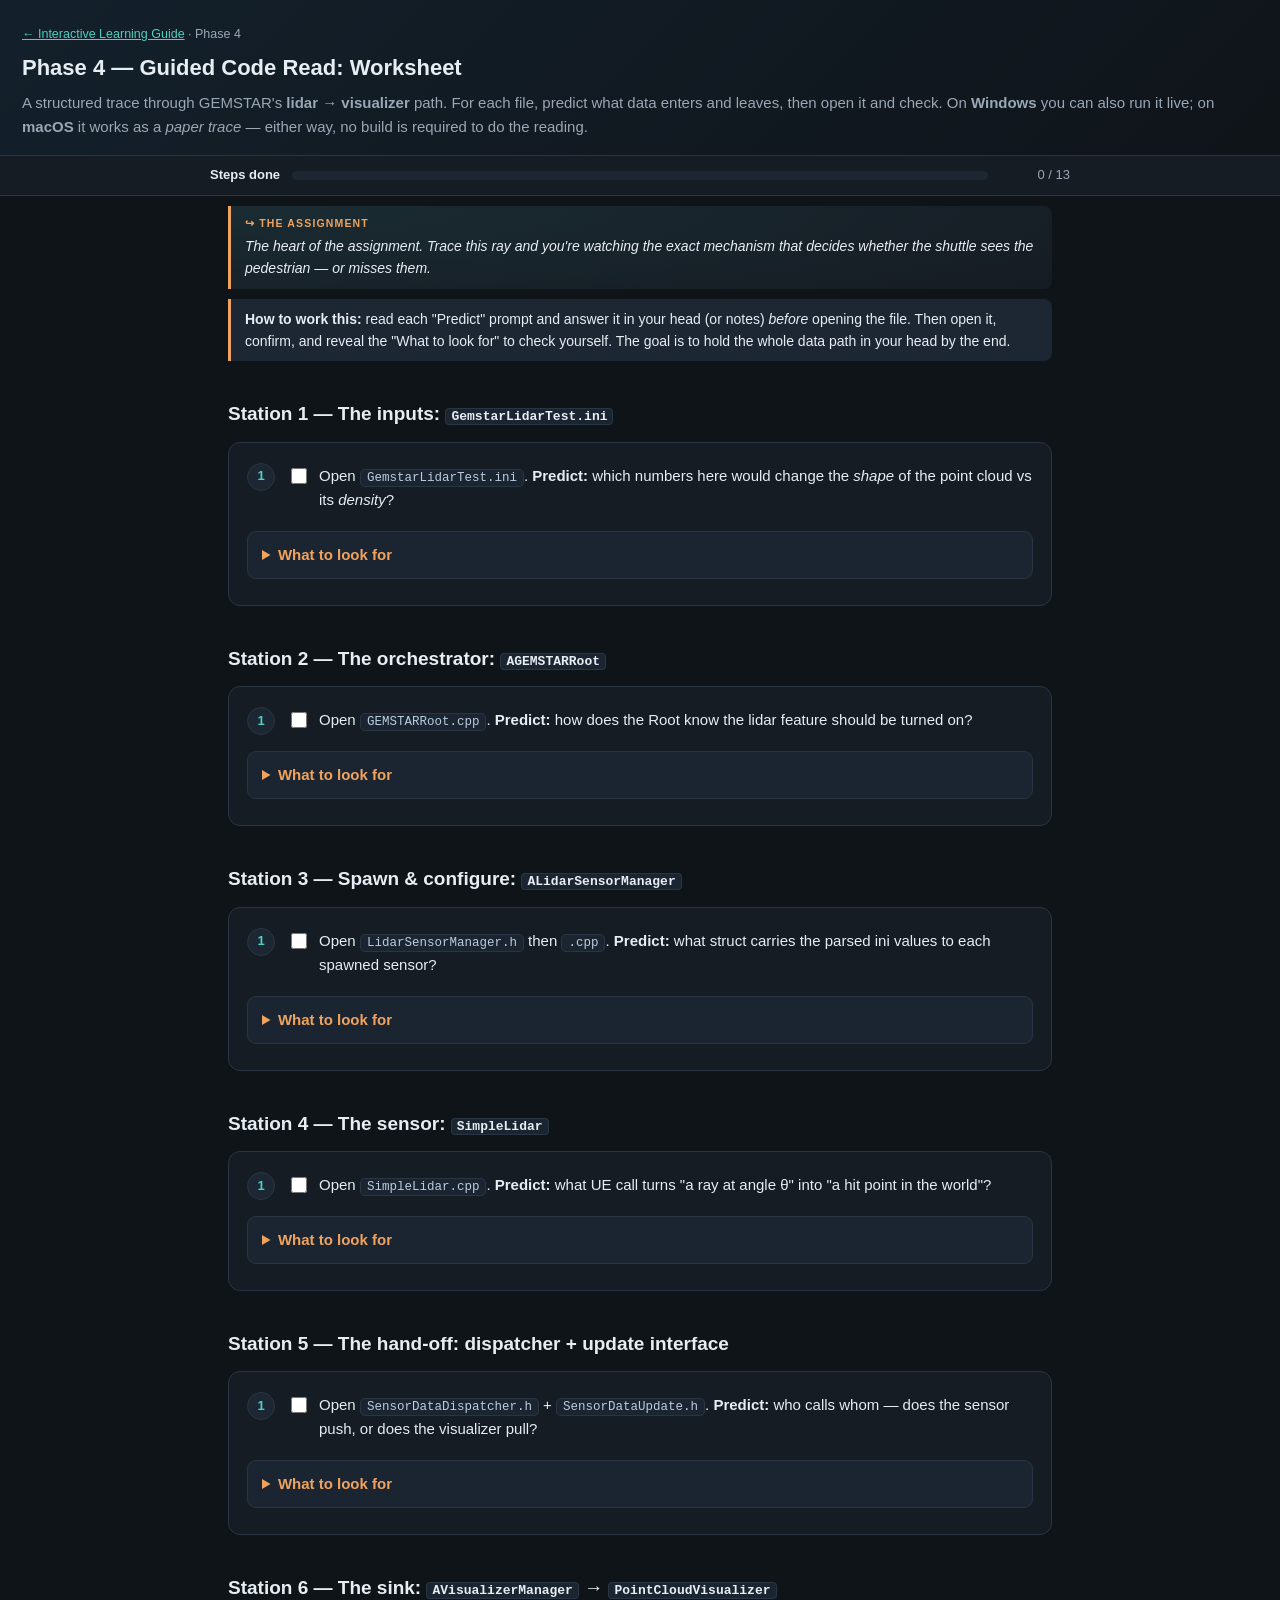
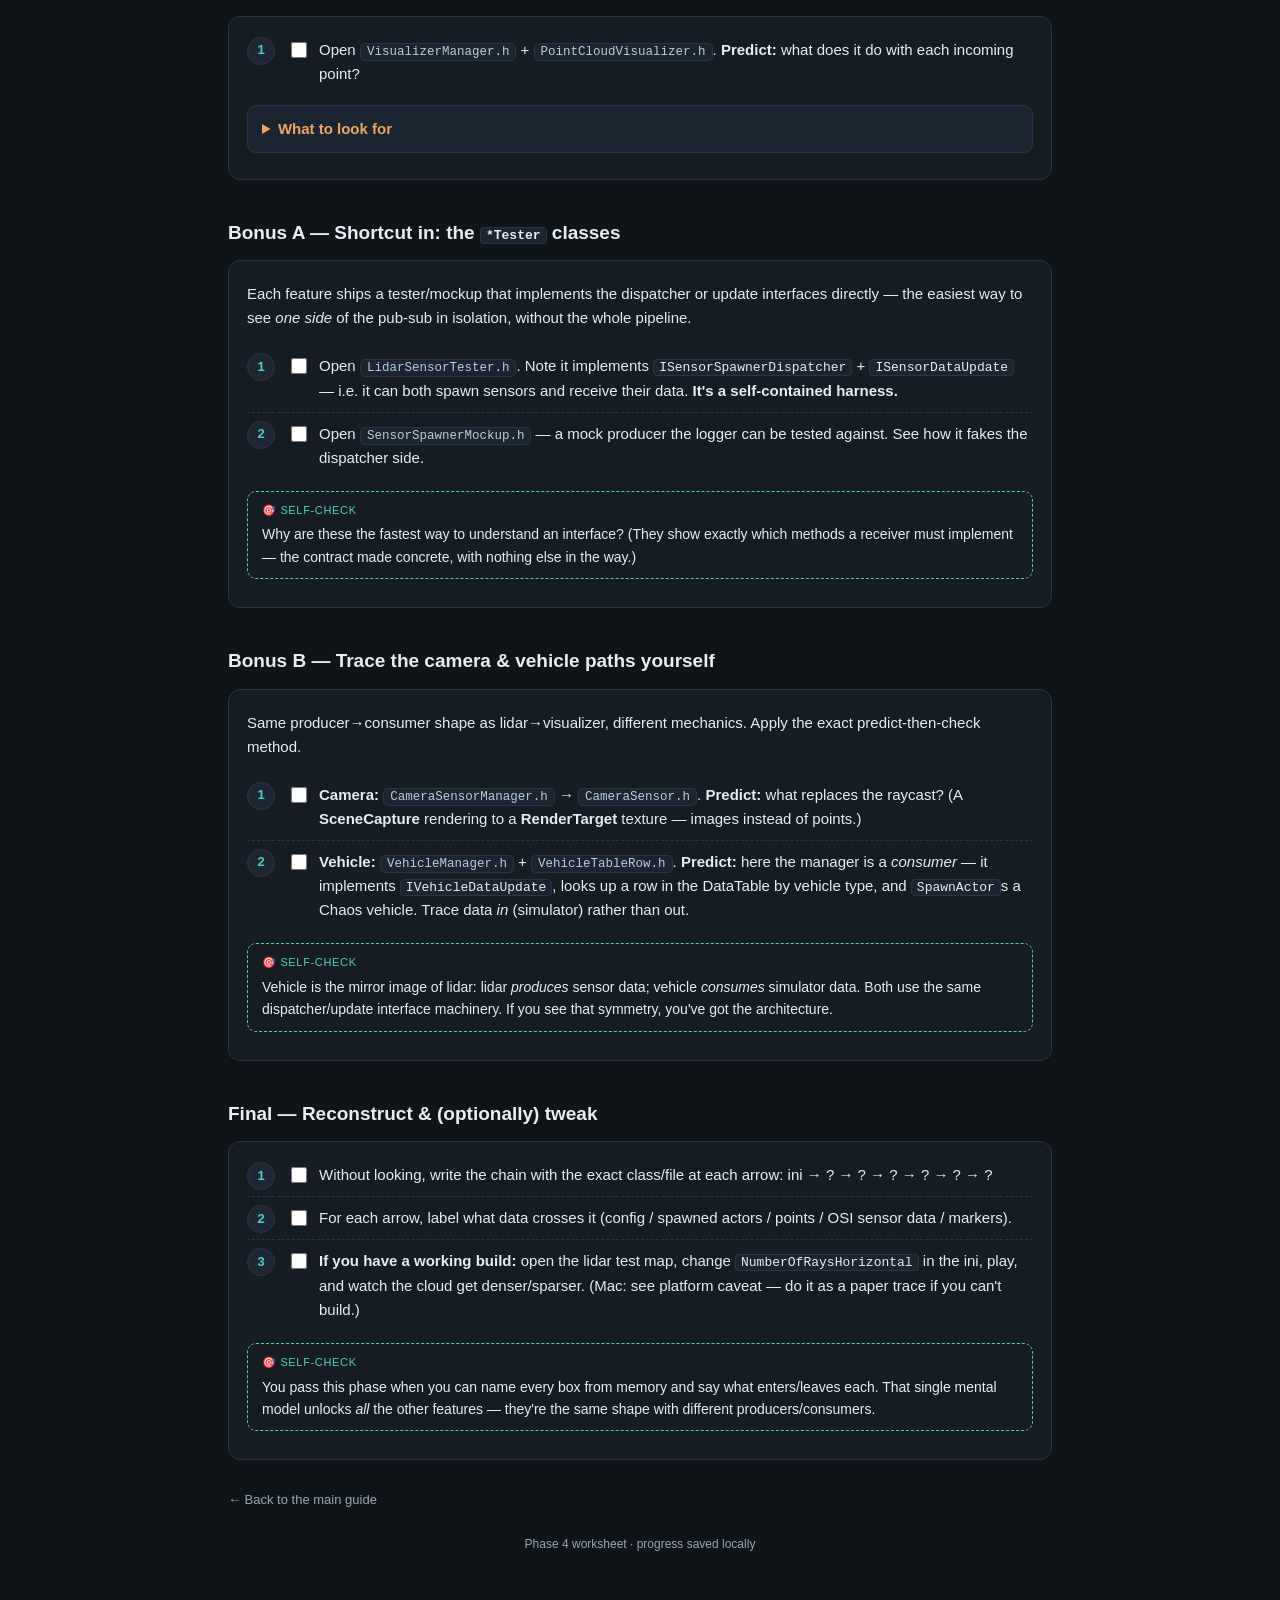
<file: exercises/phase4.html>
<!DOCTYPE html>
<html lang="en">
<head>
<meta charset="utf-8">
<meta name="viewport" content="width=device-width, initial-scale=1">
<title>Phase 4 Exercises · Lidar → Visualizer Code Read</title>
<link rel="stylesheet" href="style.css">
</head>
<body data-key="phase4">
<header class="hero">
  <div class="crumb"><a href="../index.html">← Interactive Learning Guide</a> · Phase 4</div>
  <h1>Phase 4 — Guided Code Read: Worksheet</h1>
  <p>A structured trace through GEMSTAR's <strong>lidar → visualizer</strong> path. For each file, predict what data enters and leaves, then open it and check. On <b>Windows</b> you can also run it live; on <b>macOS</b> it works as a <em>paper trace</em> — either way, no build is required to do the reading.</p>
</header>
<div class="progressbar"><div class="inner">
  <strong style="font-size:13px">Steps done</strong>
  <div class="bar"><span id="bar"></span></div><span class="pct" id="pct">0 / 0</span>
</div></div>

<div class="wrap">

  <div class="callout arc"><span class="lab">↪ The assignment</span><em>The heart of the assignment. Trace this ray and you're watching the exact mechanism that decides whether the shuttle sees the pedestrian — or misses them.</em></div>

  <div class="callout note"><b>How to work this:</b> read each "Predict" prompt and answer it in your head (or notes) <em>before</em>
  opening the file. Then open it, confirm, and reveal the "What to look for" to check yourself. The goal is to
  hold the whole data path in your head by the end.</div>

  <!-- 1 -->
  <h2 class="ex">Station 1 — The inputs: <code>GemstarLidarTest.ini</code></h2>
  <div class="card">
    <ol class="steps">
      <li><label class="checkrow"><input type="checkbox" class="step"><span class="stxt">Open <a class="path" data-file="Plugins/GameFeatures/ue_lidar_feature/Resources/GemstarLidarTest.ini" href="../../Plugins/GameFeatures/ue_lidar_feature/Resources/GemstarLidarTest.ini">GemstarLidarTest.ini</a>. <b>Predict:</b> which numbers here would change the <em>shape</em> of the point cloud vs its <em>density</em>?</span></label></li>
    </ol>
    <details class="tshoot"><summary>What to look for</summary>
      A <code>[lidar:sensorN]</code> section per sensor: <b>MountingPosition X/Y/Z</b> &amp; <b>Orientation</b> (where the sensor sits),
      <b>NumberOfRaysHorizontal/Vertical</b> (density), <b>FoVHorizontal/Vertical</b> (coverage), <b>Range</b> &amp;
      <b>DistanceHalfFalloff</b>. Rays = density; FOV + Range = shape/extent.
    </details>
  </div>

  <!-- 2 -->
  <h2 class="ex">Station 2 — The orchestrator: <code>AGEMSTARRoot</code></h2>
  <div class="card">
    <ol class="steps">
      <li><label class="checkrow"><input type="checkbox" class="step"><span class="stxt">Open <a class="path" data-file="Plugins/gemstar_interfaces/Source/GEMSTAR_Interfaces/Private/GEMSTARRoot.cpp" href="../../Plugins/gemstar_interfaces/Source/GEMSTAR_Interfaces/Private/GEMSTARRoot.cpp">GEMSTARRoot.cpp</a>. <b>Predict:</b> how does the Root know the lidar feature should be turned on?</span></label></li>
    </ol>
    <details class="tshoot"><summary>What to look for</summary>
      Config reads (use-flags like <code>UseLidar</code>), and the <b>RegisterDataflow</b> / <b>MountOn</b> calls from
      the <code>IGEMSTARManager</code> interface (Phase 2!). The Root caches managers and connects producers to consumers.
      It does <em>not</em> contain lidar math — it wires, it doesn't compute.
    </details>
  </div>

  <!-- 3 -->
  <h2 class="ex">Station 3 — Spawn &amp; configure: <code>ALidarSensorManager</code></h2>
  <div class="card">
    <ol class="steps">
      <li><label class="checkrow"><input type="checkbox" class="step"><span class="stxt">Open <a class="path" data-file="Plugins/GameFeatures/ue_lidar_feature/Source/ue_lidar_featureRuntime/Public/LidarSensorManager.h" href="../../Plugins/GameFeatures/ue_lidar_feature/Source/ue_lidar_featureRuntime/Public/LidarSensorManager.h">LidarSensorManager.h</a> then <a class="path" data-file="Plugins/GameFeatures/ue_lidar_feature/Source/ue_lidar_featureRuntime/Private/LidarSensorManager.cpp" href="../../Plugins/GameFeatures/ue_lidar_feature/Source/ue_lidar_featureRuntime/Private/LidarSensorManager.cpp">.cpp</a>. <b>Predict:</b> what struct carries the parsed ini values to each spawned sensor?</span></label></li>
    </ol>
    <details class="tshoot"><summary>What to look for</summary>
      An <code>FSensorConfigData</code>-style struct populated from the ini, and a spawn loop creating one
      <code>SimpleLidar</code> per configured sensor, applying mounting transform + parameters. <b>Enters:</b> config.
      <b>Leaves:</b> spawned, configured sensor actors.
    </details>
  </div>

  <!-- 4 -->
  <h2 class="ex">Station 4 — The sensor: <code>SimpleLidar</code></h2>
  <div class="card">
    <ol class="steps">
      <li><label class="checkrow"><input type="checkbox" class="step"><span class="stxt">Open <a class="path" data-file="Plugins/GameFeatures/ue_lidar_feature/Source/ue_lidar_featureRuntime/Private/SimpleLidar.cpp" href="../../Plugins/GameFeatures/ue_lidar_feature/Source/ue_lidar_featureRuntime/Private/SimpleLidar.cpp">SimpleLidar.cpp</a>. <b>Predict:</b> what UE call turns "a ray at angle θ" into "a hit point in the world"?</span></label></li>
    </ol>
    <details class="tshoot"><summary>What to look for</summary>
      Nested loops over horizontal × vertical rays computing directions from FOV, then a <b>line trace</b>
      (<code>LineTraceSingleByChannel</code> or similar) per ray; hits become points. <b>Enters:</b> config + world geometry.
      <b>Leaves:</b> a set of 3D points (the cloud).
    </details>
  </div>

  <!-- 5 -->
  <h2 class="ex">Station 5 — The hand-off: dispatcher + update interface</h2>
  <div class="card">
    <ol class="steps">
      <li><label class="checkrow"><input type="checkbox" class="step"><span class="stxt">Open <a class="path" data-file="Plugins/gemstar_interfaces/Source/GEMSTAR_Interfaces/Public/SensorDataDispatcher.h" href="../../Plugins/gemstar_interfaces/Source/GEMSTAR_Interfaces/Public/SensorDataDispatcher.h">SensorDataDispatcher.h</a> + <a class="path" data-file="Plugins/gemstar_interfaces/Source/GEMSTAR_Interfaces/Public/SensorDataUpdate.h" href="../../Plugins/gemstar_interfaces/Source/GEMSTAR_Interfaces/Public/SensorDataUpdate.h">SensorDataUpdate.h</a>. <b>Predict:</b> who calls whom — does the sensor push, or does the visualizer pull?</span></label></li>
    </ol>
    <details class="tshoot"><summary>What to look for</summary>
      A <b>dispatcher</b> holding a list of receivers and a method to broadcast; an <b>update</b> interface the receivers
      implement. The producer <em>pushes</em> by calling the update method on each registered receiver. This is your
      Phase 2 <code>Execute_</code> pattern at work — the sensor never knows it's talking to the visualizer.
    </details>
  </div>

  <!-- 6 -->
  <h2 class="ex">Station 6 — The sink: <code>AVisualizerManager</code> → <code>PointCloudVisualizer</code></h2>
  <div class="card">
    <ol class="steps">
      <li><label class="checkrow"><input type="checkbox" class="step"><span class="stxt">Open <a class="path" data-file="Plugins/GameFeatures/ue_visualizer_feature/Source/ue_visualizer_featureRuntime/Public/VisualizerManager.h" href="../../Plugins/GameFeatures/ue_visualizer_feature/Source/ue_visualizer_featureRuntime/Public/VisualizerManager.h">VisualizerManager.h</a> + <a class="path" data-file="Plugins/GameFeatures/ue_visualizer_feature/Source/ue_visualizer_featureRuntime/Public/PointCloudVisualizer.h" href="../../Plugins/GameFeatures/ue_visualizer_feature/Source/ue_visualizer_featureRuntime/Public/PointCloudVisualizer.h">PointCloudVisualizer.h</a>. <b>Predict:</b> what does it do with each incoming point?</span></label></li>
    </ol>
    <details class="tshoot"><summary>What to look for</summary>
      It implements <code>ISensorDataUpdate</code> (registered as a receiver), converts OSI points to world positions,
      and renders markers. <b>Enters:</b> sensor data via the update callback. <b>Leaves:</b> visible debug points.
    </details>
  </div>

  <!-- bonus: testers -->
  <h2 class="ex">Bonus A — Shortcut in: the <code>*Tester</code> classes</h2>
  <div class="card">
    <p>Each feature ships a tester/mockup that implements the dispatcher or update interfaces directly — the easiest way
    to see <em>one side</em> of the pub-sub in isolation, without the whole pipeline.</p>
    <ol class="steps">
      <li><label class="checkrow"><input type="checkbox" class="step"><span class="stxt">Open <a class="path" data-file="Plugins/GameFeatures/ue_lidar_feature/Source/ue_lidar_featureRuntime/Public/LidarSensorTester.h" href="../../Plugins/GameFeatures/ue_lidar_feature/Source/ue_lidar_featureRuntime/Public/LidarSensorTester.h">LidarSensorTester.h</a>. Note it implements <code>ISensorSpawnerDispatcher</code> + <code>ISensorDataUpdate</code> — i.e. it can both spawn sensors and receive their data. <b>It's a self-contained harness.</b></span></label></li>
      <li><label class="checkrow"><input type="checkbox" class="step"><span class="stxt">Open <a class="path" data-file="Plugins/GameFeatures/ue_logger_feature/Source/ue_logger_featureRuntime/Public/SensorSpawnerMockup.h" href="../../Plugins/GameFeatures/ue_logger_feature/Source/ue_logger_featureRuntime/Public/SensorSpawnerMockup.h">SensorSpawnerMockup.h</a> — a mock producer the logger can be tested against. See how it fakes the dispatcher side.</span></label></li>
    </ol>
    <div class="selfcheck">Why are these the fastest way to understand an interface? (They show exactly which methods a receiver must implement — the contract made concrete, with nothing else in the way.)</div>
  </div>

  <!-- bonus: other features -->
  <h2 class="ex">Bonus B — Trace the camera &amp; vehicle paths yourself</h2>
  <div class="card">
    <p>Same producer→consumer shape as lidar→visualizer, different mechanics. Apply the exact predict-then-check method.</p>
    <ol class="steps">
      <li><label class="checkrow"><input type="checkbox" class="step"><span class="stxt"><b>Camera:</b> <a class="path" data-file="Plugins/GameFeatures/ue_camera_feature/Source/ue_camera_featureRuntime/Public/CameraSensorManager.h" href="../../Plugins/GameFeatures/ue_camera_feature/Source/ue_camera_featureRuntime/Public/CameraSensorManager.h">CameraSensorManager.h</a> → <a class="path" data-file="Plugins/GameFeatures/ue_camera_feature/Source/ue_camera_featureRuntime/Public/CameraSensor.h" href="../../Plugins/GameFeatures/ue_camera_feature/Source/ue_camera_featureRuntime/Public/CameraSensor.h">CameraSensor.h</a>. <b>Predict:</b> what replaces the raycast? (A <b>SceneCapture</b> rendering to a <b>RenderTarget</b> texture — images instead of points.)</span></label></li>
      <li><label class="checkrow"><input type="checkbox" class="step"><span class="stxt"><b>Vehicle:</b> <a class="path" data-file="Plugins/GameFeatures/ue_vehicle_feature/Source/ue_vehicle_featureRuntime/Public/VehicleManager.h" href="../../Plugins/GameFeatures/ue_vehicle_feature/Source/ue_vehicle_featureRuntime/Public/VehicleManager.h">VehicleManager.h</a> + <a class="path" data-file="Plugins/GameFeatures/ue_vehicle_feature/Source/ue_vehicle_featureRuntime/Public/VehicleTableRow.h" href="../../Plugins/GameFeatures/ue_vehicle_feature/Source/ue_vehicle_featureRuntime/Public/VehicleTableRow.h">VehicleTableRow.h</a>. <b>Predict:</b> here the manager is a <em>consumer</em> — it implements <code>IVehicleDataUpdate</code>, looks up a row in the DataTable by vehicle type, and <code>SpawnActor</code>s a Chaos vehicle. Trace data <em>in</em> (simulator) rather than out.</span></label></li>
    </ol>
    <div class="selfcheck">Vehicle is the mirror image of lidar: lidar <em>produces</em> sensor data; vehicle <em>consumes</em> simulator data. Both use the same dispatcher/update interface machinery. If you see that symmetry, you've got the architecture.</div>
  </div>

  <!-- final -->
  <h2 class="ex">Final — Reconstruct &amp; (optionally) tweak</h2>
  <div class="card">
    <ol class="steps">
      <li><label class="checkrow"><input type="checkbox" class="step"><span class="stxt">Without looking, write the chain with the exact class/file at each arrow: ini → ? → ? → ? → ? → ? → ?</span></label></li>
      <li><label class="checkrow"><input type="checkbox" class="step"><span class="stxt">For each arrow, label what data crosses it (config / spawned actors / points / OSI sensor data / markers).</span></label></li>
      <li><label class="checkrow"><input type="checkbox" class="step"><span class="stxt"><b>If you have a working build:</b> open the lidar test map, change <code>NumberOfRaysHorizontal</code> in the ini, play, and watch the cloud get denser/sparser. (Mac: see platform caveat — do it as a paper trace if you can't build.)</span></label></li>
    </ol>
    <div class="selfcheck">You pass this phase when you can name every box from memory and say what enters/leaves each. That single mental model unlocks <em>all</em> the other features — they're the same shape with different producers/consumers.</div>
  </div>

  <a class="backlink" href="../index.html">← Back to the main guide</a>
  <footer>Phase 4 worksheet · progress saved locally</footer>
</div>
<script src="steps.js"></script>
</body>
</html>
</file>
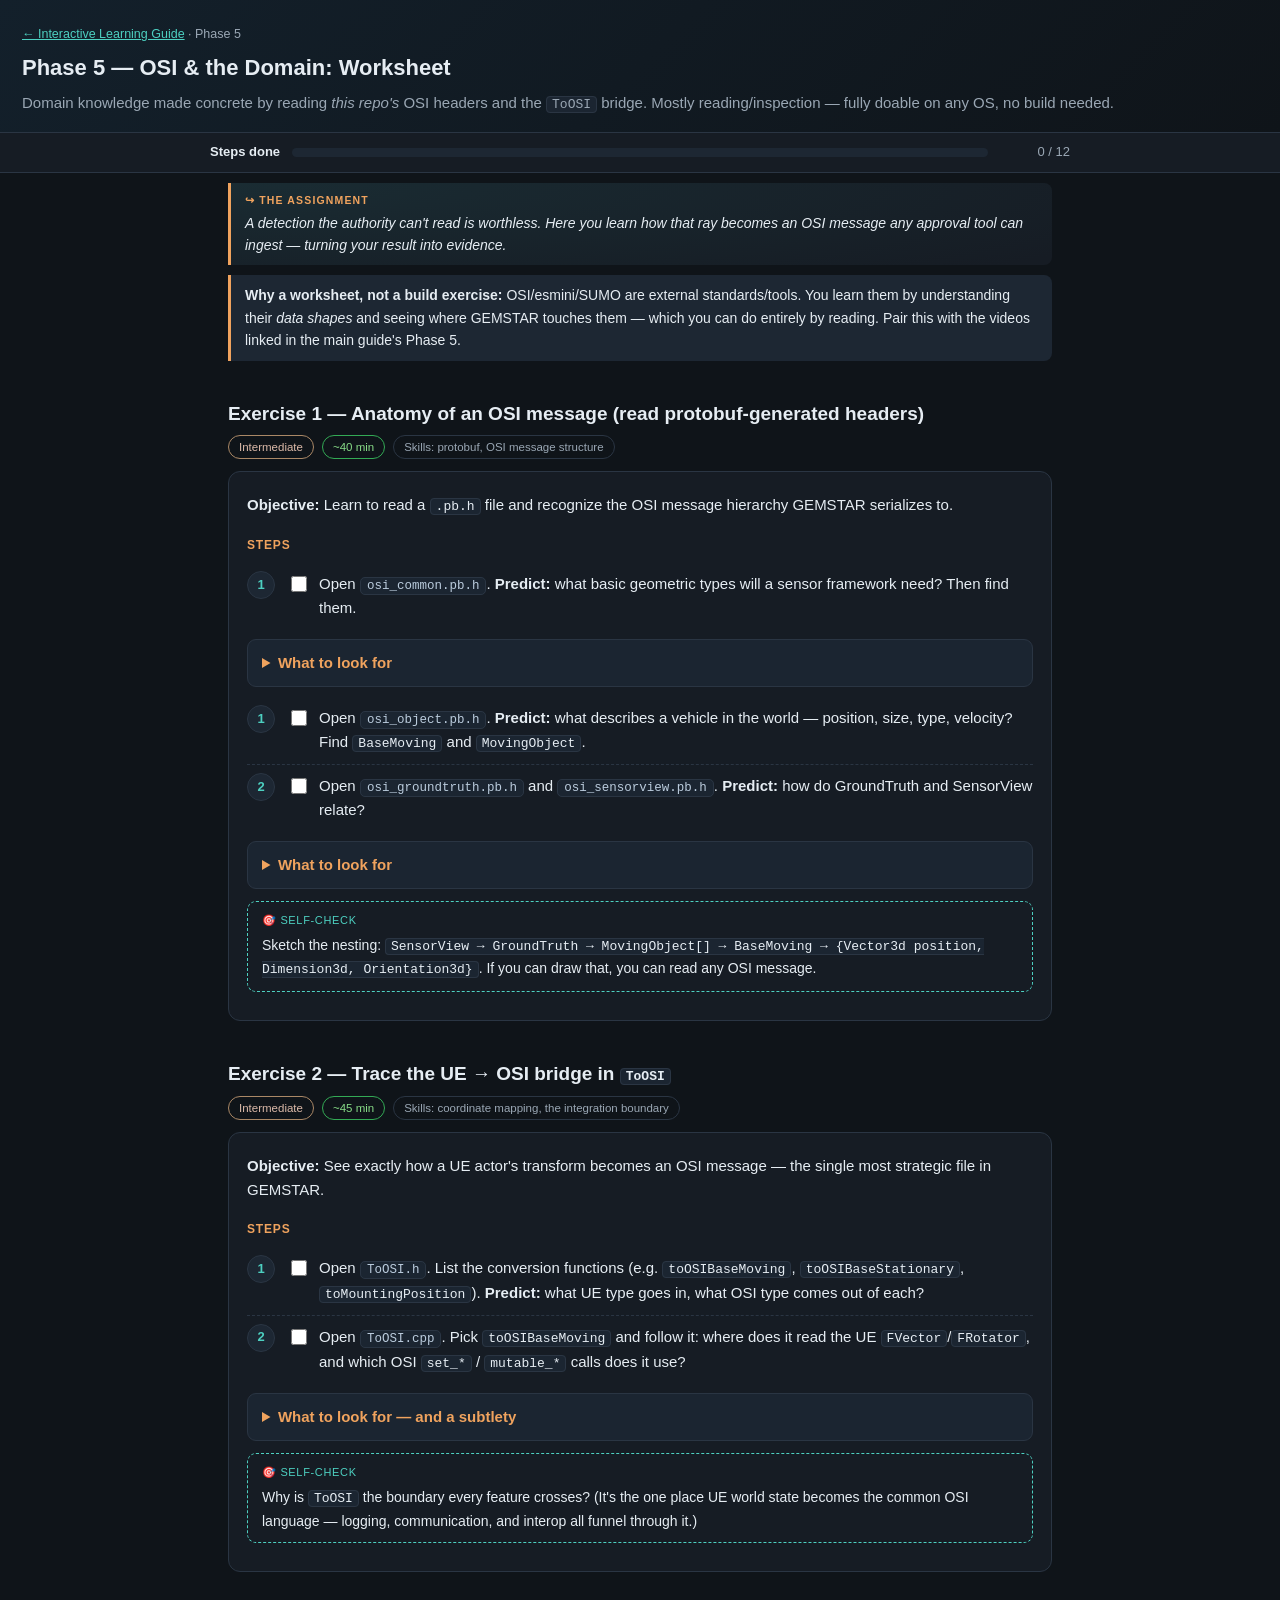
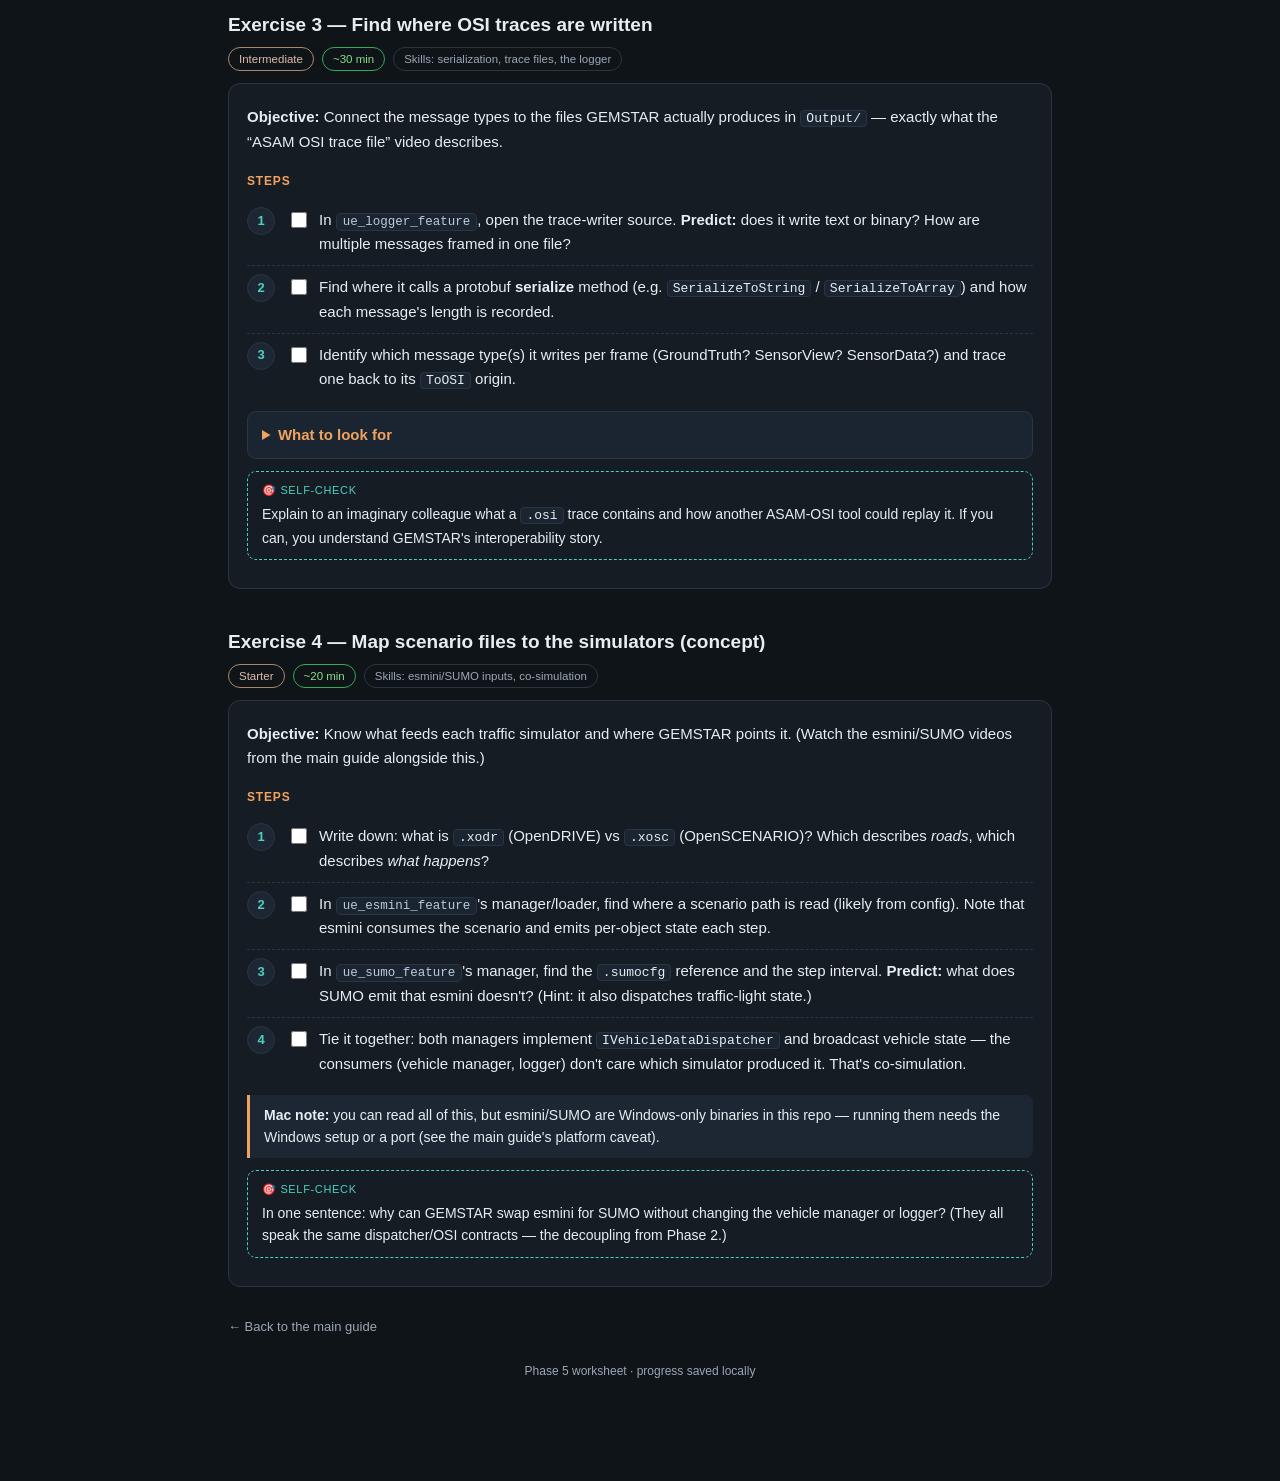
<file: exercises/phase5.html>
<!DOCTYPE html>
<html lang="en">
<head>
<meta charset="utf-8">
<meta name="viewport" content="width=device-width, initial-scale=1">
<title>Phase 5 Exercises · OSI / Domain</title>
<link rel="stylesheet" href="style.css">
</head>
<body data-key="phase5">
<header class="hero">
  <div class="crumb"><a href="../index.html">← Interactive Learning Guide</a> · Phase 5</div>
  <h1>Phase 5 — OSI &amp; the Domain: Worksheet</h1>
  <p>Domain knowledge made concrete by reading <em>this repo's</em> OSI headers and the <code>ToOSI</code> bridge. Mostly reading/inspection — fully doable on any OS, no build needed.</p>
</header>
<div class="progressbar"><div class="inner">
  <strong style="font-size:13px">Steps done</strong>
  <div class="bar"><span id="bar"></span></div><span class="pct" id="pct">0 / 0</span>
</div></div>

<div class="wrap">

  <div class="callout arc"><span class="lab">↪ The assignment</span><em>A detection the authority can't read is worthless. Here you learn how that ray becomes an OSI message any approval tool can ingest — turning your result into evidence.</em></div>

  <div class="callout note"><b>Why a worksheet, not a build exercise:</b> OSI/esmini/SUMO are external standards/tools. You learn them
  by understanding their <em>data shapes</em> and seeing where GEMSTAR touches them — which you can do entirely by
  reading. Pair this with the videos linked in the main guide's Phase 5.</div>

  <!-- EX 1 -->
  <h2 class="ex">Exercise 1 — Anatomy of an OSI message (read protobuf-generated headers)</h2>
  <div class="goalrow"><span class="chip lvl">Intermediate</span><span class="chip time">~40 min</span>
    <span class="chip">Skills: protobuf, OSI message structure</span></div>
  <div class="card">
    <p><b>Objective:</b> Learn to read a <code>.pb.h</code> file and recognize the OSI message hierarchy GEMSTAR serializes to.</p>
    <h3 class="kicker">Steps</h3>
    <ol class="steps">
      <li><label class="checkrow"><input type="checkbox" class="step"><span class="stxt">Open <a class="path" data-file="Plugins/gemstar_interfaces/ThirdParty/osi3/include/osi3/osi_common.pb.h" href="../../Plugins/gemstar_interfaces/ThirdParty/osi3/include/osi3/osi_common.pb.h">osi_common.pb.h</a>. <b>Predict:</b> what basic geometric types will a sensor framework need? Then find them.</span></label></li>
    </ol>
    <details class="tshoot"><summary>What to look for</summary>
      Classes like <code>Vector3d</code>, <code>Orientation3d</code>, <code>Dimension3d</code>, <code>Spherical3d</code>,
      <code>Timestamp</code>. Each is a protobuf <em>message</em>: note the generated accessors — <code>x()</code> /
      <code>set_x()</code> for scalars, <code>mutable_position()</code> for nested messages. <b>This getter/setter pattern
      is how all OSI fields are read and written.</b>
    </details>
    <ol class="steps">
      <li><label class="checkrow"><input type="checkbox" class="step"><span class="stxt">Open <a class="path" data-file="Plugins/gemstar_interfaces/ThirdParty/osi3/include/osi3/osi_object.pb.h" href="../../Plugins/gemstar_interfaces/ThirdParty/osi3/include/osi3/osi_object.pb.h">osi_object.pb.h</a>. <b>Predict:</b> what describes a vehicle in the world — position, size, type, velocity? Find <code>BaseMoving</code> and <code>MovingObject</code>.</span></label></li>
      <li><label class="checkrow"><input type="checkbox" class="step"><span class="stxt">Open <a class="path" data-file="Plugins/gemstar_interfaces/ThirdParty/osi3/include/osi3/osi_groundtruth.pb.h" href="../../Plugins/gemstar_interfaces/ThirdParty/osi3/include/osi3/osi_groundtruth.pb.h">osi_groundtruth.pb.h</a> and <a class="path" data-file="Plugins/gemstar_interfaces/ThirdParty/osi3/include/osi3/osi_sensorview.pb.h" href="../../Plugins/gemstar_interfaces/ThirdParty/osi3/include/osi3/osi_sensorview.pb.h">osi_sensorview.pb.h</a>. <b>Predict:</b> how do GroundTruth and SensorView relate?</span></label></li>
    </ol>
    <details class="tshoot"><summary>What to look for</summary>
      <b>GroundTruth</b> = the complete, perfect world state (all moving/stationary objects, lanes, lights).
      <b>SensorView</b> wraps a GroundTruth (often filtered to a sensor's viewpoint) plus the sensor's mounting/config.
      A repeated field (<code>moving_object()</code> list) is protobuf's array — note <code>_size()</code> and
      <code>add_*()</code> accessors.
    </details>
    <div class="selfcheck">Sketch the nesting: <code>SensorView → GroundTruth → MovingObject[] → BaseMoving → {Vector3d position, Dimension3d, Orientation3d}</code>. If you can draw that, you can read any OSI message.</div>
  </div>

  <!-- EX 2 -->
  <h2 class="ex">Exercise 2 — Trace the UE → OSI bridge in <code>ToOSI</code></h2>
  <div class="goalrow"><span class="chip lvl">Intermediate</span><span class="chip time">~45 min</span>
    <span class="chip">Skills: coordinate mapping, the integration boundary</span></div>
  <div class="card">
    <p><b>Objective:</b> See exactly how a UE actor's transform becomes an OSI message — the single most strategic file in GEMSTAR.</p>
    <h3 class="kicker">Steps</h3>
    <ol class="steps">
      <li><label class="checkrow"><input type="checkbox" class="step"><span class="stxt">Open <a class="path" data-file="Plugins/gemstar_interfaces/Source/GEMSTAR_Interfaces/Public/Utils/ToOSI.h" href="../../Plugins/gemstar_interfaces/Source/GEMSTAR_Interfaces/Public/Utils/ToOSI.h">ToOSI.h</a>. List the conversion functions (e.g. <code>toOSIBaseMoving</code>, <code>toOSIBaseStationary</code>, <code>toMountingPosition</code>). <b>Predict:</b> what UE type goes in, what OSI type comes out of each?</span></label></li>
      <li><label class="checkrow"><input type="checkbox" class="step"><span class="stxt">Open <a class="path" data-file="Plugins/gemstar_interfaces/Source/GEMSTAR_Interfaces/Private/Utils/ToOSI.cpp" href="../../Plugins/gemstar_interfaces/Source/GEMSTAR_Interfaces/Private/Utils/ToOSI.cpp">ToOSI.cpp</a>. Pick <code>toOSIBaseMoving</code> and follow it: where does it read the UE <code>FVector</code>/<code>FRotator</code>, and which OSI <code>set_*</code> / <code>mutable_*</code> calls does it use?</span></label></li>
    </ol>
    <details class="tshoot"><summary>What to look for — and a subtlety</summary>
      It reads the actor's location/rotation and writes them into an OSI <code>BaseMoving</code> via the
      protobuf setters you met in Exercise 1. <b>Subtlety to hunt for:</b> any <b>unit or axis conversion</b> — UE uses
      centimeters and a left-handed Z-up frame; OSI uses <b>metres</b> and a right-handed frame. Look for a <code>/100</code>,
      a sign flip, or a yaw adjustment. This mismatch is a classic integration bug source.
    </details>
    <div class="selfcheck">Why is <code>ToOSI</code> the boundary every feature crosses? (It's the one place UE world state becomes the common OSI language — logging, communication, and interop all funnel through it.)</div>
  </div>

  <!-- EX 3 -->
  <h2 class="ex">Exercise 3 — Find where OSI traces are written</h2>
  <div class="goalrow"><span class="chip lvl">Intermediate</span><span class="chip time">~30 min</span>
    <span class="chip">Skills: serialization, trace files, the logger</span></div>
  <div class="card">
    <p><b>Objective:</b> Connect the message types to the files GEMSTAR actually produces in <code>Output/</code> — exactly what the “ASAM OSI trace file” video describes.</p>
    <h3 class="kicker">Steps</h3>
    <ol class="steps">
      <li><label class="checkrow"><input type="checkbox" class="step"><span class="stxt">In <span class="path">ue_logger_feature</span>, open the trace-writer source. <b>Predict:</b> does it write text or binary? How are multiple messages framed in one file?</span></label></li>
      <li><label class="checkrow"><input type="checkbox" class="step"><span class="stxt">Find where it calls a protobuf <b>serialize</b> method (e.g. <code>SerializeToString</code> / <code>SerializeToArray</code>) and how each message's length is recorded.</span></label></li>
      <li><label class="checkrow"><input type="checkbox" class="step"><span class="stxt">Identify which message type(s) it writes per frame (GroundTruth? SensorView? SensorData?) and trace one back to its <code>ToOSI</code> origin.</span></label></li>
    </ol>
    <details class="tshoot"><summary>What to look for</summary>
      OSI traces are typically <b>length-prefixed binary</b> protobuf: each record = a 4-byte size then the serialized
      message bytes. That's why a player needs to know the message type to read them back. Confirm the type the logger
      writes, and you've closed the loop: actor → <code>ToOSI</code> → message → serialized bytes → file in <code>Output/</code>.
    </details>
    <div class="selfcheck">Explain to an imaginary colleague what a <code>.osi</code> trace contains and how another ASAM-OSI tool could replay it. If you can, you understand GEMSTAR's interoperability story.</div>
  </div>

  <!-- EX 4 -->
  <h2 class="ex">Exercise 4 — Map scenario files to the simulators (concept)</h2>
  <div class="goalrow"><span class="chip lvl">Starter</span><span class="chip time">~20 min</span>
    <span class="chip">Skills: esmini/SUMO inputs, co-simulation</span></div>
  <div class="card">
    <p><b>Objective:</b> Know what feeds each traffic simulator and where GEMSTAR points it. (Watch the esmini/SUMO videos from the main guide alongside this.)</p>
    <h3 class="kicker">Steps</h3>
    <ol class="steps">
      <li><label class="checkrow"><input type="checkbox" class="step"><span class="stxt">Write down: what is <code>.xodr</code> (OpenDRIVE) vs <code>.xosc</code> (OpenSCENARIO)? Which describes <em>roads</em>, which describes <em>what happens</em>?</span></label></li>
      <li><label class="checkrow"><input type="checkbox" class="step"><span class="stxt">In <span class="path">ue_esmini_feature</span>'s manager/loader, find where a scenario path is read (likely from config). Note that esmini consumes the scenario and emits per-object state each step.</span></label></li>
      <li><label class="checkrow"><input type="checkbox" class="step"><span class="stxt">In <span class="path">ue_sumo_feature</span>'s manager, find the <code>.sumocfg</code> reference and the step interval. <b>Predict:</b> what does SUMO emit that esmini doesn't? (Hint: it also dispatches traffic-light state.)</span></label></li>
      <li><label class="checkrow"><input type="checkbox" class="step"><span class="stxt">Tie it together: both managers implement <code>IVehicleDataDispatcher</code> and broadcast vehicle state — the consumers (vehicle manager, logger) don't care which simulator produced it. That's co-simulation.</span></label></li>
    </ol>
    <div class="callout note"><b>Mac note:</b> you can read all of this, but esmini/SUMO are Windows-only binaries in this repo — running them needs the Windows setup or a port (see the main guide's platform caveat).</div>
    <div class="selfcheck">In one sentence: why can GEMSTAR swap esmini for SUMO without changing the vehicle manager or logger? (They all speak the same dispatcher/OSI contracts — the decoupling from Phase 2.)</div>
  </div>

  <a class="backlink" href="../index.html">← Back to the main guide</a>
  <footer>Phase 5 worksheet · progress saved locally</footer>
</div>
<script src="steps.js"></script>
</body>
</html>
</file>
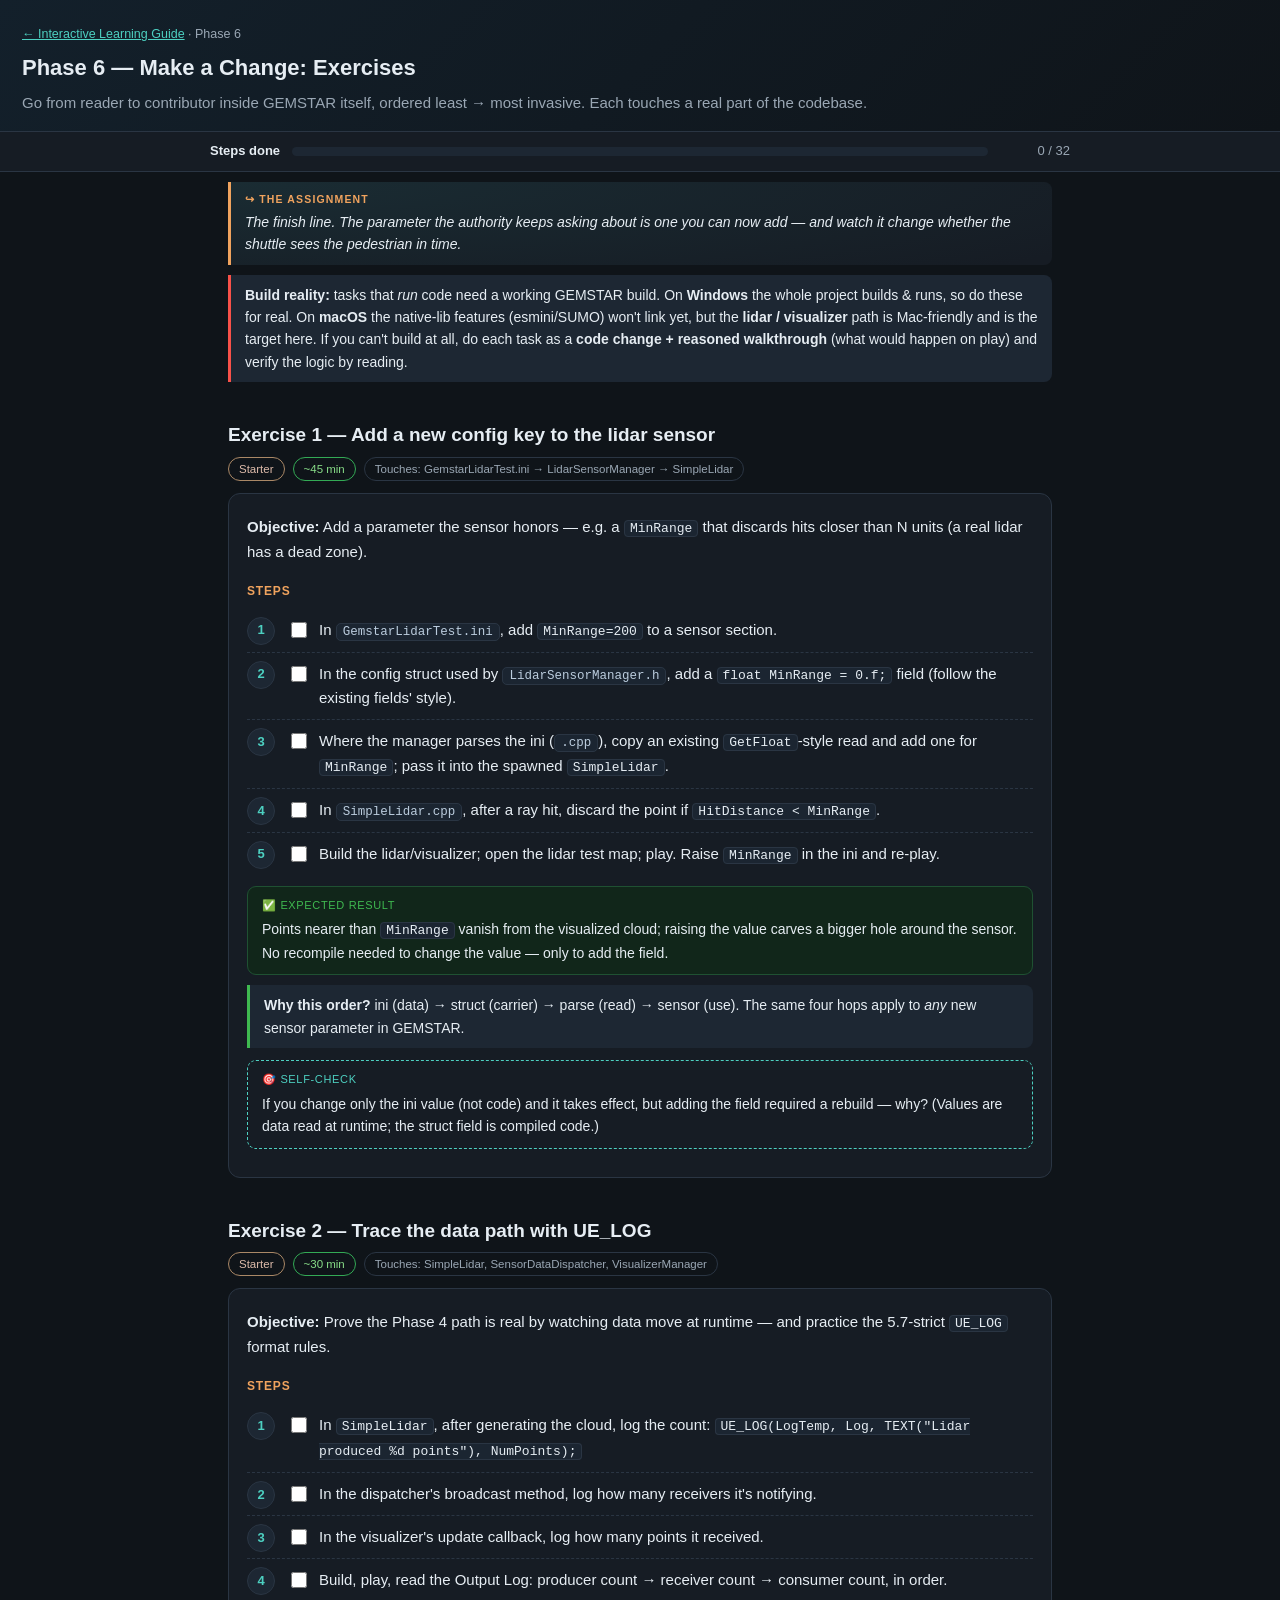
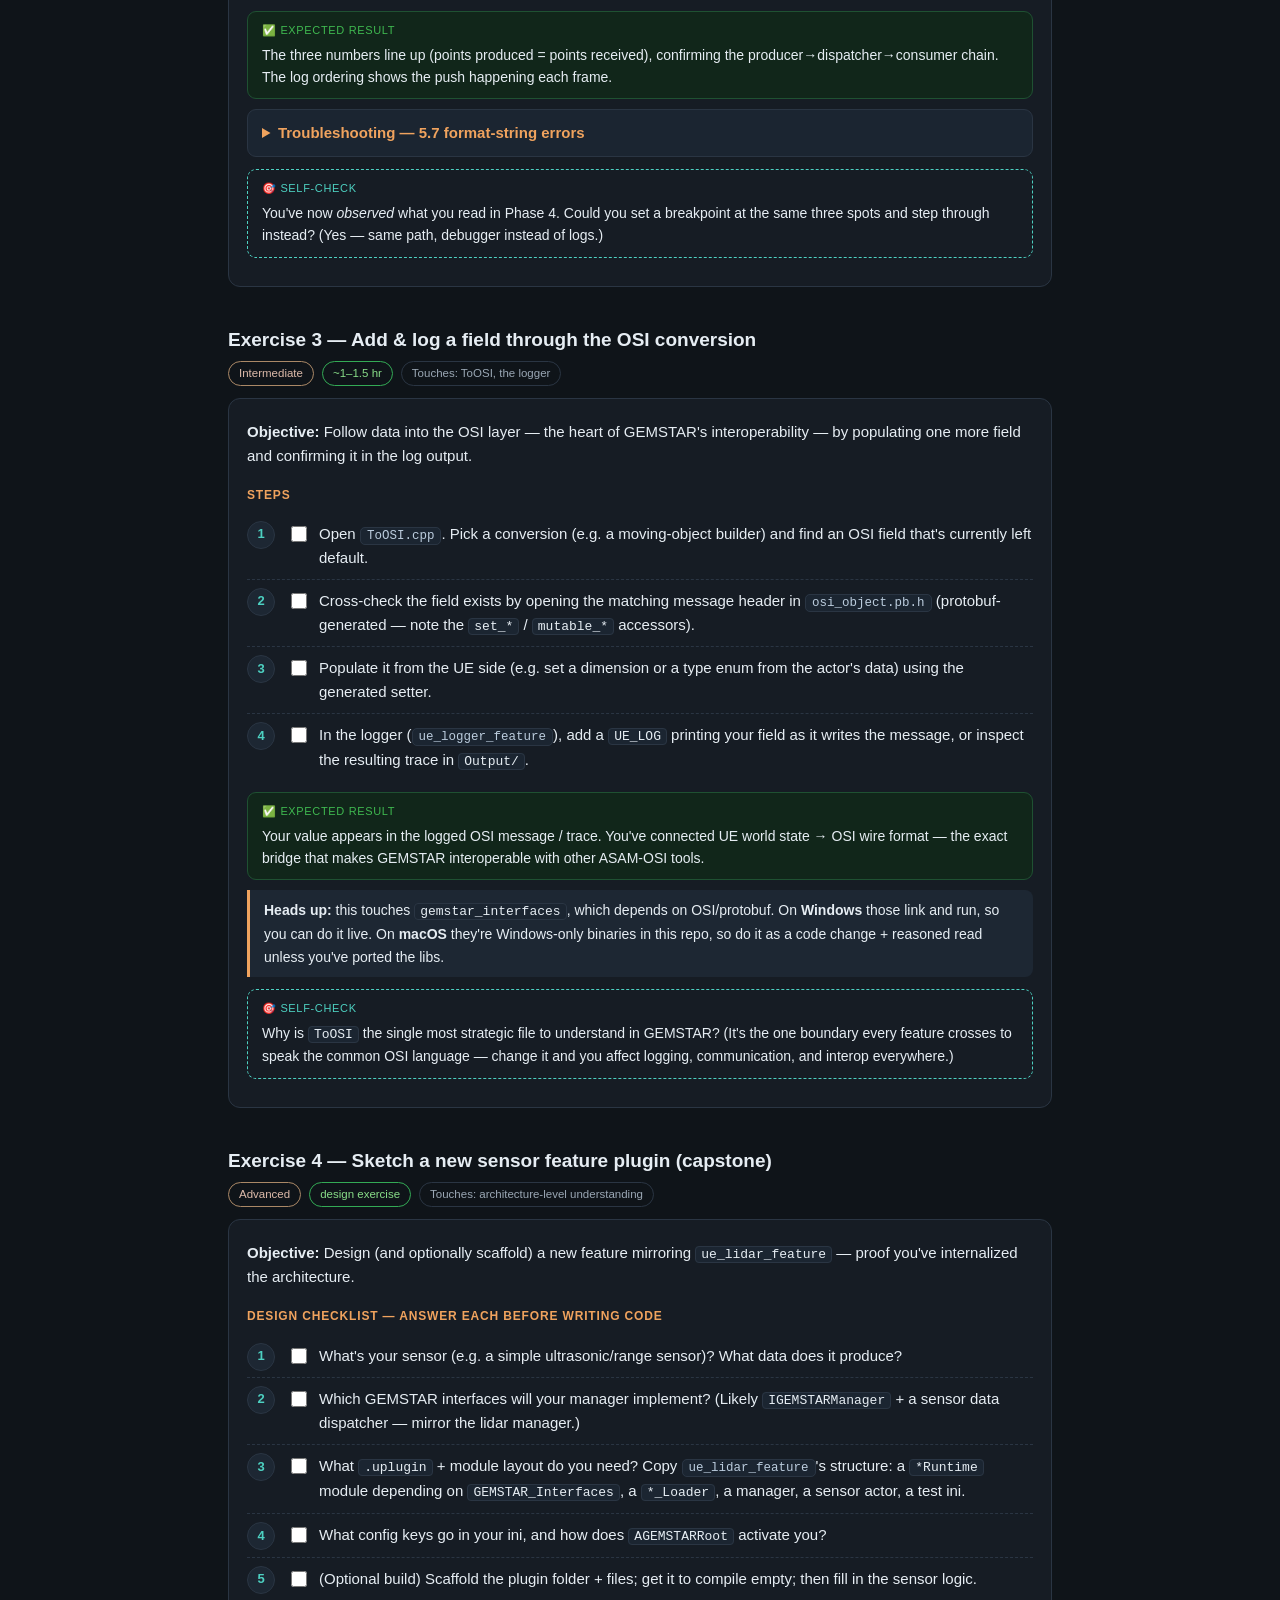
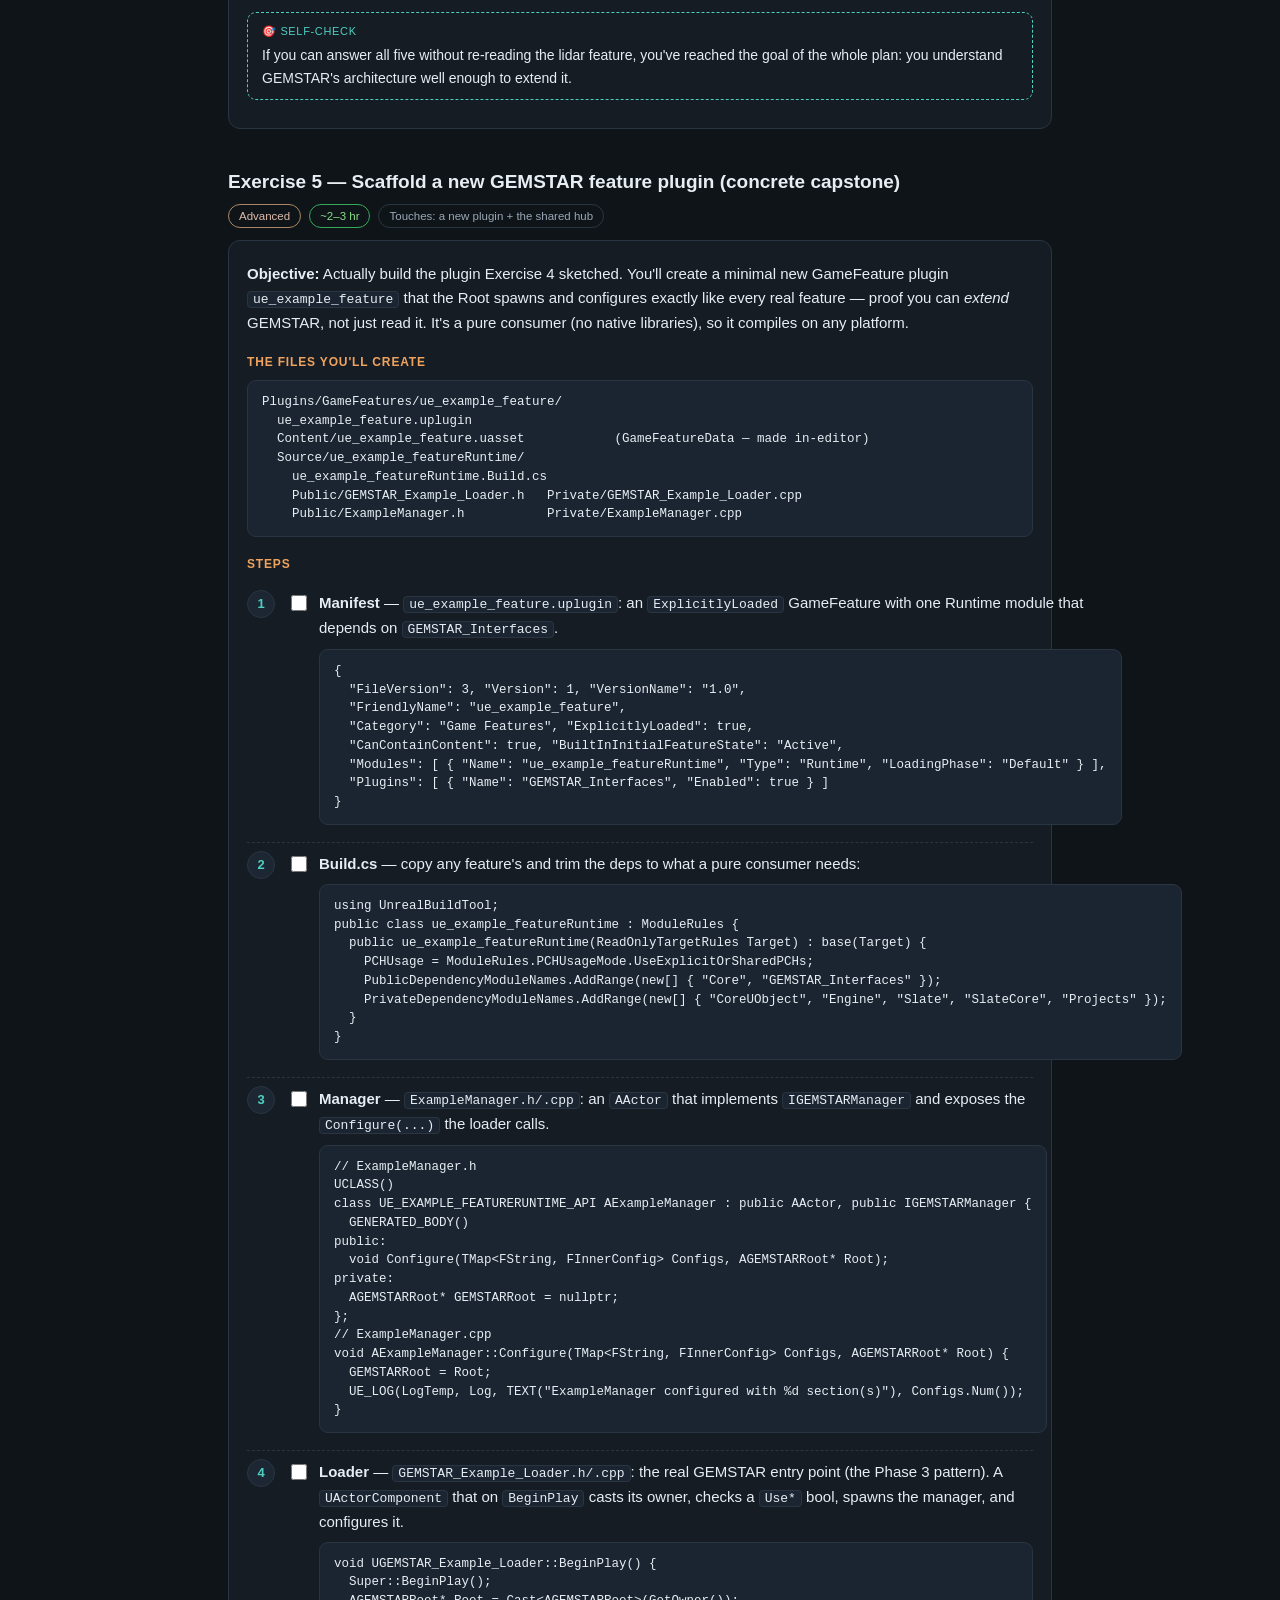
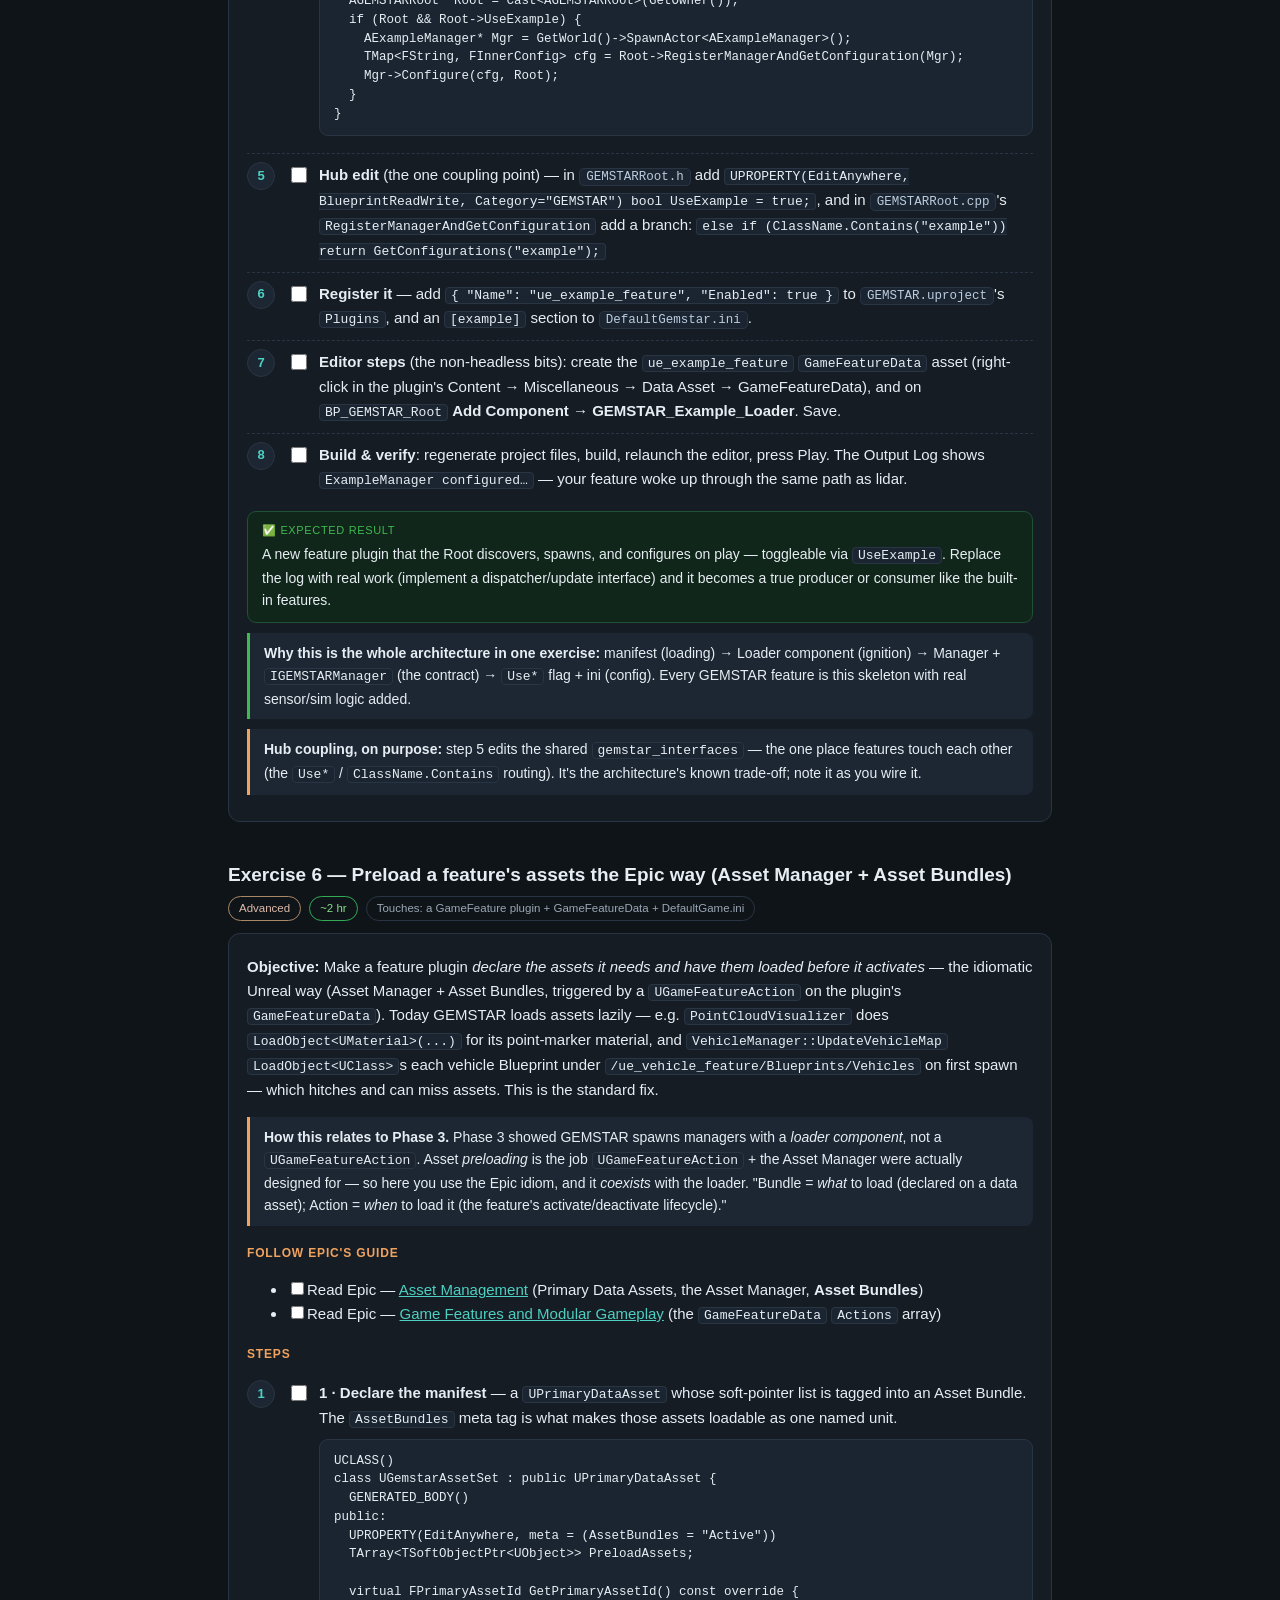
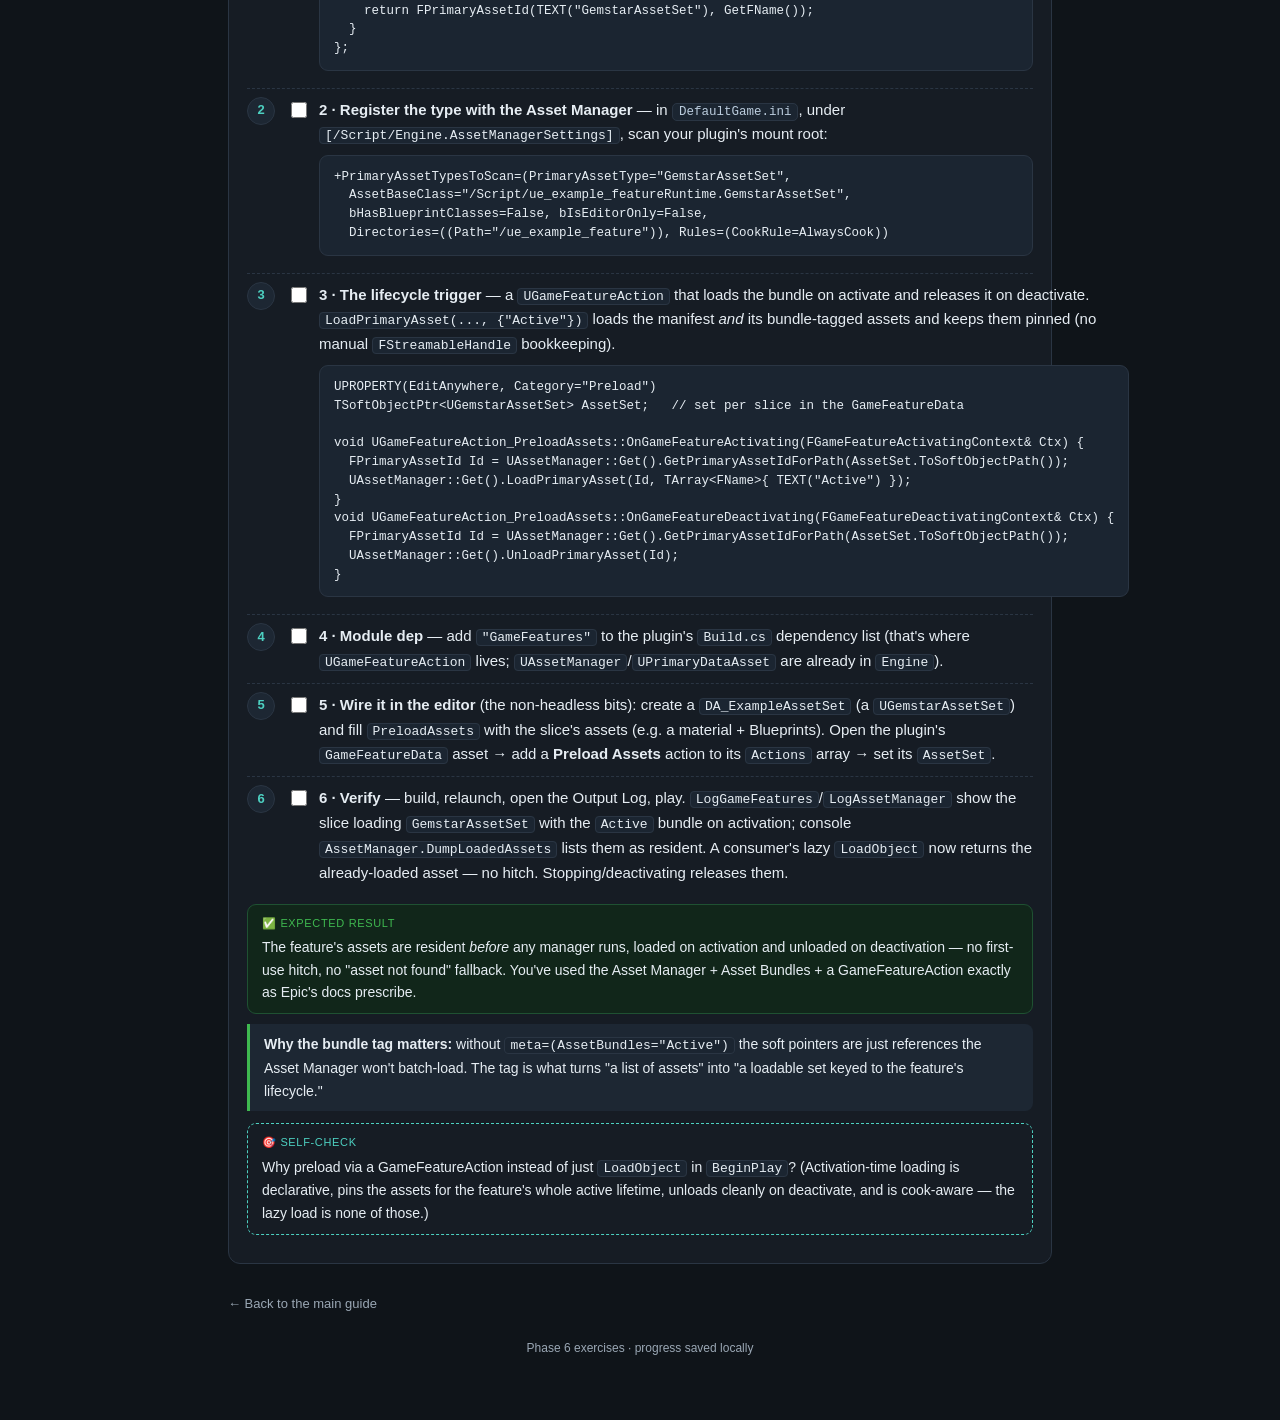
<file: exercises/phase6.html>
<!DOCTYPE html>
<html lang="en">
<head>
<meta charset="utf-8">
<meta name="viewport" content="width=device-width, initial-scale=1">
<title>Phase 6 Exercises · Make a Change</title>
<link rel="stylesheet" href="style.css">
</head>
<body data-key="phase6">
<header class="hero">
  <div class="crumb"><a href="../index.html">← Interactive Learning Guide</a> · Phase 6</div>
  <h1>Phase 6 — Make a Change: Exercises</h1>
  <p>Go from reader to contributor inside GEMSTAR itself, ordered least → most invasive. Each touches a real part of the codebase.</p>
</header>
<div class="progressbar"><div class="inner">
  <strong style="font-size:13px">Steps done</strong>
  <div class="bar"><span id="bar"></span></div><span class="pct" id="pct">0 / 0</span>
</div></div>

<div class="wrap">

  <div class="callout arc"><span class="lab">↪ The assignment</span><em>The finish line. The parameter the authority keeps asking about is one you can now add — and watch it change whether the shuttle sees the pedestrian in time.</em></div>

  <div class="callout warn"><b>Build reality:</b> tasks that <em>run</em> code need a working GEMSTAR build. On <b>Windows</b>
  the whole project builds &amp; runs, so do these for real. On <b>macOS</b> the native-lib features (esmini/SUMO) won't link
  yet, but the <b>lidar / visualizer</b> path is Mac-friendly and is the target here. If you can't build at all, do each
  task as a <b>code change + reasoned walkthrough</b>
  (what would happen on play) and verify the logic by reading.</div>

  <!-- EX 1 -->
  <h2 class="ex">Exercise 1 — Add a new config key to the lidar sensor</h2>
  <div class="goalrow"><span class="chip lvl">Starter</span><span class="chip time">~45 min</span>
    <span class="chip">Touches: GemstarLidarTest.ini → LidarSensorManager → SimpleLidar</span></div>
  <div class="card">
    <p><b>Objective:</b> Add a parameter the sensor honors — e.g. a <code>MinRange</code> that discards hits closer than N units (a real lidar has a dead zone).</p>
    <h3 class="kicker">Steps</h3>
    <ol class="steps">
      <li><label class="checkrow"><input type="checkbox" class="step"><span class="stxt">In <a class="path" data-file="Plugins/GameFeatures/ue_lidar_feature/Resources/GemstarLidarTest.ini" href="../../Plugins/GameFeatures/ue_lidar_feature/Resources/GemstarLidarTest.ini">GemstarLidarTest.ini</a>, add <code>MinRange=200</code> to a sensor section.</span></label></li>
      <li><label class="checkrow"><input type="checkbox" class="step"><span class="stxt">In the config struct used by <a class="path" data-file="Plugins/GameFeatures/ue_lidar_feature/Source/ue_lidar_featureRuntime/Public/LidarSensorManager.h" href="../../Plugins/GameFeatures/ue_lidar_feature/Source/ue_lidar_featureRuntime/Public/LidarSensorManager.h">LidarSensorManager.h</a>, add a <code>float MinRange = 0.f;</code> field (follow the existing fields' style).</span></label></li>
      <li><label class="checkrow"><input type="checkbox" class="step"><span class="stxt">Where the manager parses the ini (<a class="path" data-file="Plugins/GameFeatures/ue_lidar_feature/Source/ue_lidar_featureRuntime/Private/LidarSensorManager.cpp" href="../../Plugins/GameFeatures/ue_lidar_feature/Source/ue_lidar_featureRuntime/Private/LidarSensorManager.cpp">.cpp</a>), copy an existing <code>GetFloat</code>-style read and add one for <code>MinRange</code>; pass it into the spawned <code>SimpleLidar</code>.</span></label></li>
      <li><label class="checkrow"><input type="checkbox" class="step"><span class="stxt">In <a class="path" data-file="Plugins/GameFeatures/ue_lidar_feature/Source/ue_lidar_featureRuntime/Private/SimpleLidar.cpp" href="../../Plugins/GameFeatures/ue_lidar_feature/Source/ue_lidar_featureRuntime/Private/SimpleLidar.cpp">SimpleLidar.cpp</a>, after a ray hit, discard the point if <code>HitDistance &lt; MinRange</code>.</span></label></li>
      <li><label class="checkrow"><input type="checkbox" class="step"><span class="stxt">Build the lidar/visualizer; open the lidar test map; play. Raise <code>MinRange</code> in the ini and re-play.</span></label></li>
    </ol>
    <div class="expect">Points nearer than <code>MinRange</code> vanish from the visualized cloud; raising the value carves a bigger hole around the sensor. No recompile needed to change the value — only to add the field.</div>
    <div class="callout tip"><b>Why this order?</b> ini (data) → struct (carrier) → parse (read) → sensor (use). The same four hops apply to <em>any</em> new sensor parameter in GEMSTAR.</div>
    <div class="selfcheck">If you change only the ini value (not code) and it takes effect, but adding the field required a rebuild — why? (Values are data read at runtime; the struct field is compiled code.)</div>
  </div>

  <!-- EX 2 -->
  <h2 class="ex">Exercise 2 — Trace the data path with UE_LOG</h2>
  <div class="goalrow"><span class="chip lvl">Starter</span><span class="chip time">~30 min</span>
    <span class="chip">Touches: SimpleLidar, SensorDataDispatcher, VisualizerManager</span></div>
  <div class="card">
    <p><b>Objective:</b> Prove the Phase 4 path is real by watching data move at runtime — and practice the 5.7-strict <code>UE_LOG</code> format rules.</p>
    <h3 class="kicker">Steps</h3>
    <ol class="steps">
      <li><label class="checkrow"><input type="checkbox" class="step"><span class="stxt">In <code>SimpleLidar</code>, after generating the cloud, log the count: <code>UE_LOG(LogTemp, Log, TEXT("Lidar produced %d points"), NumPoints);</code></span></label></li>
      <li><label class="checkrow"><input type="checkbox" class="step"><span class="stxt">In the dispatcher's broadcast method, log how many receivers it's notifying.</span></label></li>
      <li><label class="checkrow"><input type="checkbox" class="step"><span class="stxt">In the visualizer's update callback, log how many points it received.</span></label></li>
      <li><label class="checkrow"><input type="checkbox" class="step"><span class="stxt">Build, play, read the Output Log: producer count → receiver count → consumer count, in order.</span></label></li>
    </ol>
    <div class="expect">The three numbers line up (points produced = points received), confirming the producer→dispatcher→consumer chain. The log ordering shows the push happening each frame.</div>
    <details class="tshoot"><summary>Troubleshooting — 5.7 format-string errors</summary>
      <table>
        <tr><td><b>Compile error on UE_LOG</b></td><td>We enabled <code>bValidateFormatStrings=true</code>. <code>%d</code> needs an int, <code>%f</code> a float/double, <code>%s</code> needs a <code>TCHAR*</code> — use <code>*MyFString</code> to deref an <code>FString</code>. Mismatches now fail the build.</td></tr>
        <tr><td><b>No output</b></td><td>Verbosity: <code>Log</code> may be filtered — use <code>Warning</code> to be sure it shows.</td></tr>
      </table>
    </details>
    <div class="selfcheck">You've now <em>observed</em> what you read in Phase 4. Could you set a breakpoint at the same three spots and step through instead? (Yes — same path, debugger instead of logs.)</div>
  </div>

  <!-- EX 3 -->
  <h2 class="ex">Exercise 3 — Add &amp; log a field through the OSI conversion</h2>
  <div class="goalrow"><span class="chip lvl">Intermediate</span><span class="chip time">~1–1.5 hr</span>
    <span class="chip">Touches: ToOSI, the logger</span></div>
  <div class="card">
    <p><b>Objective:</b> Follow data into the OSI layer — the heart of GEMSTAR's interoperability — by populating one more field and confirming it in the log output.</p>
    <h3 class="kicker">Steps</h3>
    <ol class="steps">
      <li><label class="checkrow"><input type="checkbox" class="step"><span class="stxt">Open <a class="path" data-file="Plugins/gemstar_interfaces/Source/GEMSTAR_Interfaces/Private/Utils/ToOSI.cpp" href="../../Plugins/gemstar_interfaces/Source/GEMSTAR_Interfaces/Private/Utils/ToOSI.cpp">ToOSI.cpp</a>. Pick a conversion (e.g. a moving-object builder) and find an OSI field that's currently left default.</span></label></li>
      <li><label class="checkrow"><input type="checkbox" class="step"><span class="stxt">Cross-check the field exists by opening the matching message header in <a class="path" data-file="Plugins/gemstar_interfaces/ThirdParty/osi3/include/osi3/osi_object.pb.h" href="../../Plugins/gemstar_interfaces/ThirdParty/osi3/include/osi3/osi_object.pb.h">osi_object.pb.h</a> (protobuf-generated — note the <code>set_*</code> / <code>mutable_*</code> accessors).</span></label></li>
      <li><label class="checkrow"><input type="checkbox" class="step"><span class="stxt">Populate it from the UE side (e.g. set a dimension or a type enum from the actor's data) using the generated setter.</span></label></li>
      <li><label class="checkrow"><input type="checkbox" class="step"><span class="stxt">In the logger (<span class="path">ue_logger_feature</span>), add a <code>UE_LOG</code> printing your field as it writes the message, or inspect the resulting trace in <code>Output/</code>.</span></label></li>
    </ol>
    <div class="expect">Your value appears in the logged OSI message / trace. You've connected UE world state → OSI wire format — the exact bridge that makes GEMSTAR interoperable with other ASAM-OSI tools.</div>
    <div class="callout note"><b>Heads up:</b> this touches <code>gemstar_interfaces</code>, which depends on OSI/protobuf. On <b>Windows</b> those link and run, so you can do it live. On <b>macOS</b> they're Windows-only binaries in this repo, so do it as a code change + reasoned read unless you've ported the libs.</div>
    <div class="selfcheck">Why is <code>ToOSI</code> the single most strategic file to understand in GEMSTAR? (It's the one boundary every feature crosses to speak the common OSI language — change it and you affect logging, communication, and interop everywhere.)</div>
  </div>

  <!-- EX 4 -->
  <h2 class="ex">Exercise 4 — Sketch a new sensor feature plugin (capstone)</h2>
  <div class="goalrow"><span class="chip lvl">Advanced</span><span class="chip time">design exercise</span>
    <span class="chip">Touches: architecture-level understanding</span></div>
  <div class="card">
    <p><b>Objective:</b> Design (and optionally scaffold) a new feature mirroring <code>ue_lidar_feature</code> — proof you've internalized the architecture.</p>
    <h3 class="kicker">Design checklist — answer each before writing code</h3>
    <ol class="steps">
      <li><label class="checkrow"><input type="checkbox" class="step"><span class="stxt">What's your sensor (e.g. a simple ultrasonic/range sensor)? What data does it produce?</span></label></li>
      <li><label class="checkrow"><input type="checkbox" class="step"><span class="stxt">Which GEMSTAR interfaces will your manager implement? (Likely <code>IGEMSTARManager</code> + a sensor data dispatcher — mirror the lidar manager.)</span></label></li>
      <li><label class="checkrow"><input type="checkbox" class="step"><span class="stxt">What <code>.uplugin</code> + module layout do you need? Copy <span class="path">ue_lidar_feature</span>'s structure: a <code>*Runtime</code> module depending on <code>GEMSTAR_Interfaces</code>, a <code>*_Loader</code>, a manager, a sensor actor, a test ini.</span></label></li>
      <li><label class="checkrow"><input type="checkbox" class="step"><span class="stxt">What config keys go in your ini, and how does <code>AGEMSTARRoot</code> activate you?</span></label></li>
      <li><label class="checkrow"><input type="checkbox" class="step"><span class="stxt">(Optional build) Scaffold the plugin folder + files; get it to compile empty; then fill in the sensor logic.</span></label></li>
    </ol>
    <div class="selfcheck">If you can answer all five without re-reading the lidar feature, you've reached the goal of the whole plan: you understand GEMSTAR's architecture well enough to extend it.</div>
  </div>

  <!-- EX 5 -->
  <h2 class="ex">Exercise 5 — Scaffold a new GEMSTAR feature plugin (concrete capstone)</h2>
  <div class="goalrow"><span class="chip lvl">Advanced</span><span class="chip time">~2–3 hr</span>
    <span class="chip">Touches: a new plugin + the shared hub</span></div>
  <div class="card">
    <p><b>Objective:</b> Actually build the plugin Exercise 4 sketched. You'll create a minimal new GameFeature plugin <code>ue_example_feature</code> that the Root spawns and configures exactly like every real feature — proof you can <em>extend</em> GEMSTAR, not just read it. It's a pure consumer (no native libraries), so it compiles on any platform.</p>

    <h3 class="kicker">The files you'll create</h3>
<pre>Plugins/GameFeatures/ue_example_feature/
  ue_example_feature.uplugin
  Content/ue_example_feature.uasset            (GameFeatureData — made in-editor)
  Source/ue_example_featureRuntime/
    ue_example_featureRuntime.Build.cs
    Public/GEMSTAR_Example_Loader.h   Private/GEMSTAR_Example_Loader.cpp
    Public/ExampleManager.h           Private/ExampleManager.cpp</pre>

    <h3 class="kicker">Steps</h3>
    <ol class="steps">
      <li><label class="checkrow"><input type="checkbox" class="step"><span class="stxt"><b>Manifest</b> — <code>ue_example_feature.uplugin</code>: an <code>ExplicitlyLoaded</code> GameFeature with one Runtime module that depends on <code>GEMSTAR_Interfaces</code>.
<pre>{
  "FileVersion": 3, "Version": 1, "VersionName": "1.0",
  "FriendlyName": "ue_example_feature",
  "Category": "Game Features", "ExplicitlyLoaded": true,
  "CanContainContent": true, "BuiltInInitialFeatureState": "Active",
  "Modules": [ { "Name": "ue_example_featureRuntime", "Type": "Runtime", "LoadingPhase": "Default" } ],
  "Plugins": [ { "Name": "GEMSTAR_Interfaces", "Enabled": true } ]
}</pre></span></label></li>

      <li><label class="checkrow"><input type="checkbox" class="step"><span class="stxt"><b>Build.cs</b> — copy any feature's and trim the deps to what a pure consumer needs:
<pre>using UnrealBuildTool;
public class ue_example_featureRuntime : ModuleRules {
  public ue_example_featureRuntime(ReadOnlyTargetRules Target) : base(Target) {
    PCHUsage = ModuleRules.PCHUsageMode.UseExplicitOrSharedPCHs;
    PublicDependencyModuleNames.AddRange(new[] { "Core", "GEMSTAR_Interfaces" });
    PrivateDependencyModuleNames.AddRange(new[] { "CoreUObject", "Engine", "Slate", "SlateCore", "Projects" });
  }
}</pre></span></label></li>

      <li><label class="checkrow"><input type="checkbox" class="step"><span class="stxt"><b>Manager</b> — <code>ExampleManager.h/.cpp</code>: an <code>AActor</code> that implements <code>IGEMSTARManager</code> and exposes the <code>Configure(...)</code> the loader calls.
<pre>// ExampleManager.h
UCLASS()
class UE_EXAMPLE_FEATURERUNTIME_API AExampleManager : public AActor, public IGEMSTARManager {
  GENERATED_BODY()
public:
  void Configure(TMap&lt;FString, FInnerConfig&gt; Configs, AGEMSTARRoot* Root);
private:
  AGEMSTARRoot* GEMSTARRoot = nullptr;
};
// ExampleManager.cpp
void AExampleManager::Configure(TMap&lt;FString, FInnerConfig&gt; Configs, AGEMSTARRoot* Root) {
  GEMSTARRoot = Root;
  UE_LOG(LogTemp, Log, TEXT("ExampleManager configured with %d section(s)"), Configs.Num());
}</pre></span></label></li>

      <li><label class="checkrow"><input type="checkbox" class="step"><span class="stxt"><b>Loader</b> — <code>GEMSTAR_Example_Loader.h/.cpp</code>: the real GEMSTAR entry point (the Phase 3 pattern). A <code>UActorComponent</code> that on <code>BeginPlay</code> casts its owner, checks a <code>Use*</code> bool, spawns the manager, and configures it.
<pre>void UGEMSTAR_Example_Loader::BeginPlay() {
  Super::BeginPlay();
  AGEMSTARRoot* Root = Cast&lt;AGEMSTARRoot&gt;(GetOwner());
  if (Root &amp;&amp; Root->UseExample) {
    AExampleManager* Mgr = GetWorld()->SpawnActor&lt;AExampleManager&gt;();
    TMap&lt;FString, FInnerConfig&gt; cfg = Root->RegisterManagerAndGetConfiguration(Mgr);
    Mgr->Configure(cfg, Root);
  }
}</pre></span></label></li>

      <li><label class="checkrow"><input type="checkbox" class="step"><span class="stxt"><b>Hub edit</b> (the one coupling point) — in <a class="path" data-file="Plugins/gemstar_interfaces/Source/GEMSTAR_Interfaces/Public/GEMSTARRoot.h" href="../../Plugins/gemstar_interfaces/Source/GEMSTAR_Interfaces/Public/GEMSTARRoot.h">GEMSTARRoot.h</a> add <code>UPROPERTY(EditAnywhere, BlueprintReadWrite, Category="GEMSTAR") bool UseExample = true;</code>, and in <a class="path" data-file="Plugins/gemstar_interfaces/Source/GEMSTAR_Interfaces/Private/GEMSTARRoot.cpp" href="../../Plugins/gemstar_interfaces/Source/GEMSTAR_Interfaces/Private/GEMSTARRoot.cpp">GEMSTARRoot.cpp</a>'s <code>RegisterManagerAndGetConfiguration</code> add a branch: <code>else if (ClassName.Contains("example")) return GetConfigurations("example");</code></span></label></li>

      <li><label class="checkrow"><input type="checkbox" class="step"><span class="stxt"><b>Register it</b> — add <code>{ "Name": "ue_example_feature", "Enabled": true }</code> to <a class="path" data-file="GEMSTAR.uproject" href="../../GEMSTAR.uproject">GEMSTAR.uproject</a>'s <code>Plugins</code>, and an <code>[example]</code> section to <a class="path" data-file="Config/DefaultGemstar.ini" href="../../Config/DefaultGemstar.ini">DefaultGemstar.ini</a>.</span></label></li>

      <li><label class="checkrow"><input type="checkbox" class="step"><span class="stxt"><b>Editor steps</b> (the non-headless bits): create the <code>ue_example_feature</code> <code>GameFeatureData</code> asset (right-click in the plugin's Content → Miscellaneous → Data Asset → GameFeatureData), and on <code>BP_GEMSTAR_Root</code> <b>Add Component → GEMSTAR_Example_Loader</b>. Save.</span></label></li>

      <li><label class="checkrow"><input type="checkbox" class="step"><span class="stxt"><b>Build &amp; verify</b>: regenerate project files, build, relaunch the editor, press Play. The Output Log shows <code>ExampleManager configured…</code> — your feature woke up through the same path as lidar.</span></label></li>
    </ol>
    <div class="expect">A new feature plugin that the Root discovers, spawns, and configures on play — toggleable via <code>UseExample</code>. Replace the log with real work (implement a dispatcher/update interface) and it becomes a true producer or consumer like the built-in features.</div>
    <div class="callout tip"><b>Why this is the whole architecture in one exercise:</b> manifest (loading) → Loader component (ignition) → Manager + <code>IGEMSTARManager</code> (the contract) → <code>Use*</code> flag + ini (config). Every GEMSTAR feature is this skeleton with real sensor/sim logic added.</div>
    <div class="callout note"><b>Hub coupling, on purpose:</b> step 5 edits the shared <code>gemstar_interfaces</code> — the one place features touch each other (the <code>Use*</code> / <code>ClassName.Contains</code> routing). It's the architecture's known trade-off; note it as you wire it.</div>
  </div>

  <!-- EX 6 -->
  <h2 class="ex">Exercise 6 — Preload a feature's assets the Epic way (Asset Manager + Asset Bundles)</h2>
  <div class="goalrow"><span class="chip lvl">Advanced</span><span class="chip time">~2 hr</span>
    <span class="chip">Touches: a GameFeature plugin + GameFeatureData + DefaultGame.ini</span></div>
  <div class="card">
    <p><b>Objective:</b> Make a feature plugin <em>declare the assets it needs and have them loaded before it activates</em> — the idiomatic Unreal way (Asset Manager + Asset Bundles, triggered by a <code>UGameFeatureAction</code> on the plugin's <code>GameFeatureData</code>). Today GEMSTAR loads assets lazily — e.g. <code>PointCloudVisualizer</code> does <code>LoadObject&lt;UMaterial&gt;(...)</code> for its point-marker material, and <code>VehicleManager::UpdateVehicleMap</code> <code>LoadObject&lt;UClass&gt;</code>s each vehicle Blueprint under <code>/ue_vehicle_feature/Blueprints/Vehicles</code> on first spawn — which hitches and can miss assets. This is the standard fix.</p>

    <div class="callout note"><b>How this relates to Phase 3.</b> Phase 3 showed GEMSTAR spawns managers with a <em>loader component</em>, not a <code>UGameFeatureAction</code>. Asset <em>preloading</em> is the job <code>UGameFeatureAction</code> + the Asset Manager were actually designed for — so here you use the Epic idiom, and it <em>coexists</em> with the loader. "Bundle = <em>what</em> to load (declared on a data asset); Action = <em>when</em> to load it (the feature's activate/deactivate lifecycle)."</div>

    <h3 class="kicker">Follow Epic's guide</h3>
    <ul class="tasks">
      <li><input type="checkbox"><label>Read Epic — <a href="https://dev.epicgames.com/documentation/en-us/unreal-engine/asset-management-in-unreal-engine" target="_blank" rel="noopener">Asset Management</a> (Primary Data Assets, the Asset Manager, <b>Asset Bundles</b>)</label></li>
      <li><input type="checkbox"><label>Read Epic — <a href="https://dev.epicgames.com/documentation/en-us/unreal-engine/game-features-and-modular-gameplay-in-unreal-engine" target="_blank" rel="noopener">Game Features and Modular Gameplay</a> (the <code>GameFeatureData</code> <code>Actions</code> array)</label></li>
    </ul>

    <h3 class="kicker">Steps</h3>
    <ol class="steps">
      <li><label class="checkrow"><input type="checkbox" class="step"><span class="stxt"><b>1 · Declare the manifest</b> — a <code>UPrimaryDataAsset</code> whose soft-pointer list is tagged into an Asset Bundle. The <code>AssetBundles</code> meta tag is what makes those assets loadable as one named unit.
<pre>UCLASS()
class UGemstarAssetSet : public UPrimaryDataAsset {
  GENERATED_BODY()
public:
  UPROPERTY(EditAnywhere, meta = (AssetBundles = "Active"))
  TArray&lt;TSoftObjectPtr&lt;UObject&gt;&gt; PreloadAssets;

  virtual FPrimaryAssetId GetPrimaryAssetId() const override {
    return FPrimaryAssetId(TEXT("GemstarAssetSet"), GetFName());
  }
};</pre></span></label></li>

      <li><label class="checkrow"><input type="checkbox" class="step"><span class="stxt"><b>2 · Register the type with the Asset Manager</b> — in <a class="path" data-file="Config/DefaultGame.ini" href="../../Config/DefaultGame.ini">DefaultGame.ini</a>, under <code>[/Script/Engine.AssetManagerSettings]</code>, scan your plugin's mount root:
<pre>+PrimaryAssetTypesToScan=(PrimaryAssetType="GemstarAssetSet",
  AssetBaseClass="/Script/ue_example_featureRuntime.GemstarAssetSet",
  bHasBlueprintClasses=False, bIsEditorOnly=False,
  Directories=((Path="/ue_example_feature")), Rules=(CookRule=AlwaysCook))</pre></span></label></li>

      <li><label class="checkrow"><input type="checkbox" class="step"><span class="stxt"><b>3 · The lifecycle trigger</b> — a <code>UGameFeatureAction</code> that loads the bundle on activate and releases it on deactivate. <code>LoadPrimaryAsset(..., {"Active"})</code> loads the manifest <em>and</em> its bundle-tagged assets and keeps them pinned (no manual <code>FStreamableHandle</code> bookkeeping).
<pre>UPROPERTY(EditAnywhere, Category="Preload")
TSoftObjectPtr&lt;UGemstarAssetSet&gt; AssetSet;   // set per slice in the GameFeatureData

void UGameFeatureAction_PreloadAssets::OnGameFeatureActivating(FGameFeatureActivatingContext&amp; Ctx) {
  FPrimaryAssetId Id = UAssetManager::Get().GetPrimaryAssetIdForPath(AssetSet.ToSoftObjectPath());
  UAssetManager::Get().LoadPrimaryAsset(Id, TArray&lt;FName&gt;{ TEXT("Active") });
}
void UGameFeatureAction_PreloadAssets::OnGameFeatureDeactivating(FGameFeatureDeactivatingContext&amp; Ctx) {
  FPrimaryAssetId Id = UAssetManager::Get().GetPrimaryAssetIdForPath(AssetSet.ToSoftObjectPath());
  UAssetManager::Get().UnloadPrimaryAsset(Id);
}</pre></span></label></li>

      <li><label class="checkrow"><input type="checkbox" class="step"><span class="stxt"><b>4 · Module dep</b> — add <code>"GameFeatures"</code> to the plugin's <code>Build.cs</code> dependency list (that's where <code>UGameFeatureAction</code> lives; <code>UAssetManager</code>/<code>UPrimaryDataAsset</code> are already in <code>Engine</code>).</span></label></li>

      <li><label class="checkrow"><input type="checkbox" class="step"><span class="stxt"><b>5 · Wire it in the editor</b> (the non-headless bits): create a <code>DA_ExampleAssetSet</code> (a <code>UGemstarAssetSet</code>) and fill <code>PreloadAssets</code> with the slice's assets (e.g. a material + Blueprints). Open the plugin's <code>GameFeatureData</code> asset → add a <b>Preload Assets</b> action to its <code>Actions</code> array → set its <code>AssetSet</code>.</span></label></li>

      <li><label class="checkrow"><input type="checkbox" class="step"><span class="stxt"><b>6 · Verify</b> — build, relaunch, open the Output Log, play. <code>LogGameFeatures</code>/<code>LogAssetManager</code> show the slice loading <code>GemstarAssetSet</code> with the <code>Active</code> bundle on activation; console <code>AssetManager.DumpLoadedAssets</code> lists them as resident. A consumer's lazy <code>LoadObject</code> now returns the already-loaded asset — no hitch. Stopping/deactivating releases them.</span></label></li>
    </ol>
    <div class="expect">The feature's assets are resident <em>before</em> any manager runs, loaded on activation and unloaded on deactivation — no first-use hitch, no "asset not found" fallback. You've used the Asset Manager + Asset Bundles + a GameFeatureAction exactly as Epic's docs prescribe.</div>
    <div class="callout tip"><b>Why the bundle tag matters:</b> without <code>meta=(AssetBundles="Active")</code> the soft pointers are just references the Asset Manager won't batch-load. The tag is what turns "a list of assets" into "a loadable set keyed to the feature's lifecycle."</div>
    <div class="selfcheck">Why preload via a GameFeatureAction instead of just <code>LoadObject</code> in <code>BeginPlay</code>? (Activation-time loading is declarative, pins the assets for the feature's whole active lifetime, unloads cleanly on deactivate, and is cook-aware — the lazy load is none of those.)</div>
  </div>

  <a class="backlink" href="../index.html">← Back to the main guide</a>
  <footer>Phase 6 exercises · progress saved locally</footer>
</div>
<script src="steps.js"></script>
</body>
</html>
</file>
<file: exercises/style.css>
:root{
  --bg:#0f1419; --panel:#161c24; --panel2:#1d2733; --ink:#e6edf3; --muted:#9aa7b4;
  --accent:#4dd0c1; --accent2:#f0a35e; --line:#2a3543; --ok:#3fb950; --bad:#f85149; --code:#1b2531;
}
*{box-sizing:border-box}
html{scroll-behavior:smooth}
body{margin:0;font:15px/1.6 -apple-system,BlinkMacSystemFont,"Segoe UI",Roboto,sans-serif;background:var(--bg);color:var(--ink)}
a{color:var(--accent)}
.wrap{max-width:860px;margin:0 auto;padding:0 18px 90px}
header.hero{padding:24px 22px 16px;background:linear-gradient(135deg,#13202b,#0f1419);border-bottom:1px solid var(--line)}
header.hero .crumb{font-size:12.5px;color:var(--muted);margin-bottom:6px}
header.hero h1{margin:0;font-size:22px}
header.hero p{margin:6px 0 0;color:var(--muted)}

.progressbar{position:sticky;top:0;z-index:20;background:var(--panel);border-bottom:1px solid var(--line);padding:9px 18px}
.progressbar .inner{max-width:860px;margin:0 auto;display:flex;align-items:center;gap:12px}
.bar{flex:1;height:9px;background:var(--panel2);border-radius:6px;overflow:hidden}
.bar > span{display:block;height:100%;width:0;background:linear-gradient(90deg,var(--accent),var(--accent2));transition:width .3s}
.pct{font-variant-numeric:tabular-nums;color:var(--muted);min-width:70px;text-align:right;font-size:13px}

h2.ex{font-size:19px;margin:30px 0 4px;padding-top:8px}
.goalrow{display:flex;gap:8px;flex-wrap:wrap;margin:6px 0 4px}
.chip{font-size:11.5px;border:1px solid var(--line);border-radius:20px;padding:2px 10px;color:var(--muted)}
.chip.time{border-color:#3a5; color:#8d8}
.chip.lvl{border-color:#a86; color:#dba}

.card{background:var(--panel);border:1px solid var(--line);border-radius:12px;padding:6px 18px 16px;margin:12px 0}
h3.kicker{font-size:12px;letter-spacing:.07em;text-transform:uppercase;color:var(--accent2);margin:18px 0 8px}

ol.steps{list-style:none;counter-reset:s;padding:0;margin:6px 0}
ol.steps > li{counter-increment:s;position:relative;padding:9px 0 9px 40px;border-bottom:1px dashed var(--line)}
ol.steps > li:last-child{border-bottom:0}
ol.steps > li::before{content:counter(s);position:absolute;left:0;top:8px;width:26px;height:26px;border-radius:50%;
  background:var(--panel2);border:1px solid var(--line);color:var(--accent);font-weight:700;font-size:13px;display:grid;place-items:center}
ol.steps > li.done{opacity:.55}
ol.steps > li.done .stxt{text-decoration:line-through}
.checkrow{display:flex;align-items:flex-start;gap:9px}
.checkrow input{margin-top:4px;width:16px;height:16px;accent-color:var(--accent);cursor:pointer;flex:0 0 auto}

code{font-family:ui-monospace,SFMono-Regular,Menlo,monospace;font-size:13px;background:var(--code);border:1px solid var(--line);border-radius:4px;padding:0 5px}
pre{background:var(--code);border:1px solid var(--line);border-radius:9px;padding:12px 14px;overflow:auto;font-size:12.5px;line-height:1.5;margin:8px 0}
pre code{background:none;border:0;padding:0}
.path{font-family:ui-monospace,Menlo,monospace;font-size:12.5px;background:var(--code);border:1px solid var(--line);border-radius:5px;padding:1px 6px;text-decoration:none;color:#bcd}
a.path:hover{border-color:var(--accent);color:var(--accent)}

.callout{border-left:3px solid var(--accent);background:var(--panel2);padding:9px 14px;border-radius:0 8px 8px 0;margin:10px 0;font-size:14px}
.callout.tip{border-left-color:var(--ok)}
.callout.warn{border-left-color:var(--bad)}
.callout.note{border-left-color:var(--accent2)}
.callout b{color:var(--ink)}
.callout.arc{border-left-color:var(--accent2);background:radial-gradient(120% 160% at 0% 0%,#1a2c33,#161c24)}
.callout.arc .lab{display:block;font-size:10.5px;letter-spacing:.11em;text-transform:uppercase;color:var(--accent2);font-weight:700;margin-bottom:3px}
.callout.arc em{font-style:italic;color:var(--ink)}

.expect{background:#11261a;border:1px solid #1f5132;border-radius:9px;padding:10px 14px;margin:10px 0;font-size:14px}
.expect::before{content:"✅ Expected result";display:block;font-size:11px;letter-spacing:.06em;text-transform:uppercase;color:var(--ok);margin-bottom:4px}

details.tshoot{background:var(--code);border:1px solid var(--line);border-radius:9px;padding:0 14px;margin:10px 0}
details.tshoot summary{cursor:pointer;padding:11px 0;font-weight:600;color:var(--accent2)}
details.tshoot[open]{padding-bottom:10px}
details.tshoot table{border-collapse:collapse;width:100%;font-size:13px}
details.tshoot td{border:1px solid var(--line);padding:6px 9px;vertical-align:top}

.selfcheck{border:1px dashed var(--accent);border-radius:9px;padding:10px 14px;margin:12px 0;font-size:14px}
.selfcheck::before{content:"🎯 Self-check";display:block;font-size:11px;letter-spacing:.06em;text-transform:uppercase;color:var(--accent);margin-bottom:4px}

.backlink{display:inline-block;margin:18px 0 0;color:var(--muted);text-decoration:none;font-size:13px}
.backlink:hover{color:var(--accent)}
footer{color:var(--muted);font-size:12px;text-align:center;padding:24px}
</file>
